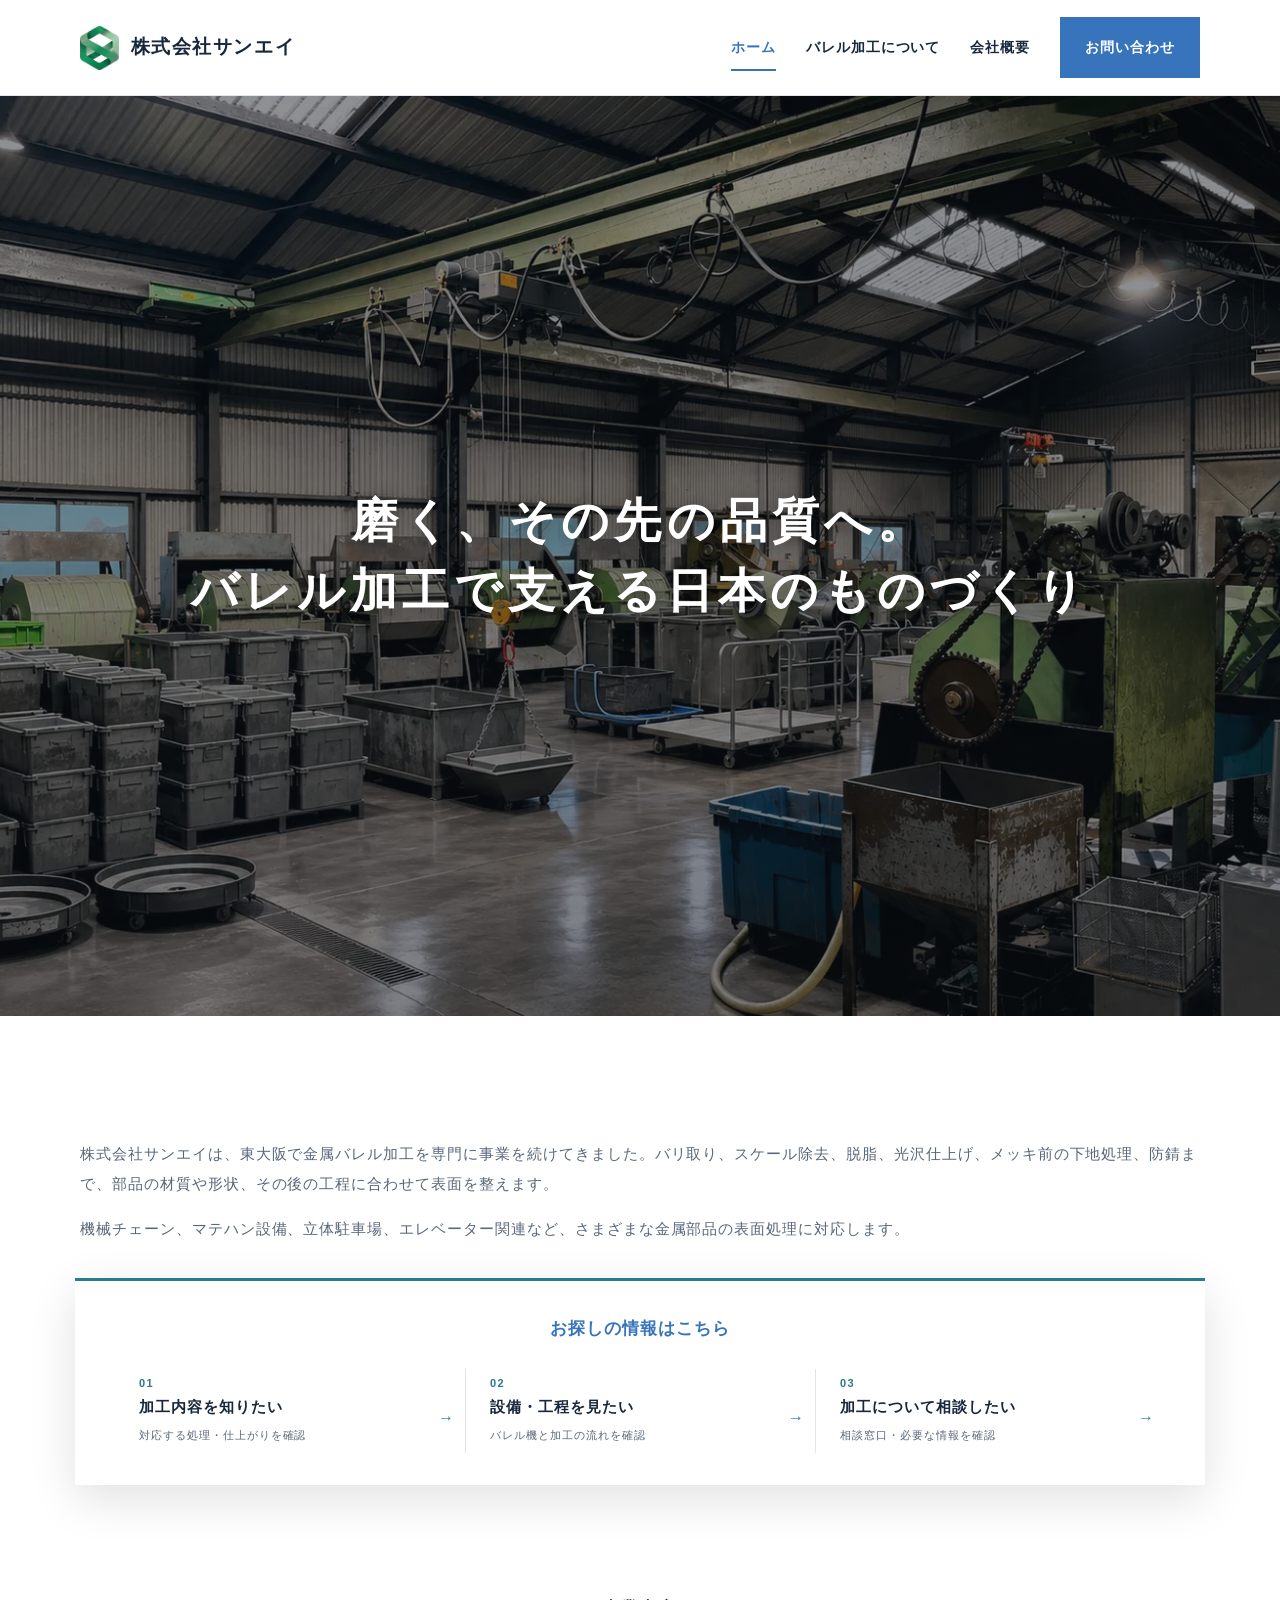
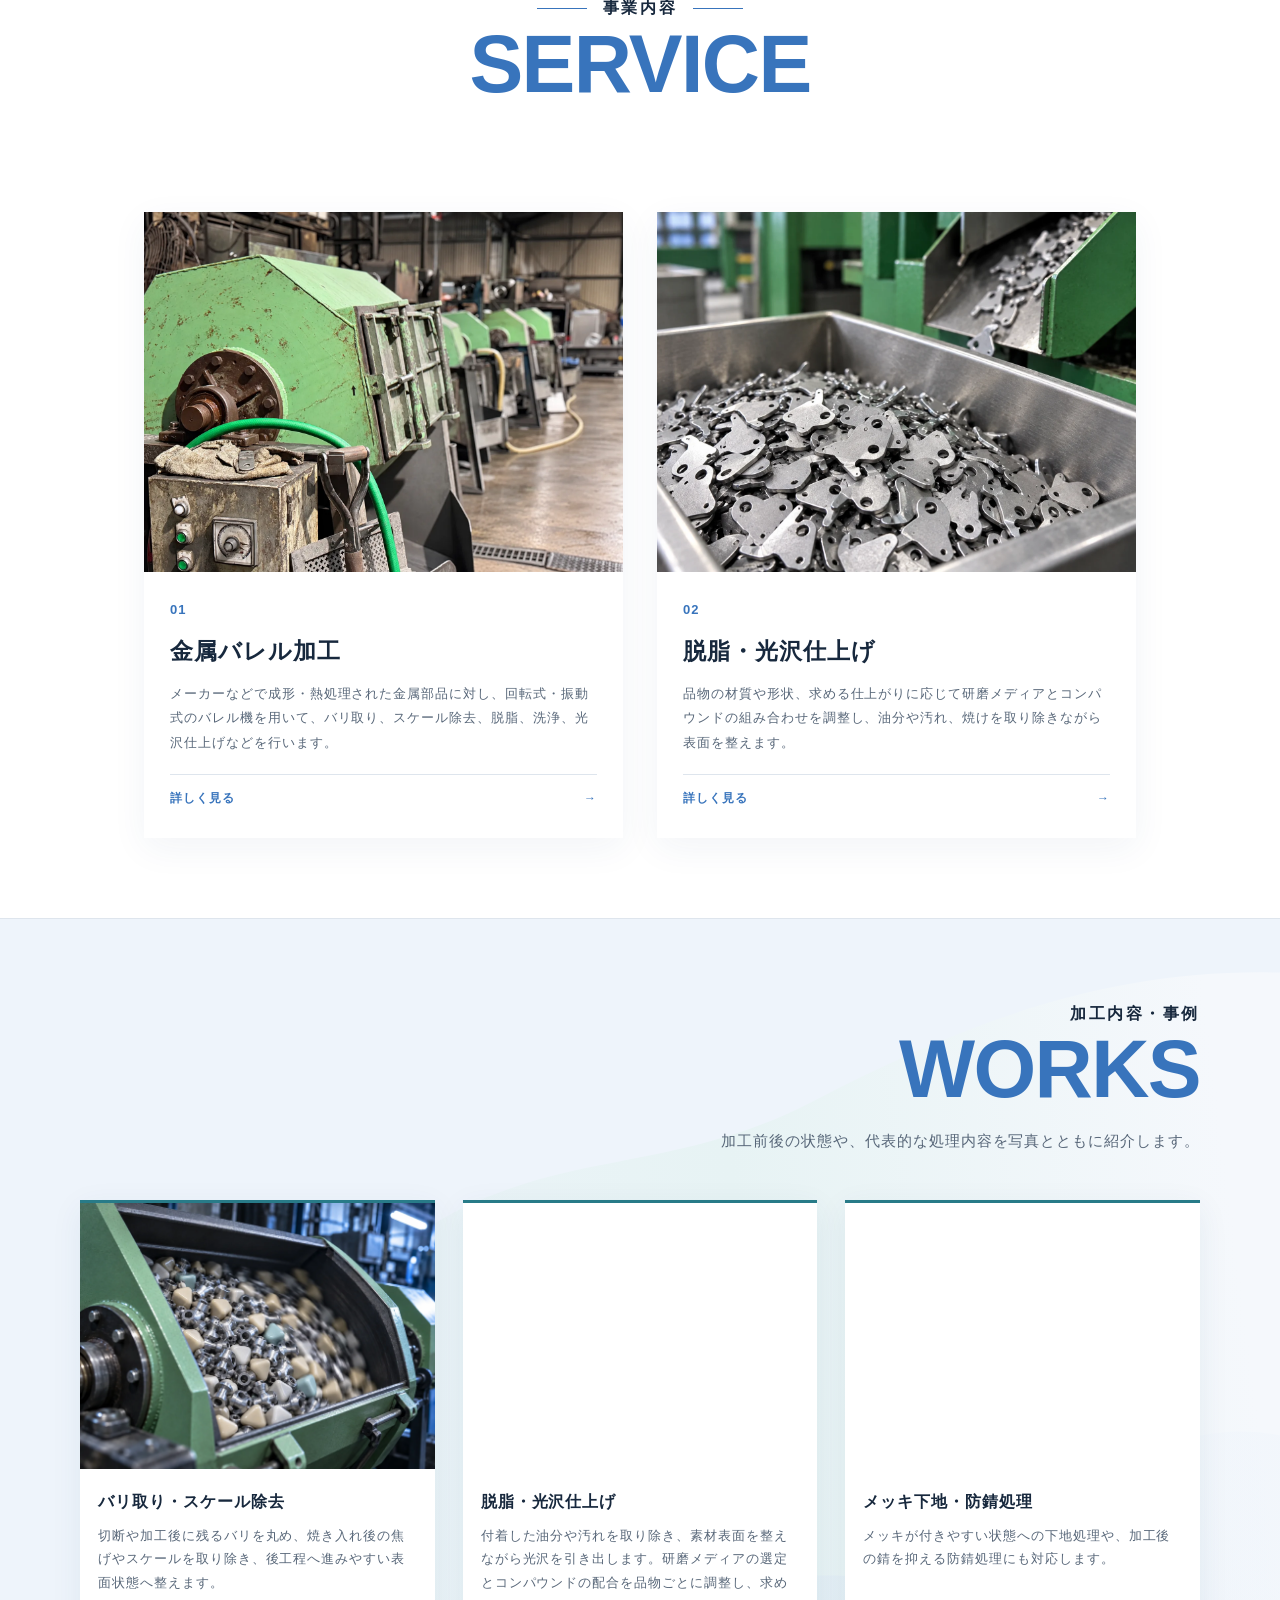
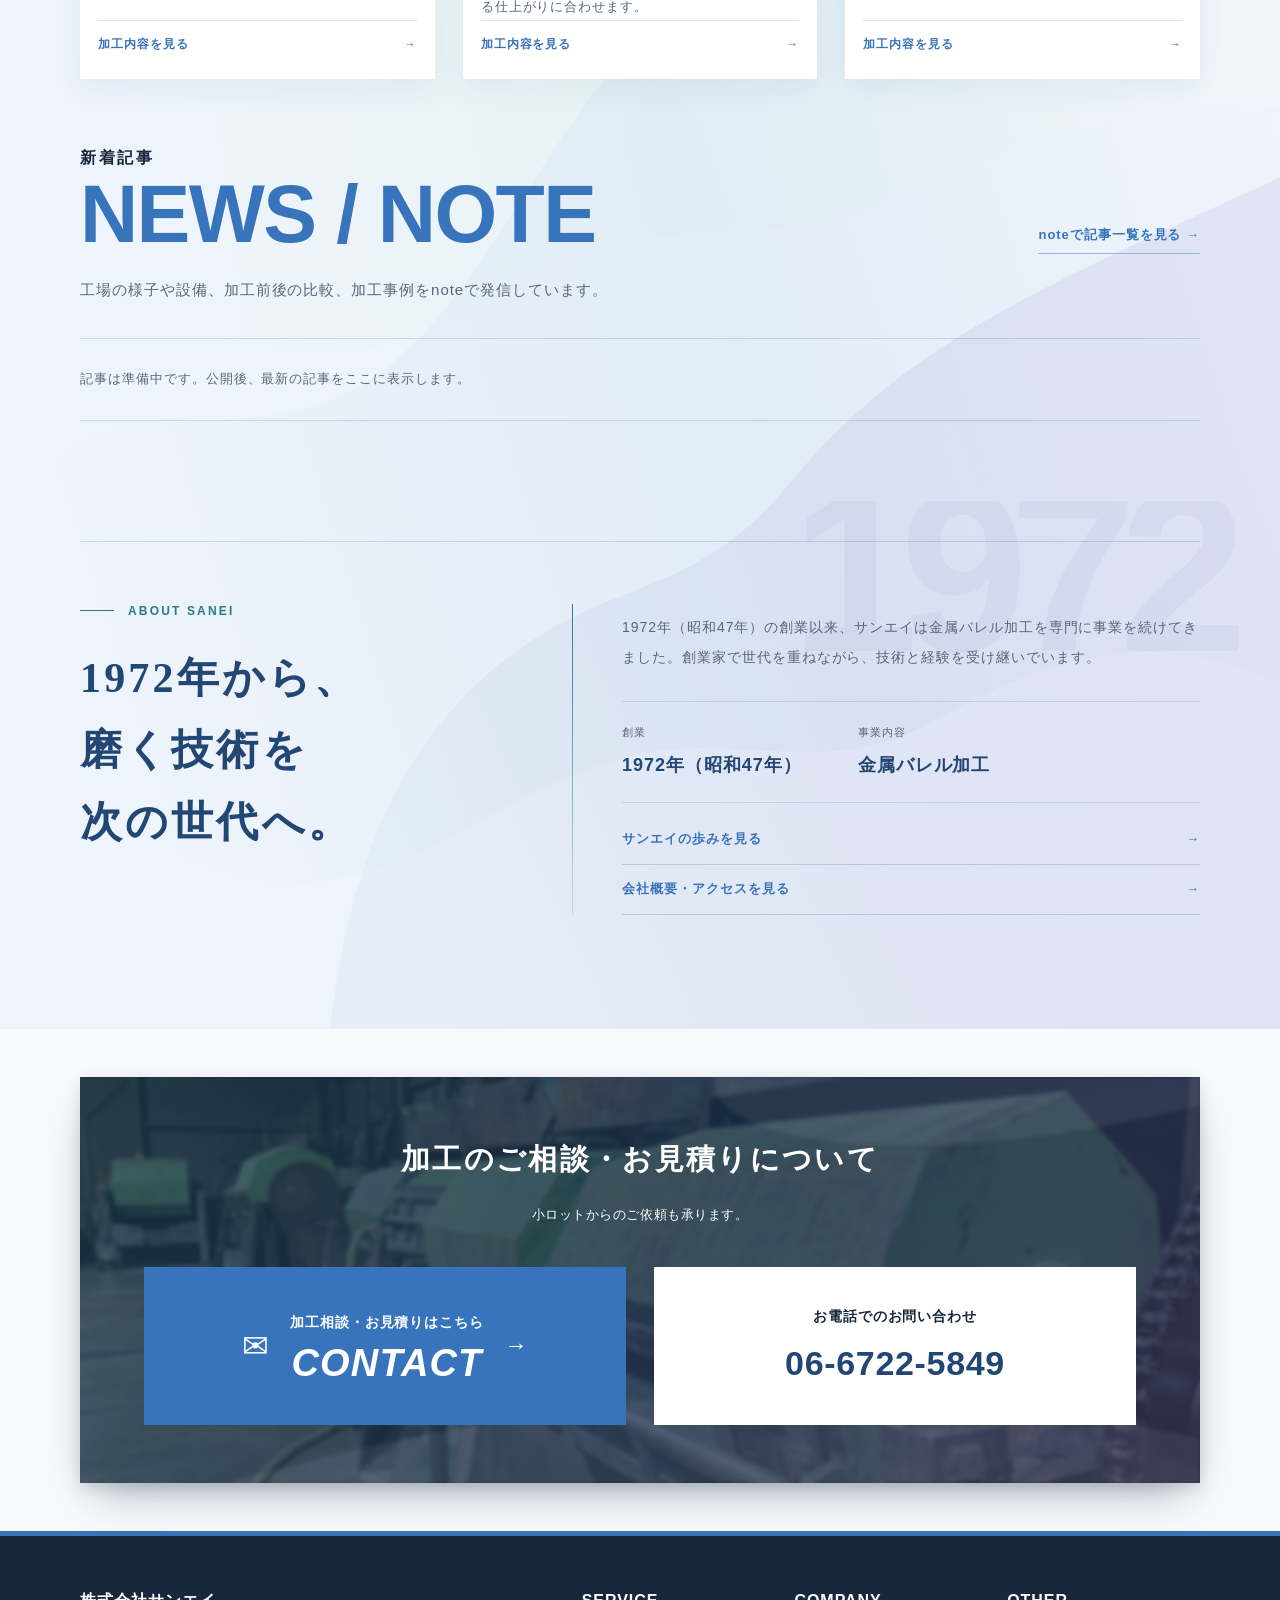
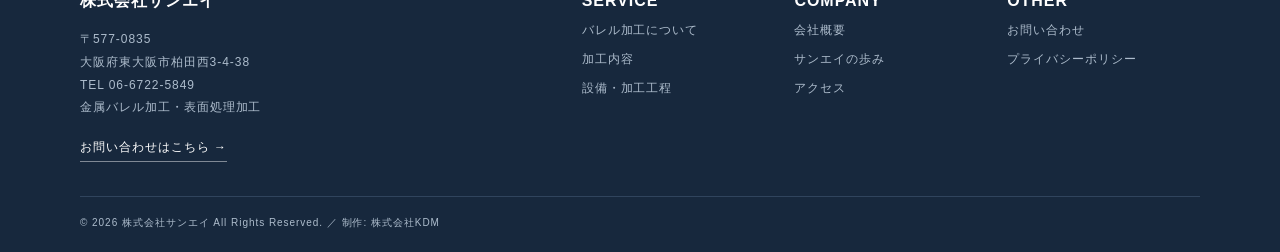
<file: index.html>
<!doctype html><html lang="ja"><head><meta charset="utf-8"><meta name="viewport" content="width=device-width,initial-scale=1"><title>金属バレル加工・表面処理加工｜株式会社サンエイ（東大阪市）</title><meta name="description" content="株式会社サンエイは大阪府東大阪市の金属バレル加工・表面処理加工の専門会社です。バリ取り、スケール除去、脱脂、光沢仕上げ、メッキ下地処理、防錆処理、小ロット加工に対応します。"><link rel="preload" as="image" href="assets/hero.webp" fetchpriority="high"><link rel="stylesheet" href="assets/style.css?v=analogous-2"><link rel="icon" type="image/png" sizes="32x32" href="assets/branding/favicon_32.png?v=20261014"><link rel="apple-touch-icon" href="assets/branding/apple-touch-icon.png?v=20261014"><link rel="canonical" href="https://sanei-barrel.jp/"><meta property="og:url" content="https://sanei-barrel.jp/"><meta property="og:type" content="website"><meta property="og:site_name" content="株式会社サンエイ"><meta property="og:title" content="金属バレル加工・表面処理加工｜株式会社サンエイ（東大阪市）"><meta property="og:description" content="株式会社サンエイは大阪府東大阪市の金属バレル加工・表面処理加工の専門会社です。バリ取り、スケール除去、脱脂、光沢仕上げ、メッキ下地処理、防錆処理、小ロット加工に対応します。"><meta property="og:image" content="https://sanei-barrel.jp/assets/branding/ogp_1200x630.jpg"><meta property="og:image:width" content="1200"><meta property="og:image:height" content="630"><meta property="og:image:alt" content="株式会社サンエイ 金属バレル加工・表面処理加工"><meta name="twitter:card" content="summary_large_image"><link rel="stylesheet" href="assets/site-photos.css"><link rel="stylesheet" href="assets/contact-banner.css?v=centered-2"><link rel="stylesheet" href="assets/section-flow.css?v=2"><link rel="stylesheet" href="assets/brand-refresh.css?v=3"><link rel="stylesheet" href="assets/detail-refinement.css?v=1"><link rel="stylesheet" href="assets/structure-refresh.css?v=4"><link rel="stylesheet" href="assets/page-links.css?v=1"><link rel="stylesheet" href="assets/history-minimal.css?v=1"><script type="application/ld+json">{"@context":"https://schema.org","@type":"LocalBusiness","name":"株式会社サンエイ","description":"金属バレル加工・表面処理加工","url":"https://sanei-barrel.jp/","telephone":"+81-6-6722-5849","address":{"@type":"PostalAddress","postalCode":"577-0835","addressRegion":"大阪府","addressLocality":"東大阪市","streetAddress":"柏田西3-4-38","addressCountry":"JP"}}</script><!-- Google tag (gtag.js) -->
<script async src="https://www.googletagmanager.com/gtag/js?id=G-ZFENM58V9M"></script>
<script>
  window.dataLayer = window.dataLayer || [];
  function gtag(){dataLayer.push(arguments);}
  gtag('js', new Date());
  gtag('config', 'G-ZFENM58V9M');
  /* kdm-seo-ops: contact events */
  document.addEventListener('click', function (e) {
    var a = e.target.closest && e.target.closest('a[href]');
    if (!a) return;
    var h = a.getAttribute('href') || '';
    if (h.indexOf('tel:') === 0) gtag('event', 'tel_click', { link_url: h });
    else if (h.indexOf('mailto:') === 0) gtag('event', 'mail_click', { link_url: h });
  });
</script>
<!-- Microsoft Clarity -->
<script type="text/javascript">(function(c,l,a,r,i,t,y){c[a]=c[a]||function(){(c[a].q=c[a].q||[]).push(arguments)};t=l.createElement(r);t.async=1;t.src="https://www.clarity.ms/tag/"+i;y=l.getElementsByTagName(r)[0];y.parentNode.insertBefore(t,y);})(window, document, "clarity", "script", "yz3lr91z5l");</script>
<meta name="google-site-verification" content="Rny-_pWPeeHc9Guai5tRI9XF5soAR_zS6R3fq7z-s_o" />
</head><body><header class="header"><div class="wrap"><a class="brand" href="index.html"><img src="assets/branding/sanei-mark.png?v=20261014" alt="" width="400" height="440"><span>株式会社サンエイ</span></a><nav class="nav"><a class="current" href="index.html">ホーム</a><a class="" href="barrel/">バレル加工について</a><a class="" href="company/">会社概要</a><a class="cta" href="contact/">お問い合わせ</a></nav><details class="mobile-menu"><summary aria-label="メニュー">☰</summary><nav><a href="index.html">ホーム</a><a href="barrel/">バレル加工について</a><a href="company/">会社概要</a><a href="contact/">お問い合わせ</a></nav></details></div></header>
<section class="hero" style="background-image:linear-gradient(rgba(12,18,24,.46),rgba(12,18,24,.52)),url('assets/hero.webp')"><div><h1><span class="heroLine">磨く、その先の品質へ。</span><span class="heroLine"><span class="heroPhrase">バレル加工で支える</span><span class="heroPhrase">日本のものづくり</span></span></h1></div></section>
<section class="section"><div class="wrap"><p class="bodyText">株式会社サンエイは、東大阪で金属バレル加工を専門に事業を続けてきました。バリ取り、スケール除去、脱脂、光沢仕上げ、メッキ前の下地処理、防錆まで、部品の材質や形状、その後の工程に合わせて表面を整えます。</p><p class="bodyText">機械チェーン、マテハン設備、立体駐車場、エレベーター関連など、さまざまな金属部品の表面処理に対応します。</p></div></section>
<section class="news purposeNav" aria-labelledby="purposeTitle"><h2 id="purposeTitle">お探しの情報はこちら</h2><div class="purposeLinks"><a href="barrel/#processing"><span class="purposeNum">01</span><strong>加工内容を知りたい</strong><span>対応する処理・仕上がりを確認</span><b aria-hidden="true">→</b></a><a href="barrel/#equipment"><span class="purposeNum">02</span><strong>設備・工程を見たい</strong><span>バレル機と加工の流れを確認</span><b aria-hidden="true">→</b></a><a href="contact/"><span class="purposeNum">03</span><strong>加工について相談したい</strong><span>相談窓口・必要な情報を確認</span><b aria-hidden="true">→</b></a></div></section>
<div class="flowSections"><picture class="flowSectionsBg" aria-hidden="true"><source media="(max-width:767px)" srcset="assets/sanei-flow-background-sp.svg?v=analogous-1"><img src="assets/sanei-flow-background-pc.svg?v=analogous-1" alt=""></picture><section class="section"><div class="wrap"><div class="heading center"><div class="ja">事業内容</div><div class="en">SERVICE</div></div><div class="serviceGrid"><article class="serviceCard"><img class="sitePhoto servicePhoto" src="assets/photos/01_service_barrel_factory.webp?v=20261015" width="1448" height="1086" loading="lazy" decoding="async" alt="回転式バレル加工設備"><div class="serviceBody"><span class="serviceNum">01</span><h3>金属バレル加工</h3><p>メーカーなどで成形・熱処理された金属部品に対し、回転式・振動式のバレル機を用いて、バリ取り、スケール除去、脱脂、洗浄、光沢仕上げなどを行います。</p><a class="cardDetail" href="barrel/">詳しく見る <span aria-hidden="true">→</span></a></div></article><article class="serviceCard"><img class="sitePhoto servicePhoto" src="assets/photos/05_process_parts_collection.webp" width="1448" height="1086" loading="lazy" decoding="async" alt="加工後の金属部品を回収する工程"><div class="serviceBody"><span class="serviceNum">02</span><h3>脱脂・光沢仕上げ</h3><p>品物の材質や形状、求める仕上がりに応じて研磨メディアとコンパウンドの組み合わせを調整し、油分や汚れ、焼けを取り除きながら表面を整えます。</p><a class="cardDetail" href="barrel/#processing">詳しく見る <span aria-hidden="true">→</span></a></div></article></div></div></section>
<div class="worksHistory"><section class="section off worksSection"><div class="wrap"><div class="heading right"><div class="ja">加工内容・事例</div><div class="en">WORKS</div><p class="lead" style="margin-left:auto">加工前後の状態や、代表的な処理内容を写真とともに紹介します。</p></div><div class="works"><article class="workCard"><img class="sitePhoto workPhoto" src="assets/photos/10_works_deburring.webp" width="1448" height="1086" loading="lazy" decoding="async" alt="回転式バレル機によるバリ取り・スケール除去工程"><div class="workBody"><h3>バリ取り・スケール除去</h3><p>切断や加工後に残るバリを丸め、焼き入れ後の焦げやスケールを取り除き、後工程へ進みやすい表面状態へ整えます。</p><a class="cardDetail" href="barrel/#processing">加工内容を見る <span aria-hidden="true">→</span></a></div></article><article class="workCard"><img class="sitePhoto workPhoto" src="assets/photos/11_works_polishing_inspection.webp?v=20260929" width="1448" height="1086" loading="lazy" decoding="async" alt="脱脂・光沢仕上げ後の金属部品を確認する様子"><div class="workBody"><h3>脱脂・光沢仕上げ</h3><p>付着した油分や汚れを取り除き、素材表面を整えながら光沢を引き出します。研磨メディアの選定とコンパウンドの配合を品物ごとに調整し、求める仕上がりに合わせます。</p><a class="cardDetail" href="barrel/#processing">加工内容を見る <span aria-hidden="true">→</span></a></div></article><article class="workCard"><img class="sitePhoto workPhoto" src="assets/photos/12_works_plating_rustproof.webp" width="1448" height="1086" loading="lazy" decoding="async" alt="メッキ下地・防錆処理後の金属部品"><div class="workBody"><h3>メッキ下地・防錆処理</h3><p>メッキが付きやすい状態への下地処理や、加工後の錆を抑える防錆処理にも対応します。</p><a class="cardDetail" href="barrel/#processing">加工内容を見る <span aria-hidden="true">→</span></a></div></article></div></div></section>
<section class="section instagramSection noteSection" aria-labelledby="noteTitle"><div class="wrap"><div class="noteHead"><div class="heading"><div class="ja">新着記事</div><div class="en" id="noteTitle">NEWS / NOTE</div></div><a class="noteMore" href="https://note.com/sanei_barrel" target="_blank" rel="noopener">noteで記事一覧を見る <span aria-hidden="true">→</span></a></div><p class="lead">工場の様子や設備、加工前後の比較、加工事例をnoteで発信しています。</p><ul class="noteList" data-note-feed="assets/note-feed.json" hidden></ul><p class="noteEmpty" data-note-empty hidden>記事は準備中です。公開後、最新の記事をここに表示します。</p></div></section>
<section class="historyBand historyEditorial historyMinimal" aria-labelledby="historyTitle"><div class="wrap historyLayout"><div class="historyIntro"><div class="historyEyebrow">ABOUT SANEI</div><h2 id="historyTitle">1972年から、<br>磨く技術を<br>次の世代へ。</h2></div><div class="historyStory"><p>1972年（昭和47年）の創業以来、サンエイは金属バレル加工を専門に事業を続けてきました。創業家で世代を重ねながら、技術と経験を受け継いでいます。</p><div class="historyFacts"><div><span>創業</span><strong>1972年（昭和47年）</strong></div><div><span>事業内容</span><strong>金属バレル加工</strong></div></div><a class="historyLink" href="company/#history">サンエイの歩みを見る <span aria-hidden="true">→</span></a><a class="historyLink companyOverviewLink" href="company/">会社概要・アクセスを見る <span aria-hidden="true">→</span></a></div></div></section></div></div>
<section class="contactBannerSection"><div class="wrap contactBanner contactFrame"><div class="bannerWaves" aria-hidden="true"><span class="bannerWave top"></span><span class="bannerWave back"></span><span class="bannerWave middle"></span></div><h2>加工のご相談・お見積りについて</h2><p class="bannerCopy">小ロットからのご依頼も承ります。</p><div class="contactFrameGrid"><a class="contactFrameMail" href="contact/"><span class="mailSymbol" aria-hidden="true">✉</span><span><small>加工相談・お見積りはこちら</small><strong>CONTACT</strong></span><span class="frameArrow" aria-hidden="true">→</span></a><a class="contactFramePhone" href="tel:0667225849" aria-label="電話で問い合わせる 06-6722-5849"><span>お電話でのお問い合わせ</span><strong>06-6722-5849</strong><small>タップして電話をかける</small></a></div></div></section>
<footer class="footer"><div class="wrap"><div class="footerTop"><div><strong>株式会社サンエイ</strong><p>〒577-0835<br>大阪府東大阪市柏田西3-4-38<br>TEL 06-6722-5849<br>金属バレル加工・表面処理加工</p><a class="footerContact" href="contact/">お問い合わせはこちら <span aria-hidden="true">→</span></a></div><nav class="footerNav"><div><strong>SERVICE</strong><a href="barrel/">バレル加工について</a><a href="barrel/#processing">加工内容</a><a href="barrel/#equipment">設備・加工工程</a></div><div><strong>COMPANY</strong><a href="company/">会社概要</a><a href="company/#history">サンエイの歩み</a><a href="company/#access">アクセス</a></div><div><strong>OTHER</strong><a href="contact/">お問い合わせ</a><a href="privacy/">プライバシーポリシー</a></div></nav></div><div class="copy">© 2026 株式会社サンエイ All Rights Reserved. ／ 制作: <a href="https://kdm-japan.com/" style="color:inherit">株式会社KDM</a></div></div></footer><script defer src="assets/note-feed.js?v=1"></script></body></html>
</file>
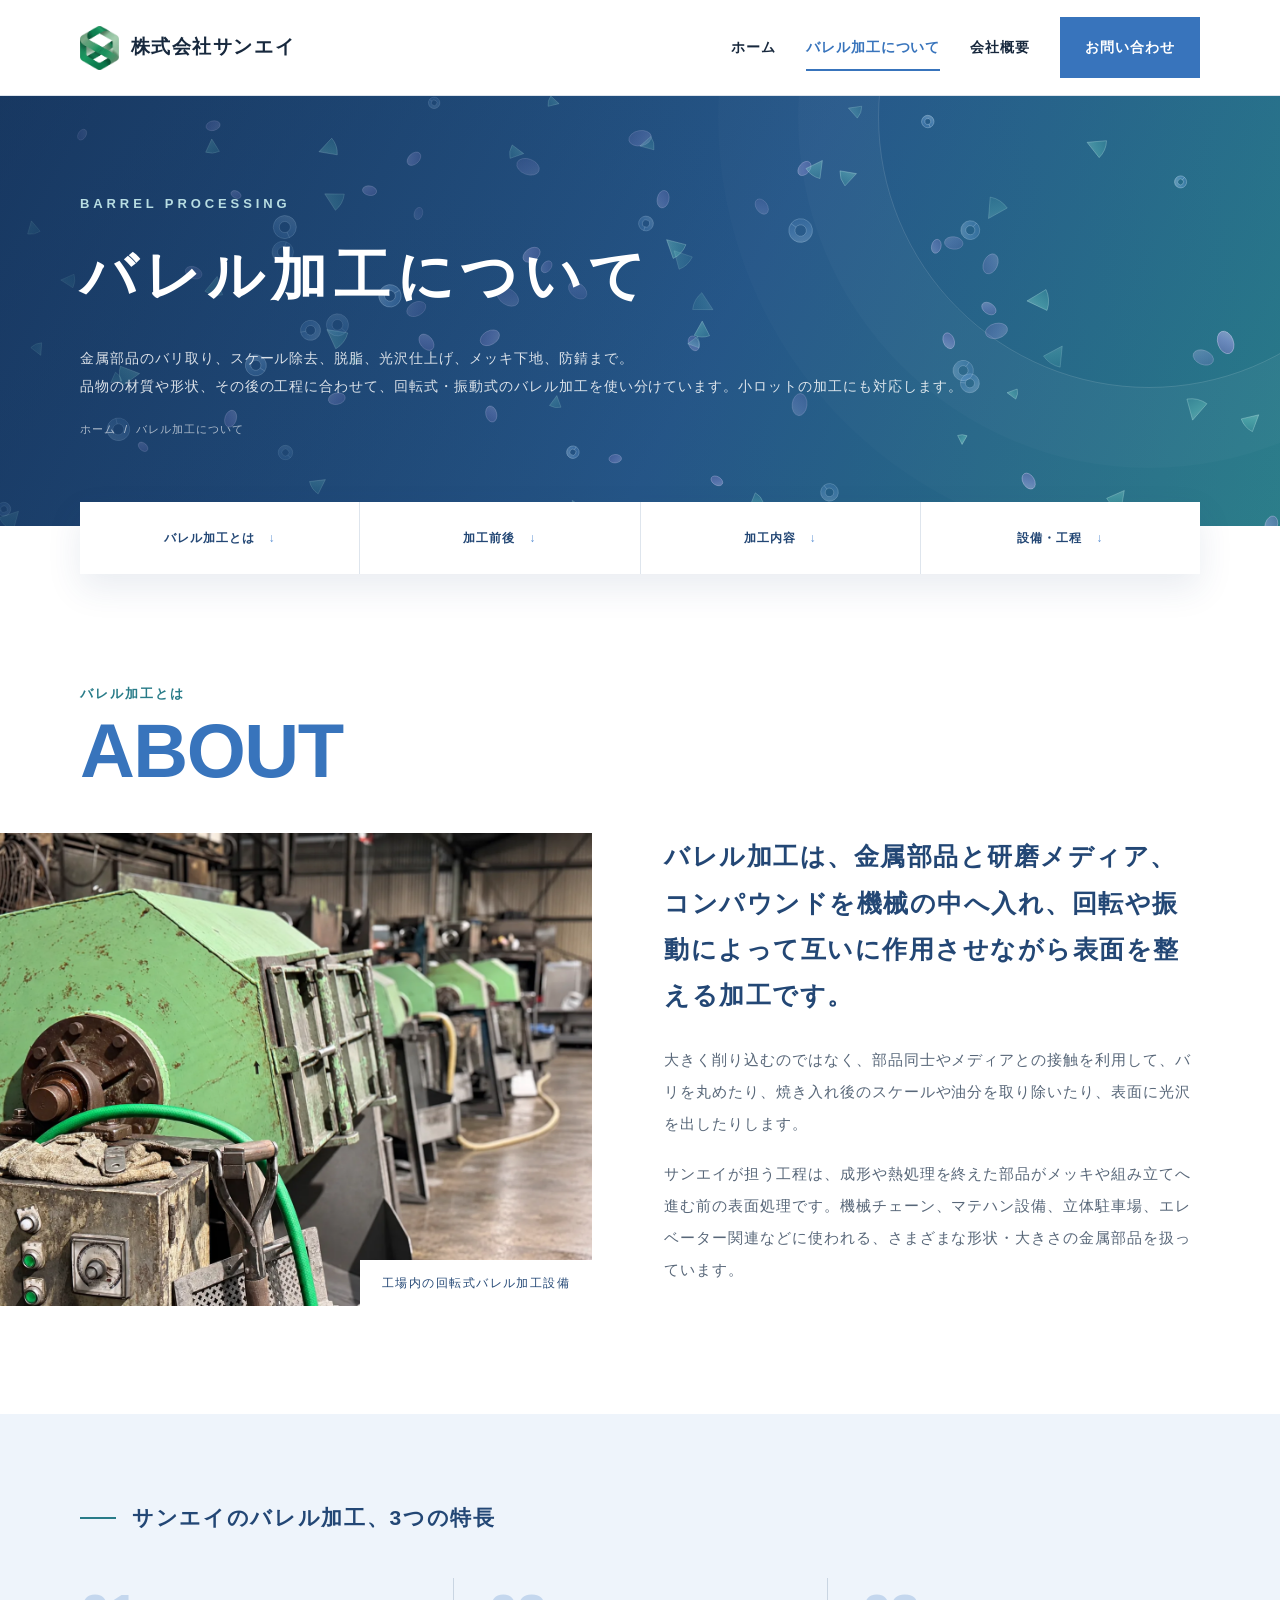
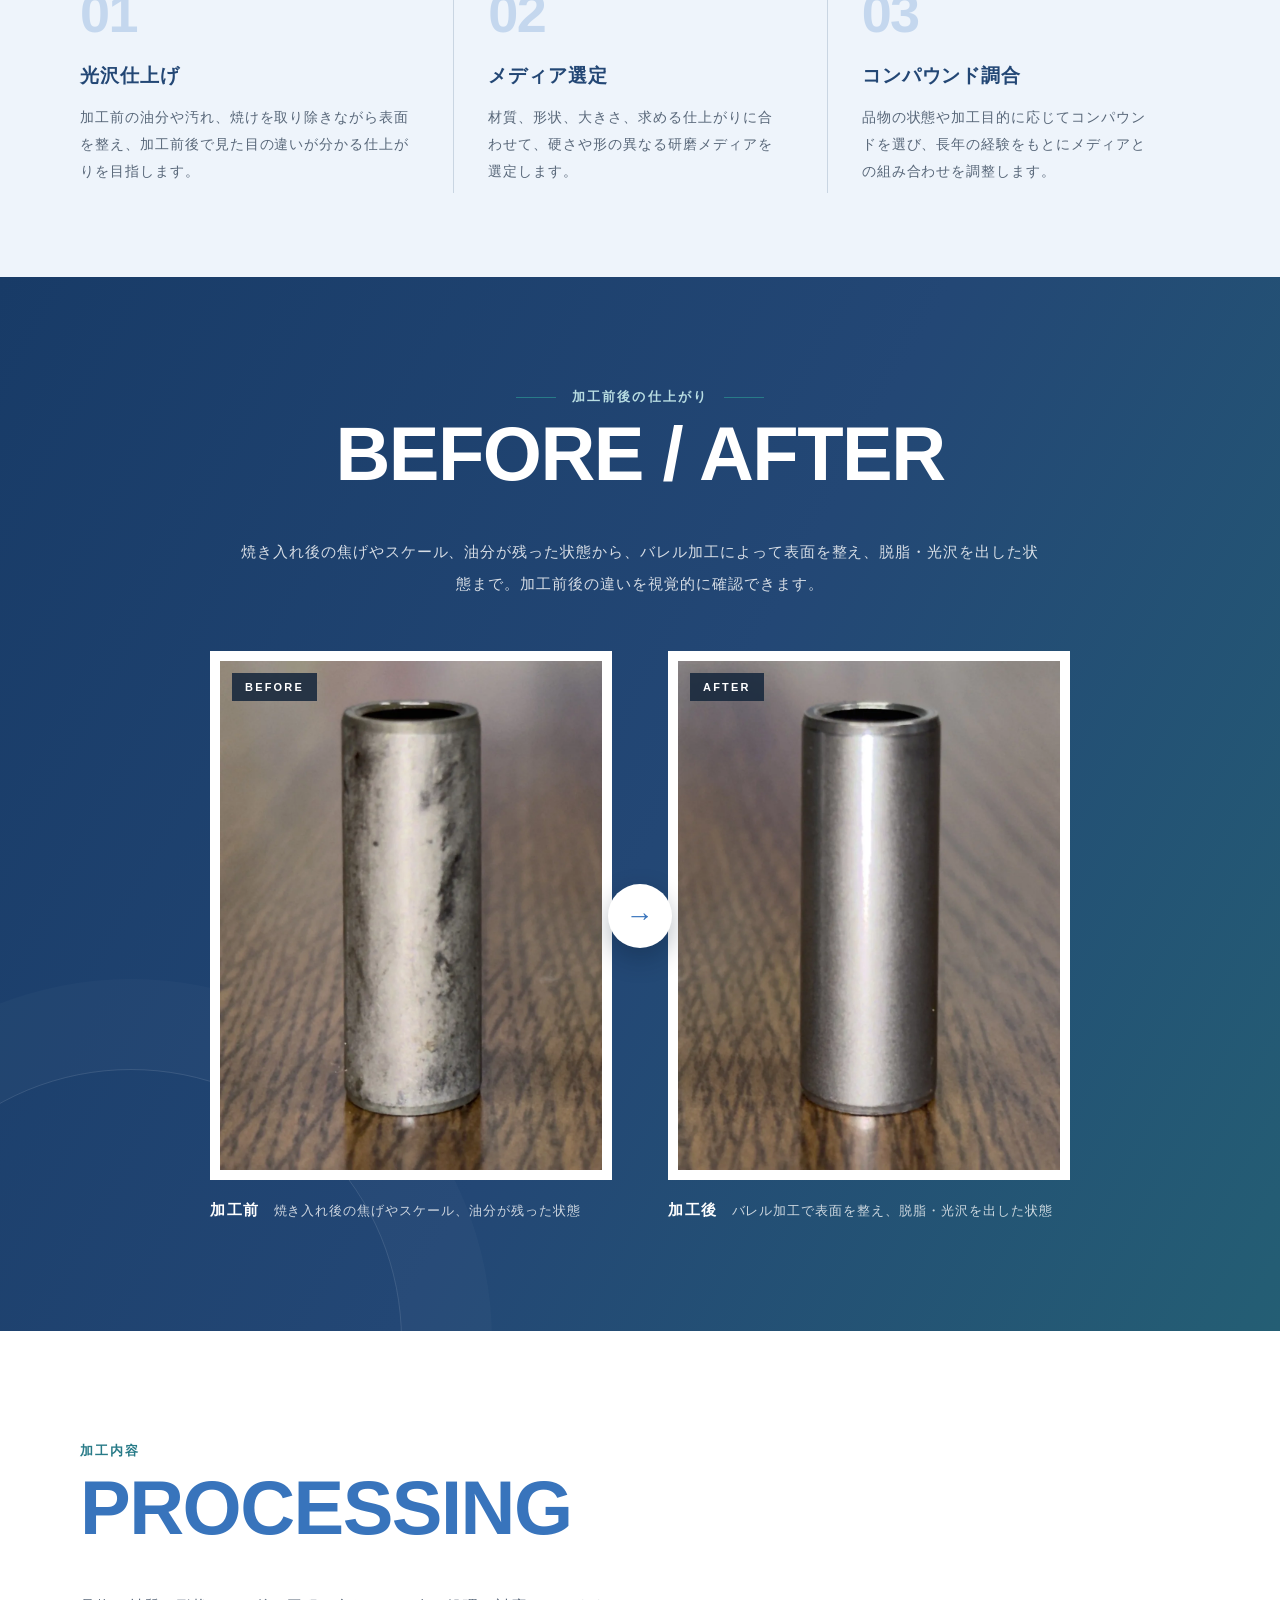
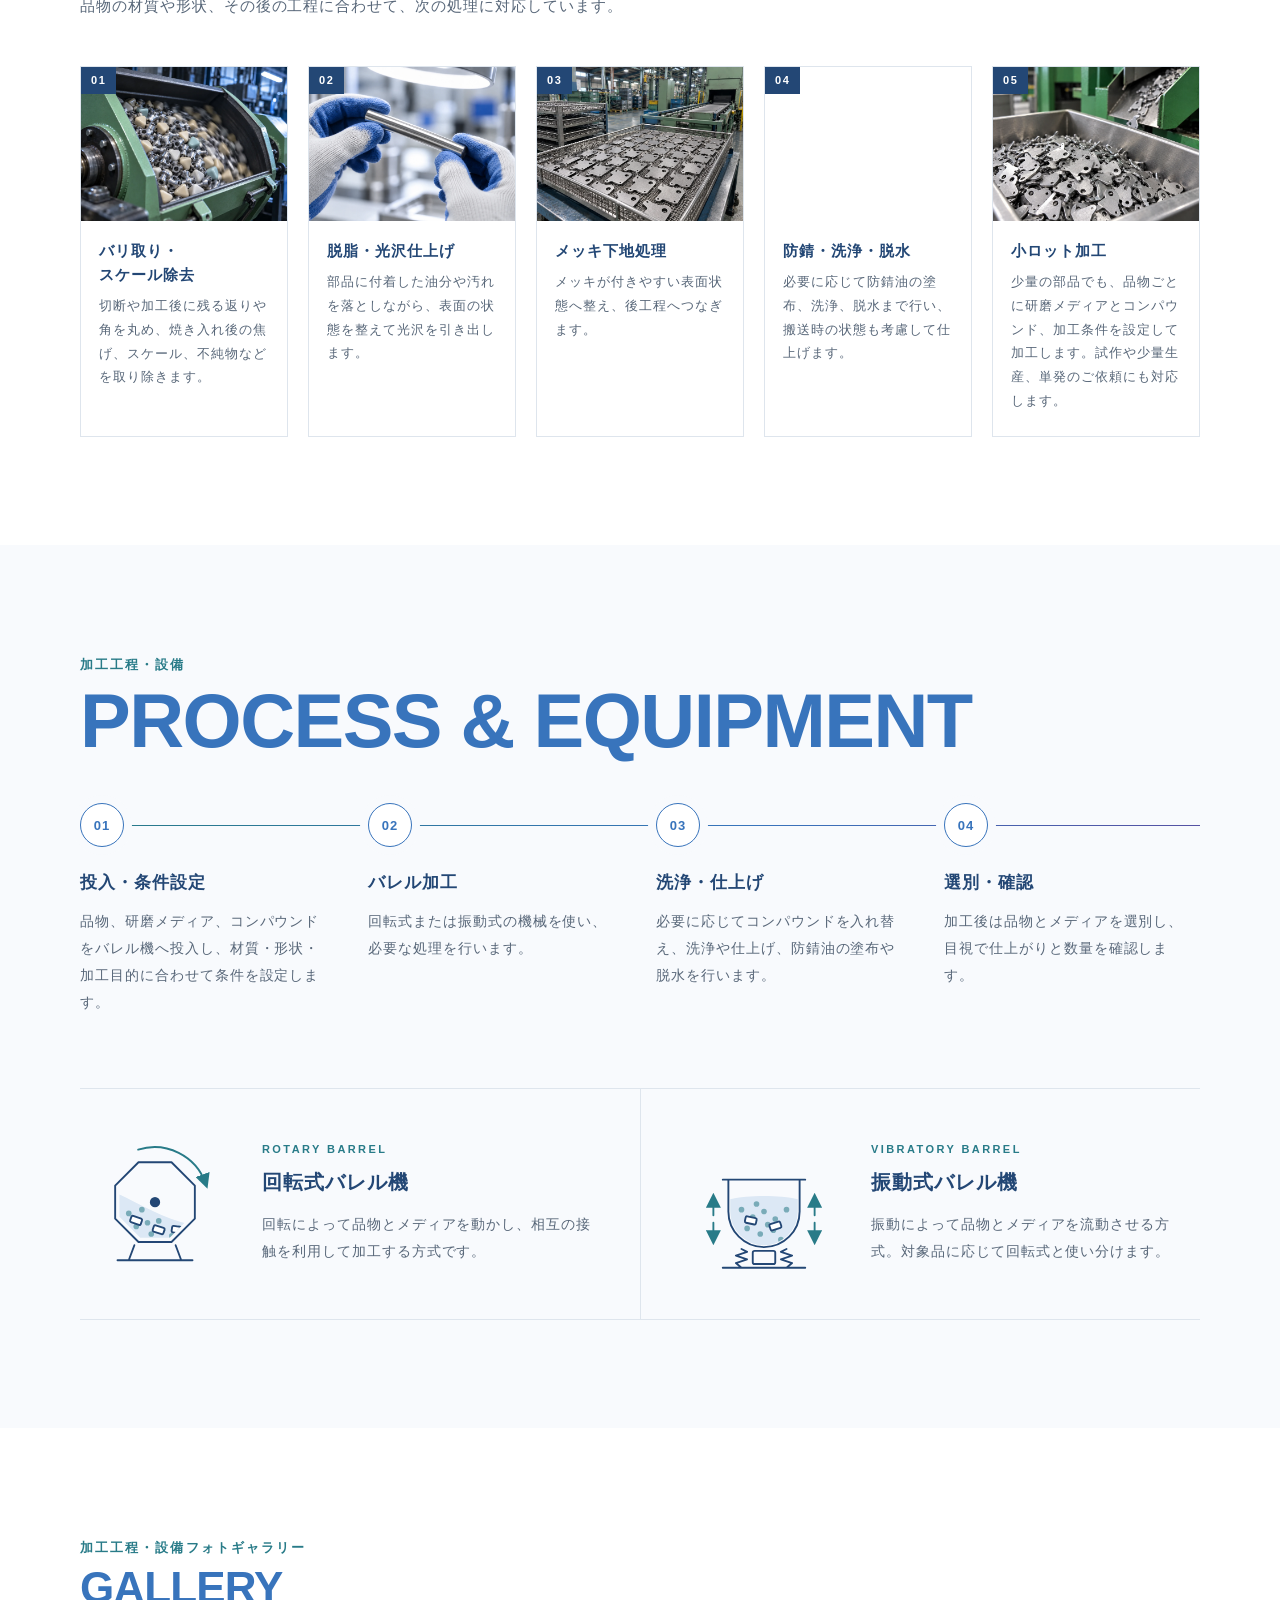
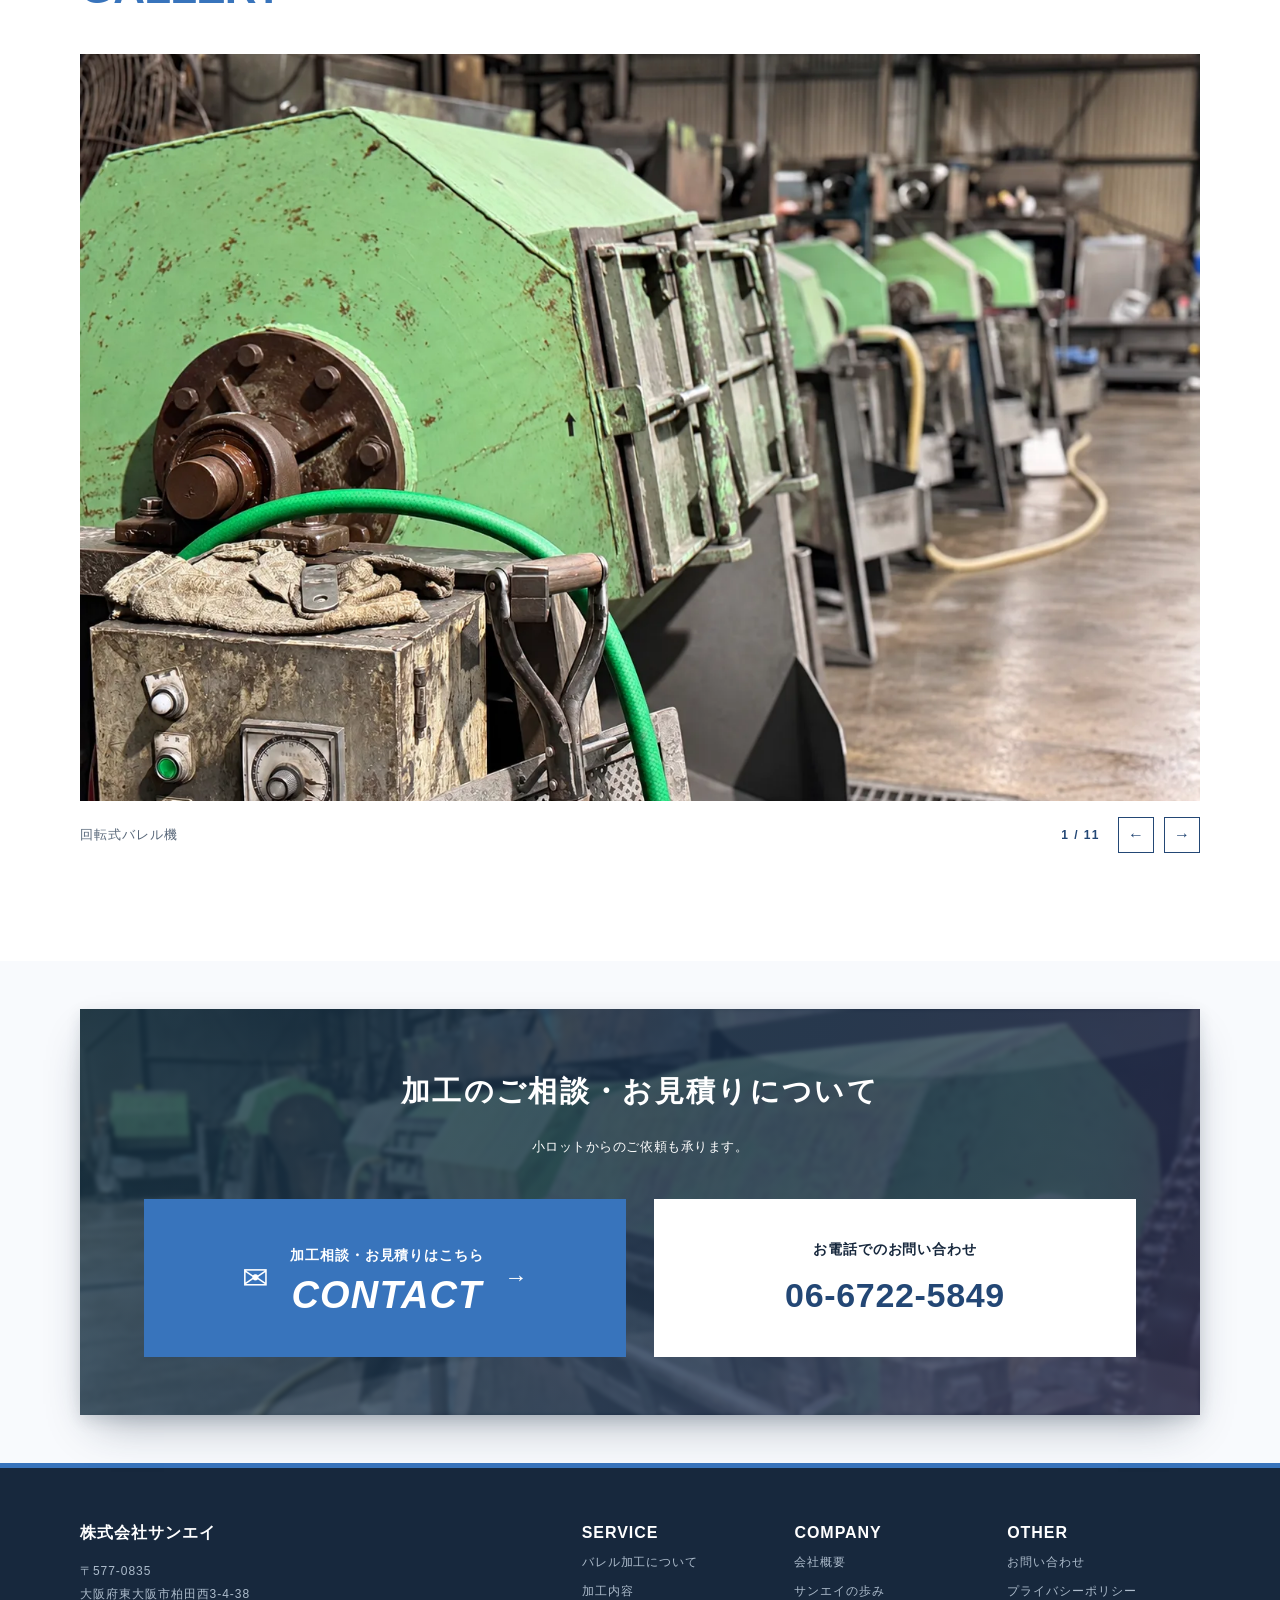
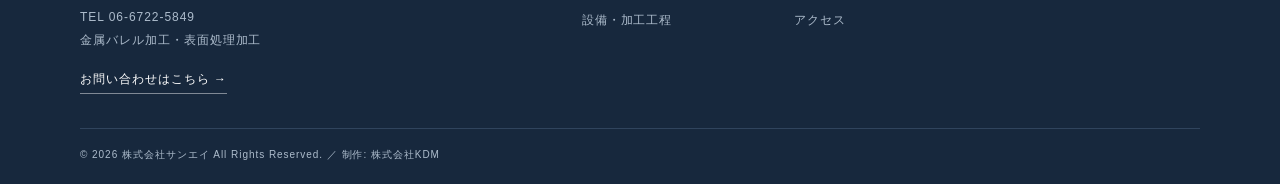
<file: barrel/index.html>
<!doctype html><html lang="ja"><head><meta charset="utf-8"><meta name="viewport" content="width=device-width,initial-scale=1"><title>バレル加工について｜バリ取り・脱脂・光沢仕上げ｜株式会社サンエイ</title><meta name="description" content="金属バレル加工の内容と工程をご紹介します。回転式・振動式バレル機によるバリ取り、スケール除去、脱脂、光沢仕上げ、メッキ下地処理、防錆処理、小ロット加工に対応。東大阪市の株式会社サンエイ。"><link rel="stylesheet" href="../assets/style.css?v=analogous-2"><link rel="stylesheet" href="../assets/barrel-motion.css"><script defer src="../assets/barrel-motion.js"></script><script defer src="../assets/gallery-slider.js?v=1"></script><link rel="icon" type="image/png" sizes="32x32" href="../assets/branding/favicon_32.png?v=20261014"><link rel="apple-touch-icon" href="../assets/branding/apple-touch-icon.png?v=20261014"><link rel="canonical" href="https://sanei-barrel.jp/barrel/"><meta property="og:url" content="https://sanei-barrel.jp/barrel/"><meta property="og:type" content="website"><meta property="og:site_name" content="株式会社サンエイ"><meta property="og:title" content="バレル加工について｜バリ取り・脱脂・光沢仕上げ｜株式会社サンエイ"><meta property="og:description" content="金属バレル加工の内容と工程をご紹介します。回転式・振動式バレル機によるバリ取り、スケール除去、脱脂、光沢仕上げ、メッキ下地処理、防錆処理、小ロット加工に対応。東大阪市の株式会社サンエイ。"><meta property="og:image" content="https://sanei-barrel.jp/assets/branding/ogp_1200x630.jpg"><meta property="og:image:width" content="1200"><meta property="og:image:height" content="630"><meta property="og:image:alt" content="株式会社サンエイ 金属バレル加工・表面処理加工"><meta name="twitter:card" content="summary_large_image"><link rel="stylesheet" href="../assets/site-photos.css"><link rel="stylesheet" href="../assets/contact-banner.css?v=centered-2"><link rel="stylesheet" href="../assets/section-flow.css?v=2"><link rel="stylesheet" href="../assets/brand-refresh.css?v=3"><link rel="stylesheet" href="../assets/detail-refinement.css?v=1"><link rel="stylesheet" href="../assets/structure-refresh.css?v=4"><link rel="stylesheet" href="../assets/page-links.css?v=1"><link rel="stylesheet" href="../assets/subpage-finish.css?v=1"><link rel="stylesheet" href="../assets/subpage-layout.css?v=5"><script type="application/ld+json">{"@context":"https://schema.org","@type":"BreadcrumbList","itemListElement":[{"@type":"ListItem","position":1,"name":"ホーム","item":"https://sanei-barrel.jp/"},{"@type":"ListItem","position":2,"name":"バレル加工について","item":"https://sanei-barrel.jp/barrel/"}]}</script><!-- Google tag (gtag.js) -->
<script async src="https://www.googletagmanager.com/gtag/js?id=G-ZFENM58V9M"></script>
<script>
  window.dataLayer = window.dataLayer || [];
  function gtag(){dataLayer.push(arguments);}
  gtag('js', new Date());
  gtag('config', 'G-ZFENM58V9M');
  /* kdm-seo-ops: contact events */
  document.addEventListener('click', function (e) {
    var a = e.target.closest && e.target.closest('a[href]');
    if (!a) return;
    var h = a.getAttribute('href') || '';
    if (h.indexOf('tel:') === 0) gtag('event', 'tel_click', { link_url: h });
    else if (h.indexOf('mailto:') === 0) gtag('event', 'mail_click', { link_url: h });
  });
</script>
<!-- Microsoft Clarity -->
<script type="text/javascript">(function(c,l,a,r,i,t,y){c[a]=c[a]||function(){(c[a].q=c[a].q||[]).push(arguments)};t=l.createElement(r);t.async=1;t.src="https://www.clarity.ms/tag/"+i;y=l.getElementsByTagName(r)[0];y.parentNode.insertBefore(t,y);})(window, document, "clarity", "script", "yz3lr91z5l");</script>
</head><body class="subpage barrelPage"><header class="header"><div class="wrap"><a class="brand" href="../index.html"><img src="../assets/branding/sanei-mark.png?v=20261014" alt="" width="400" height="440"><span>株式会社サンエイ</span></a><nav class="nav"><a class="" href="../index.html">ホーム</a><a class="current" href="../barrel/">バレル加工について</a><a class="" href="../company/">会社概要</a><a class="cta" href="../contact/">お問い合わせ</a></nav><details class="mobile-menu"><summary aria-label="メニュー">☰</summary><nav><a href="../index.html">ホーム</a><a href="../barrel/">バレル加工について</a><a href="../company/">会社概要</a><a href="../contact/">お問い合わせ</a></nav></details></div></header>
<section class="pageHero"><div class="wrap"><span class="en">BARREL PROCESSING</span><h1>バレル加工について</h1><p>金属部品のバリ取り、スケール除去、脱脂、光沢仕上げ、メッキ下地、防錆まで。<br class="pc">品物の材質や形状、その後の工程に合わせて、回転式・振動式のバレル加工を使い分けています。小ロットの加工にも対応します。</p><nav class="breadcrumb" aria-label="パンくずリスト"><a href="../index.html">ホーム</a> / <span>バレル加工について</span></nav></div></section><nav class="pageIndex wrap" aria-label="ページ内メニュー"><a href="#about">バレル加工とは</a><a href="#results">加工前後</a><a href="#processing">加工内容</a><a href="#equipment">設備・工程</a></nav>
<section id="about" class="section aboutEditorial">
<div class="wrap"><div class="heading"><div class="ja">バレル加工とは</div><div class="en">ABOUT</div></div></div>
<div class="aboutEditorialLayout">
<figure class="aboutEditorialPhoto"><img class="sitePhoto" src="../assets/photos/01_service_barrel_factory.webp?v=20261015" width="1448" height="1086" loading="lazy" decoding="async" alt="工場内の回転式バレル加工設備"><figcaption>工場内の回転式バレル加工設備</figcaption></figure>
<div class="aboutEditorialText">
<p class="leadText">バレル加工は、金属部品と研磨メディア、コンパウンドを機械の中へ入れ、回転や振動によって互いに作用させながら表面を整える加工です。</p>
<p class="bodyText">大きく削り込むのではなく、部品同士やメディアとの接触を利用して、バリを丸めたり、焼き入れ後のスケールや油分を取り除いたり、表面に光沢を出したりします。</p>
<p class="bodyText">サンエイが担う工程は、成形や熱処理を終えた部品がメッキや組み立てへ進む前の表面処理です。機械チェーン、マテハン設備、立体駐車場、エレベーター関連などに使われる、さまざまな形状・大きさの金属部品を扱っています。</p>
</div>
</div>
</section>
<section class="pointSection" aria-labelledby="pointTitle">
<div class="wrap">
<h2 id="pointTitle" class="bandTitle">サンエイのバレル加工、3つの特長</h2>
<div class="pointGrid">
<article class="point"><span class="num">01</span><h3>光沢仕上げ</h3><p>加工前の油分や汚れ、焼けを取り除きながら表面を整え、加工前後で見た目の違いが分かる仕上がりを目指します。</p></article>
<article class="point"><span class="num">02</span><h3>メディア選定</h3><p>材質、形状、大きさ、求める仕上がりに合わせて、硬さや形の異なる研磨メディアを選定します。</p></article>
<article class="point"><span class="num">03</span><h3>コンパウンド調合</h3><p>品物の状態や加工目的に応じてコンパウンドを選び、長年の経験をもとにメディアとの組み合わせを調整します。</p></article>
</div>
</div>
</section>
<section id="results" class="section resultDark">
<div class="wrap">
<div class="heading center"><div class="ja">加工前後の仕上がり</div><div class="en">BEFORE / AFTER</div></div>
<p class="lead center">焼き入れ後の焦げやスケール、油分が残った状態から、バレル加工によって表面を整え、脱脂・光沢を出した状態まで。加工前後の違いを視覚的に確認できます。</p>
</div>
<div class="wrapWide compare">
<figure class="compareItem"><div class="compareMedia" data-label="BEFORE"><img class="sitePhoto" src="../assets/photos/08_before.webp?v=20261014" width="1050" height="1400" loading="lazy" decoding="async" alt="バレル加工前の金属部品"></div><figcaption><strong>加工前</strong><span>焼き入れ後の焦げやスケール、油分が残った状態</span></figcaption></figure>
<figure class="compareItem"><div class="compareMedia" data-label="AFTER"><img class="sitePhoto" src="../assets/photos/09_after.webp?v=20261014" width="1050" height="1400" loading="lazy" decoding="async" alt="バレル加工後の金属部品"></div><figcaption><strong>加工後</strong><span>バレル加工で表面を整え、脱脂・光沢を出した状態</span></figcaption></figure>
</div>
</section>
<section id="processing" class="section processingSection">
<div class="wrap">
<div class="heading"><div class="ja">加工内容</div><div class="en">PROCESSING</div></div>
<p class="lead">品物の材質や形状、その後の工程に合わせて、次の処理に対応しています。</p>
<ol class="serviceRow">
<li class="serviceItem"><figure><img class="sitePhoto" src="../assets/photos/10_works_deburring.webp" width="1448" height="1086" loading="lazy" decoding="async" alt="回転式バレル機によるバリ取り・スケール除去工程"><span>01</span></figure><div class="serviceItemBody"><h3><span>バリ取り・</span><span>スケール除去</span></h3><p>切断や加工後に残る返りや角を丸め、焼き入れ後の焦げ、スケール、不純物などを取り除きます。</p></div></li>
<li class="serviceItem"><figure><img class="sitePhoto" src="../assets/photos/11_works_polishing_inspection.webp?v=20260929" width="1448" height="1086" loading="lazy" decoding="async" alt="脱脂・光沢仕上げ後の金属部品を確認する様子"><span>02</span></figure><div class="serviceItemBody"><h3><span>脱脂・</span><span>光沢仕上げ</span></h3><p>部品に付着した油分や汚れを落としながら、表面の状態を整えて光沢を引き出します。</p></div></li>
<li class="serviceItem"><figure><img class="sitePhoto" src="../assets/photos/12_works_plating_rustproof.webp" width="1448" height="1086" loading="lazy" decoding="async" alt="メッキ下地・防錆処理後の金属部品"><span>03</span></figure><div class="serviceItemBody"><h3>メッキ下地処理</h3><p>メッキが付きやすい表面状態へ整え、後工程へつなぎます。</p></div></li>
<li class="serviceItem"><figure><img class="sitePhoto" src="../assets/photos/13_parts_finished.webp" width="1448" height="1086" loading="lazy" decoding="async" alt="バレル加工後の金属部品"><span>04</span></figure><div class="serviceItemBody"><h3><span>防錆・</span><span>洗浄・</span><span>脱水</span></h3><p>必要に応じて防錆油の塗布、洗浄、脱水まで行い、搬送時の状態も考慮して仕上げます。</p></div></li>
<li class="serviceItem"><figure><img class="sitePhoto" src="../assets/photos/05_process_parts_collection.webp" width="1448" height="1086" loading="lazy" decoding="async" alt="加工された金属部品の回収工程"><span>05</span></figure><div class="serviceItemBody"><h3>小ロット加工</h3><p>少量の部品でも、品物ごとに研磨メディアとコンパウンド、加工条件を設定して加工します。試作や少量生産、単発のご依頼にも対応します。</p></div></li>
</ol>
</div>
</section>
<section id="equipment" class="section off processSection">
<div class="wrap">
<div class="heading"><div class="ja">加工工程・設備</div><div class="en">PROCESS &amp; EQUIPMENT</div></div>
<ol class="stepFlow">
<li><span class="stepNum">01</span><b>投入・条件設定</b><p>品物、研磨メディア、コンパウンドをバレル機へ投入し、材質・形状・加工目的に合わせて条件を設定します。</p></li>
<li><span class="stepNum">02</span><b>バレル加工</b><p>回転式または振動式の機械を使い、必要な処理を行います。</p></li>
<li><span class="stepNum">03</span><b>洗浄・仕上げ</b><p>必要に応じてコンパウンドを入れ替え、洗浄や仕上げ、防錆油の塗布や脱水を行います。</p></li>
<li><span class="stepNum">04</span><b>選別・確認</b><p>加工後は品物とメディアを選別し、目視で仕上がりと数量を確認します。</p></li>
</ol>
<div class="machineGrid">
<article class="machine"><div class="machineIcon"><svg viewBox="0 0 160 160" xmlns="http://www.w3.org/2000/svg" fill="none" stroke="currentColor" stroke-width="2" stroke-linecap="round" stroke-linejoin="round" aria-hidden="true"><defs><clipPath id="rotDrum"><path d="M117.9 93.7 95.7 115.9 64.3 115.9 42.1 93.7 42.1 62.3 64.3 40.1 95.7 40.1 117.9 62.3Z"/></clipPath><marker id="rotArrow" orient="auto" markerWidth="8" markerHeight="8" refX="5" refY="4"><path d="M0 0 8 4 0 8Z" fill="#287B88" stroke="none"/></marker></defs><path d="M58 124 52 140M102 124l6 16M40 140h80"/><g clip-path="url(#rotDrum)"><path d="M28 64C56 74 90 100 132 104v26H28Z" fill="#DCE8F5" stroke="none"/><g fill="#287B88" fill-opacity=".55" stroke="none"><circle cx="52" cy="90" r="3"/><circle cx="60" cy="104" r="3"/><circle cx="72" cy="100" r="3"/><circle cx="76" cy="112" r="3"/><circle cx="88" cy="108" r="3"/><circle cx="98" cy="114" r="3"/><circle cx="106" cy="106" r="3"/><circle cx="112" cy="114" r="3"/><circle cx="66" cy="86" r="3"/><circle cx="84" cy="98" r="3"/></g><g fill="#fff"><rect x="54" y="94" width="12" height="7" rx="1.5" transform="rotate(20 60 97)"/><rect x="78" y="104" width="12" height="7" rx="1.5" transform="rotate(18 84 107)"/><rect x="98" y="104" width="12" height="7" rx="1.5" transform="rotate(8 104 107)"/></g></g><path d="M122.5 95.6 97.6 120.5 62.4 120.5 37.5 95.6 37.5 60.4 62.4 35.5 97.6 35.5 122.5 60.4Z"/><circle cx="80" cy="78" r="4.5" fill="currentColor"/><path d="M62 22A58 58 0 0 1 134 58" stroke="#287B88" marker-end="url(#rotArrow)"/></svg></div><div class="machineText"><span class="machineEn">ROTARY BARREL</span><h3>回転式バレル機</h3><p>回転によって品物とメディアを動かし、相互の接触を利用して加工する方式です。</p></div></article>
<article class="machine"><div class="machineIcon"><svg viewBox="0 0 160 160" xmlns="http://www.w3.org/2000/svg" fill="none" stroke="currentColor" stroke-width="2" stroke-linecap="round" stroke-linejoin="round" aria-hidden="true"><defs><clipPath id="vibBowl"><path d="M44 58v30a36 36 0 0 0 72 0V58Z"/></clipPath><marker id="vibArrow" orient="auto" markerWidth="8" markerHeight="8" refX="5" refY="4"><path d="M0 0 8 4 0 8Z" fill="#287B88" stroke="none"/></marker></defs><g clip-path="url(#vibBowl)"><path d="M40 76c20-6 60-6 80 0v54H40Z" fill="#DCE8F5" stroke="none"/><g fill="#287B88" fill-opacity=".55" stroke="none"><circle cx="56" cy="86" r="3"/><circle cx="68" cy="94" r="3"/><circle cx="80" cy="88" r="3"/><circle cx="92" cy="96" r="3"/><circle cx="104" cy="86" r="3"/><circle cx="62" cy="106" r="3"/><circle cx="76" cy="112" r="3"/><circle cx="90" cy="108" r="3"/><circle cx="98" cy="118" r="3"/><circle cx="72" cy="80" r="3"/><circle cx="84" cy="102" r="3"/></g><g fill="#fff"><rect x="60" y="94" width="12" height="7" rx="1.5" transform="rotate(12 66 97)"/><rect x="86" y="100" width="12" height="7" rx="1.5" transform="rotate(-18 92 103)"/></g></g><path d="M42 54v34a38 38 0 0 0 76 0V54M36 54h88"/><rect x="68" y="130" width="24" height="14" rx="2"/><path d="M56 128l6 3-12 4 12 4-12 4 6 5M104 128l-6 3 12 4-12 4 12 4-6 5M36 148h88"/><g stroke="#287B88" marker-end="url(#vibArrow)"><path d="M26 92V74"/><path d="M26 100v18"/><path d="M134 92V74"/><path d="M134 100v18"/></g></svg></div><div class="machineText"><span class="machineEn">VIBRATORY BARREL</span><h3>振動式バレル機</h3><p>振動によって品物とメディアを流動させる方式。対象品に応じて回転式と使い分けます。</p></div></article>
</div>
</div>
</section>
<section class="section gallerySection">
<div class="wrap">
<div class="heading"><div class="ja">加工工程・設備フォトギャラリー</div><div class="en compact">GALLERY</div></div>
<div class="slider" data-slider>
<div class="sliderTrack" tabindex="0" aria-label="フォトギャラリー（左右キーで切り替え）">
<figure class="slide"><img class="sitePhoto" src="../assets/photos/01_service_barrel_factory.webp?v=20261015" width="1448" height="1086" loading="lazy" decoding="async" alt="回転式バレル機と操作盤"><figcaption>回転式バレル機</figcaption></figure>
<figure class="slide"><img class="sitePhoto" src="../assets/photos/06_factory_processing_line.webp?v=20261015" width="1448" height="1086" loading="lazy" decoding="async" alt="回転式バレル機が並ぶ工場内"><figcaption>工場内</figcaption></figure>
<figure class="slide"><img class="sitePhoto" src="../assets/photos/g02_barrel_machines.webp?v=20261015" width="1448" height="1086" loading="lazy" decoding="async" alt="バレル加工機"><figcaption>バレル加工機</figcaption></figure>
<figure class="slide"><img class="sitePhoto" src="../assets/photos/g01_barrel_opening.webp?v=20261015" width="1448" height="1086" loading="lazy" decoding="async" alt="回転式バレル機の投入口"><figcaption>投入口</figcaption></figure>
<figure class="slide"><img class="sitePhoto" src="../assets/photos/g05_hex_barrel.webp?v=20261015" width="1448" height="1086" loading="lazy" decoding="async" alt="六角形のバレル槽"><figcaption>バレル槽</figcaption></figure>
<figure class="slide"><img class="sitePhoto" src="../assets/photos/g03_vibratory_barrels.webp?v=20261015" width="1448" height="1086" loading="lazy" decoding="async" alt="振動式バレル機"><figcaption>振動式バレル機</figcaption></figure>
<figure class="slide"><img class="sitePhoto" src="../assets/photos/g04_vibratory_tub.webp?v=20261015" width="1448" height="1086" loading="lazy" decoding="async" alt="振動式バレル機の槽とメディア"><figcaption>振動式バレル機の槽</figcaption></figure>
<figure class="slide"><img class="sitePhoto" src="../assets/photos/02_service_polishing_media.webp?v=20261015" width="1448" height="1086" loading="lazy" decoding="async" alt="研磨メディア"><figcaption>研磨メディア</figcaption></figure>
<figure class="slide"><img class="sitePhoto" src="../assets/photos/03_company_exterior.webp?v=20261015" width="1448" height="1086" loading="lazy" decoding="async" alt="株式会社サンエイの工場外観"><figcaption>工場外観</figcaption></figure>
<figure class="slide"><img class="sitePhoto" src="../assets/photos/10_works_deburring.webp?v=20261015" width="1448" height="1086" loading="lazy" decoding="async" alt="回転式バレル機によるバリ取り・スケール除去工程"><figcaption>バリ取り・スケール除去</figcaption></figure>
<figure class="slide"><img class="sitePhoto" src="../assets/photos/11_works_polishing_inspection.webp?v=20261015" width="1448" height="1086" loading="lazy" decoding="async" alt="脱脂・光沢仕上げ後の金属部品を確認する様子"><figcaption>仕上がりの確認</figcaption></figure>
</div>
<div class="sliderBar"><span class="sliderCount"><span data-current>1</span> / 11</span><button type="button" class="sliderBtn" data-prev aria-label="前の写真">←</button><button type="button" class="sliderBtn" data-next aria-label="次の写真">→</button></div>
</div>
</div>
</section>
<section class="contactBannerSection"><div class="wrap contactBanner contactFrame"><div class="bannerWaves" aria-hidden="true"><span class="bannerWave top"></span><span class="bannerWave back"></span><span class="bannerWave middle"></span></div><h2>加工のご相談・お見積りについて</h2><p class="bannerCopy">小ロットからのご依頼も承ります。</p><div class="contactFrameGrid"><a class="contactFrameMail" href="../contact/"><span class="mailSymbol" aria-hidden="true">✉</span><span><small>加工相談・お見積りはこちら</small><strong>CONTACT</strong></span><span class="frameArrow" aria-hidden="true">→</span></a><a class="contactFramePhone" href="tel:0667225849" aria-label="電話で問い合わせる 06-6722-5849"><span>お電話でのお問い合わせ</span><strong>06-6722-5849</strong><small>タップして電話をかける</small></a></div></div></section>
<footer class="footer"><div class="wrap"><div class="footerTop"><div><strong>株式会社サンエイ</strong><p>〒577-0835<br>大阪府東大阪市柏田西3-4-38<br>TEL 06-6722-5849<br>金属バレル加工・表面処理加工</p><a class="footerContact" href="../contact/">お問い合わせはこちら <span aria-hidden="true">→</span></a></div><nav class="footerNav"><div><strong>SERVICE</strong><a href="../barrel/">バレル加工について</a><a href="../barrel/#processing">加工内容</a><a href="../barrel/#equipment">設備・加工工程</a></div><div><strong>COMPANY</strong><a href="../company/">会社概要</a><a href="../company/#history">サンエイの歩み</a><a href="../company/#access">アクセス</a></div><div><strong>OTHER</strong><a href="../contact/">お問い合わせ</a><a href="../privacy/">プライバシーポリシー</a></div></nav></div><div class="copy">© 2026 株式会社サンエイ All Rights Reserved. ／ 制作: <a href="https://kdm-japan.com/" style="color:inherit">株式会社KDM</a></div></div></footer></body></html>
</file>
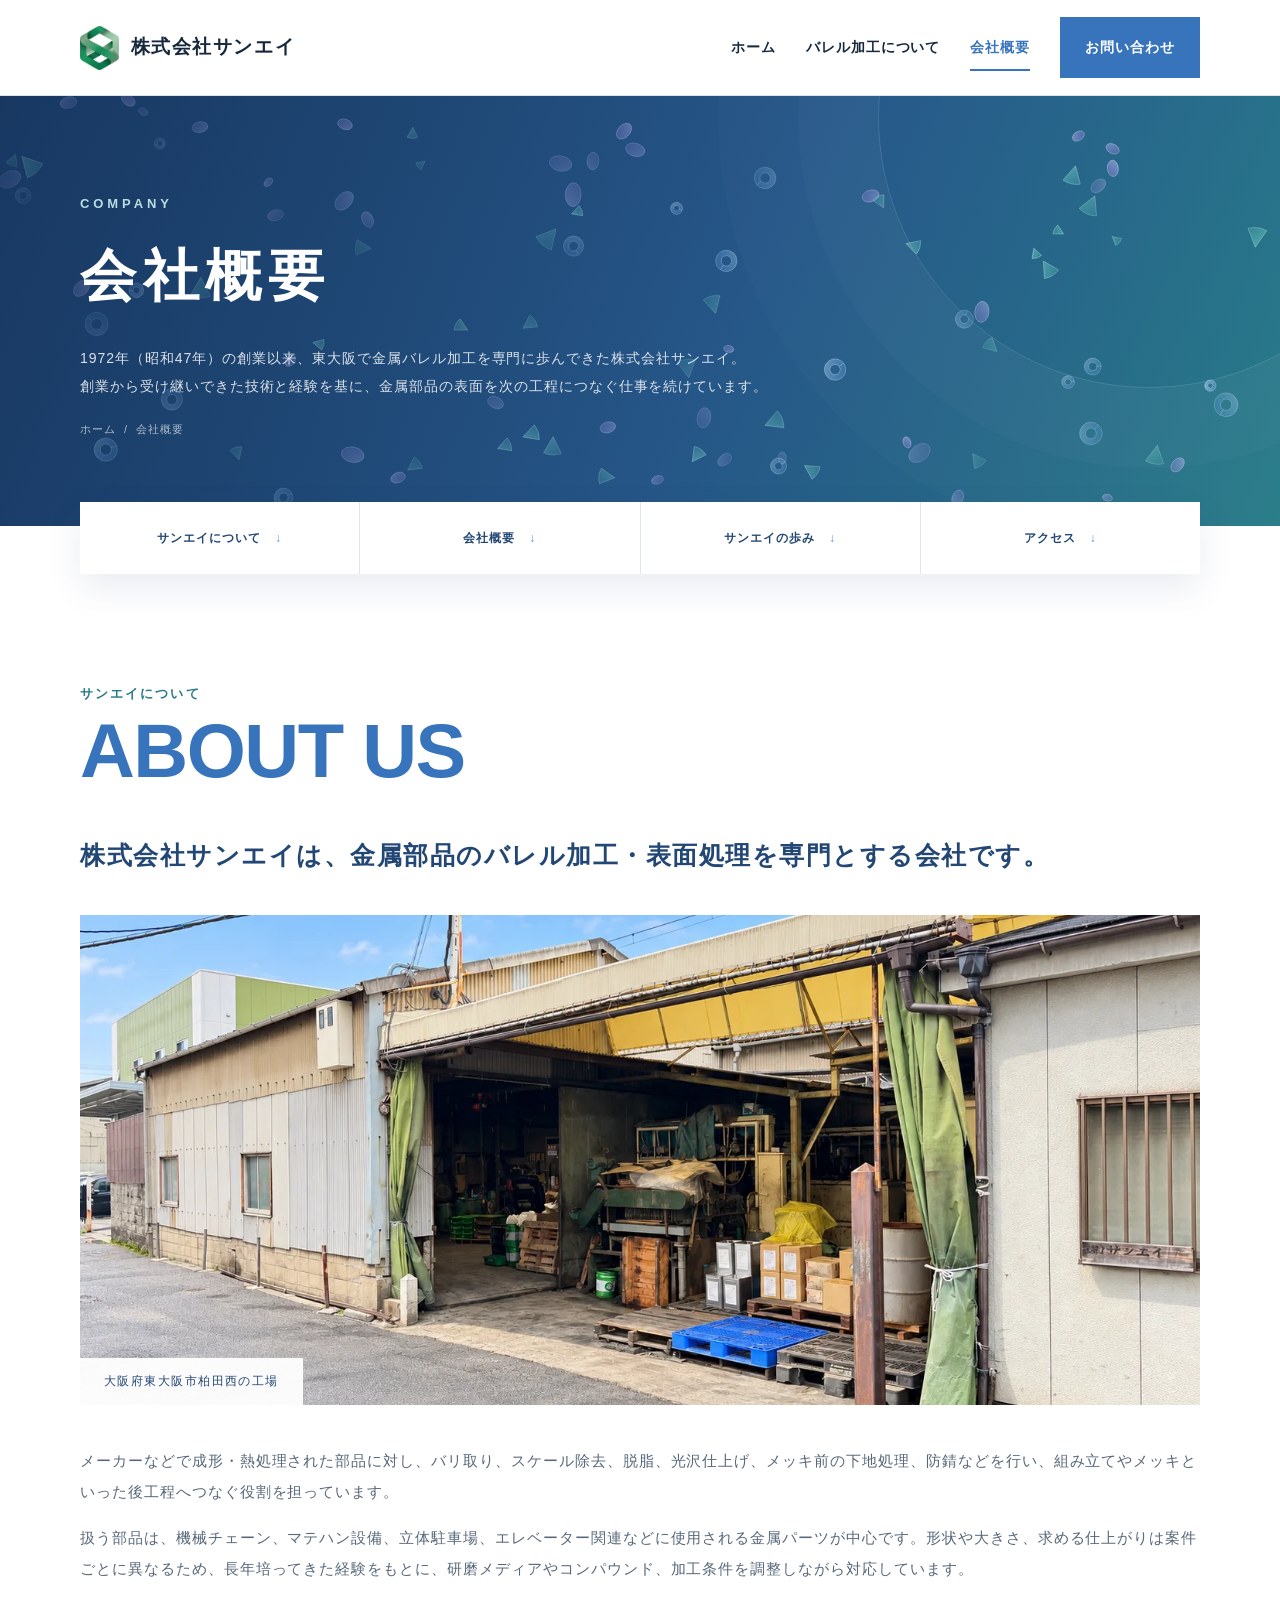
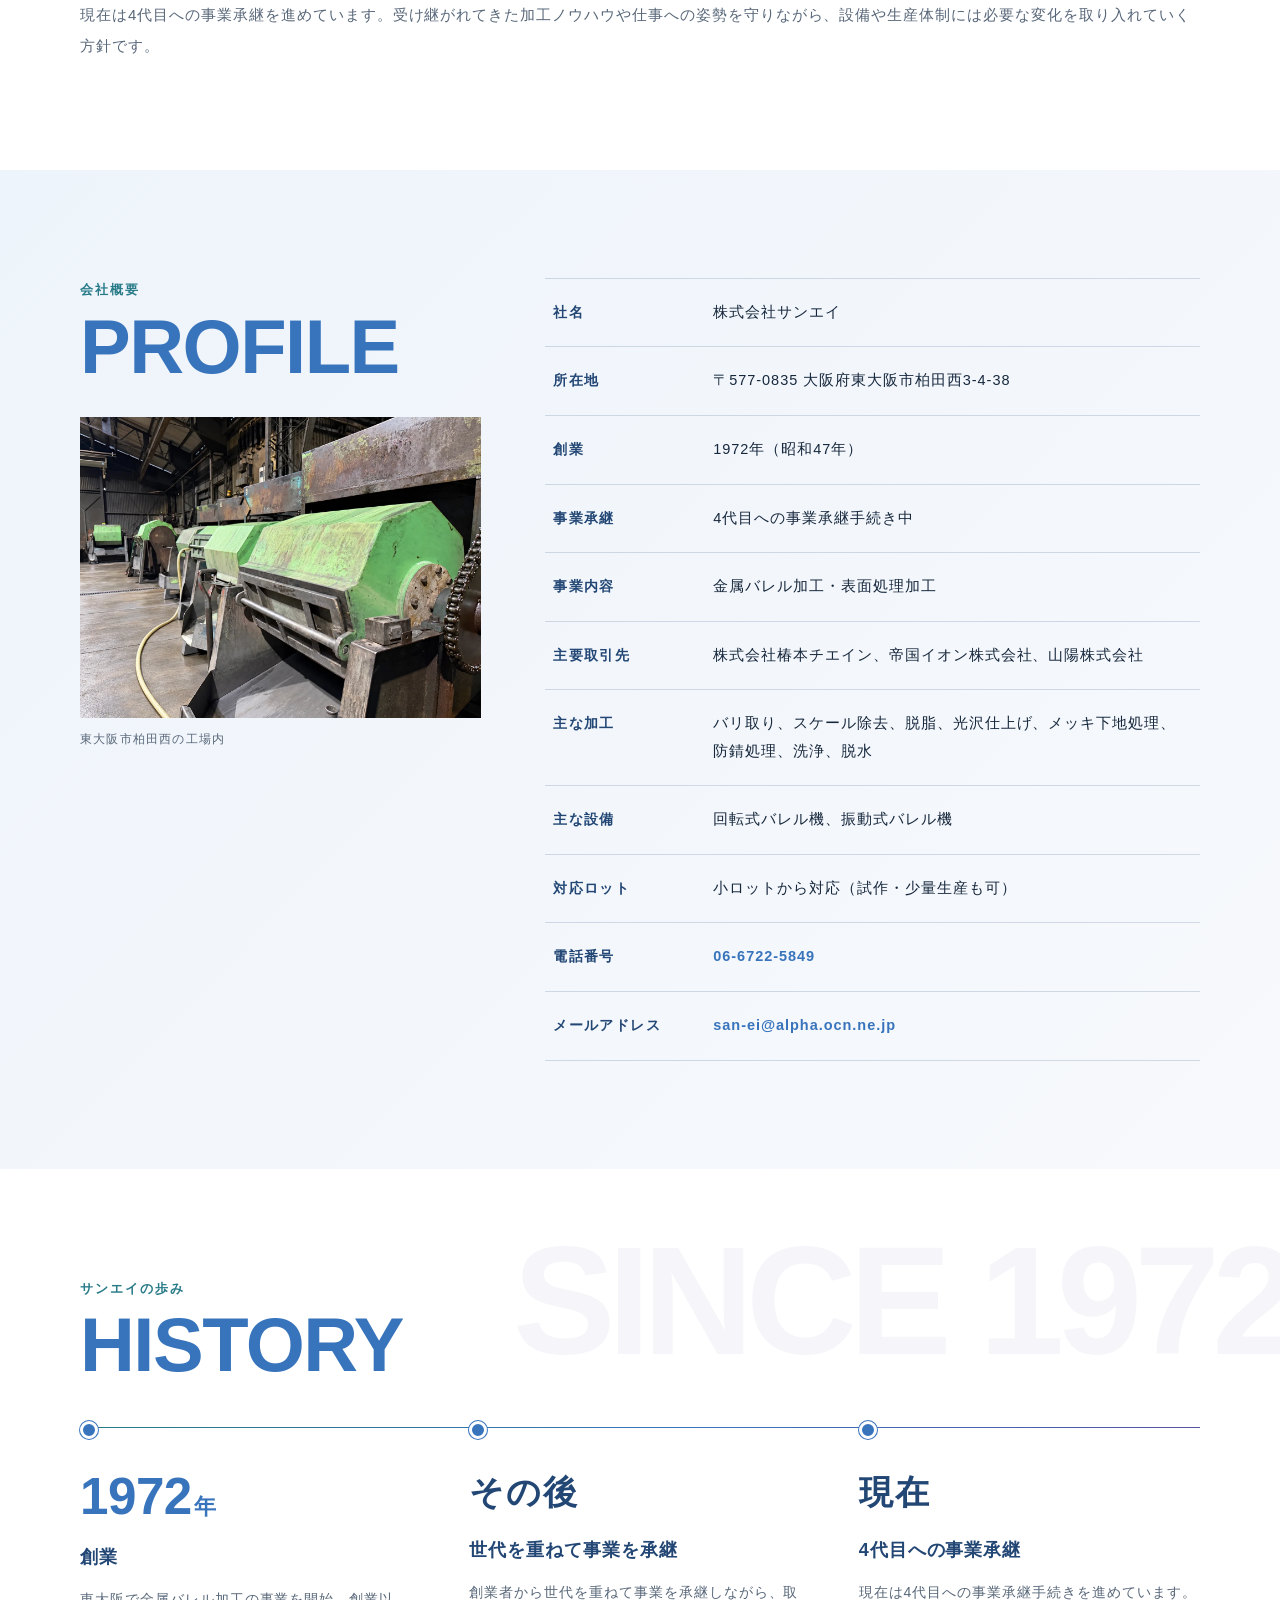
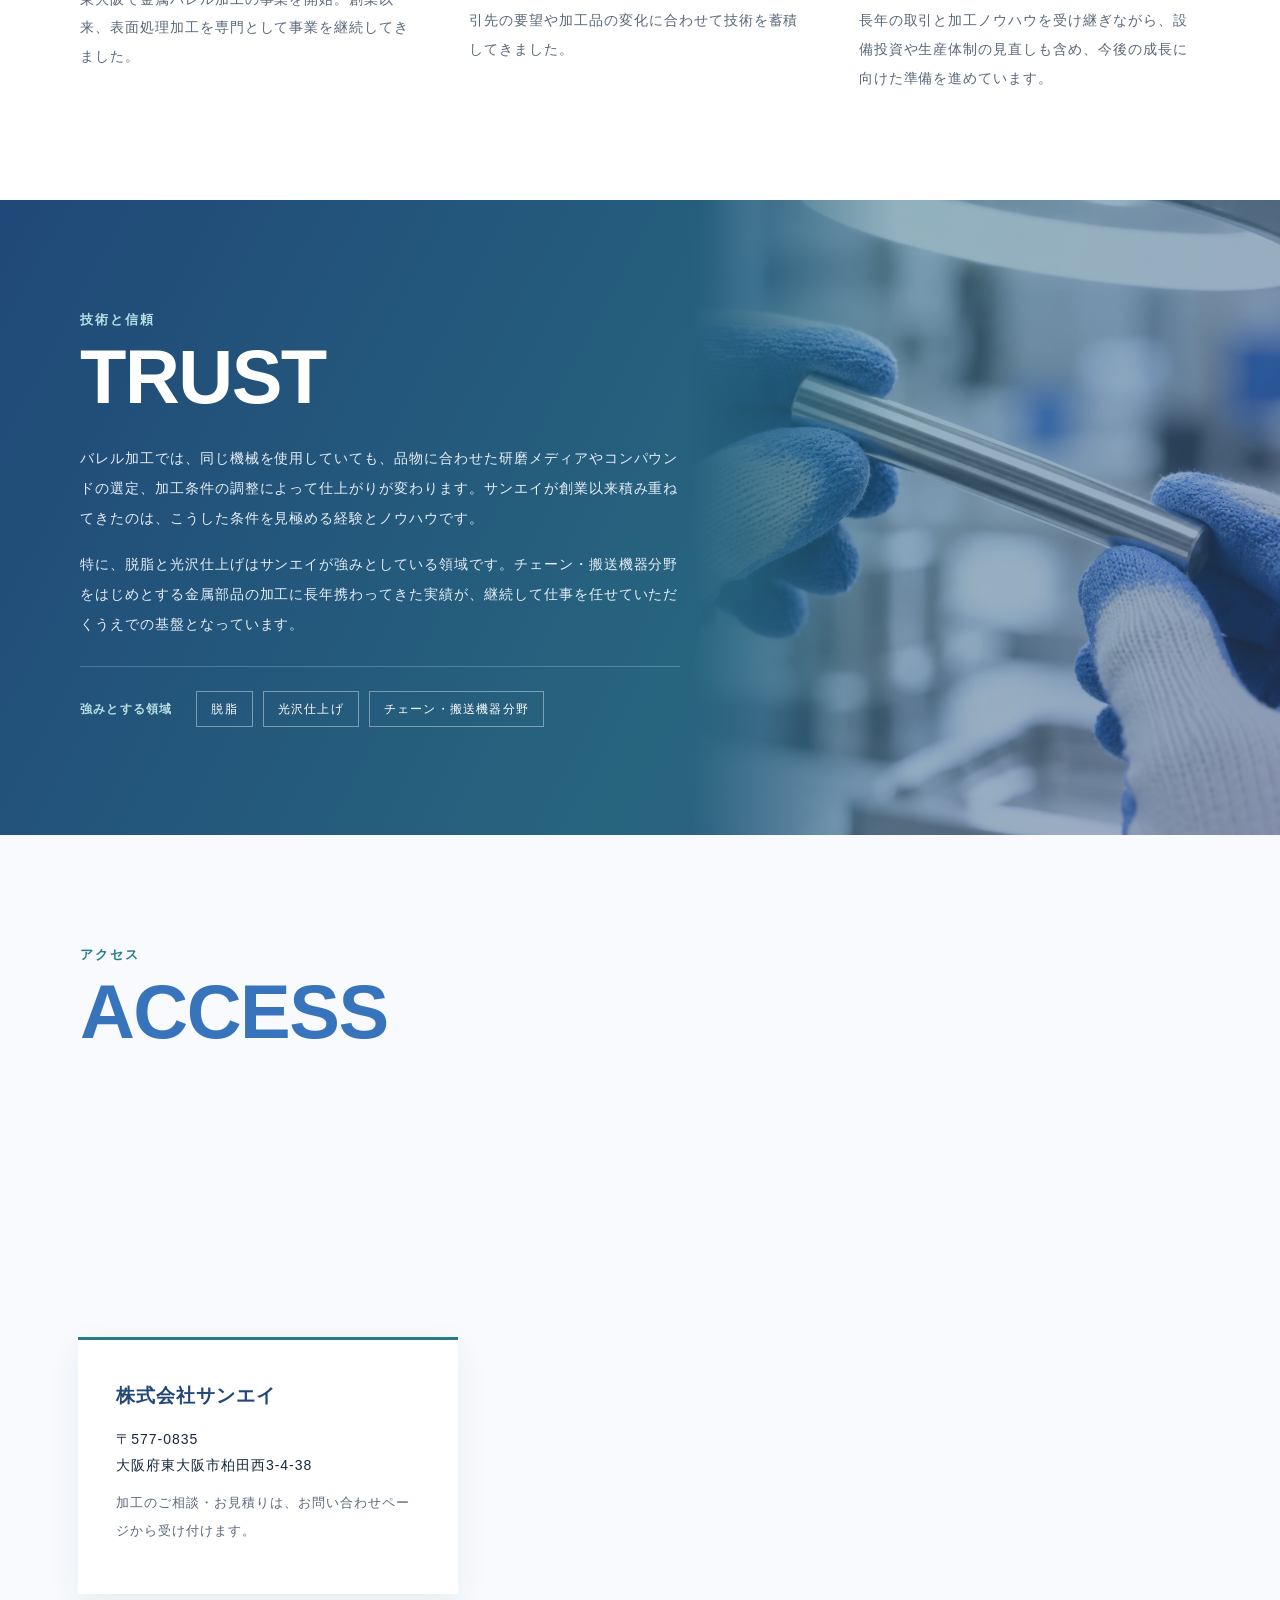
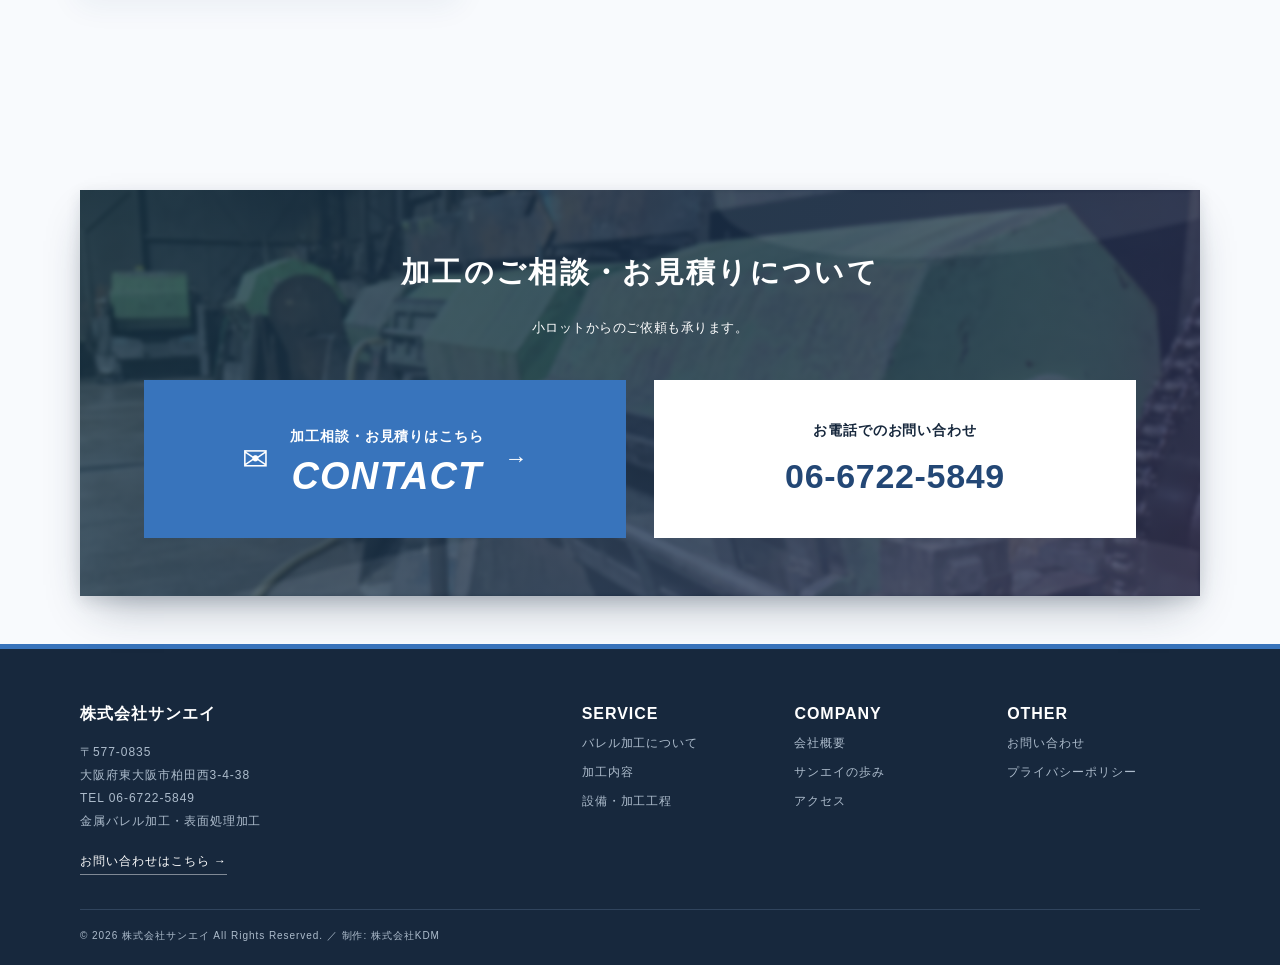
<file: company/index.html>
<!doctype html><html lang="ja"><head><meta charset="utf-8"><meta name="viewport" content="width=device-width,initial-scale=1"><title>会社概要｜金属バレル加工の株式会社サンエイ（東大阪市）</title><meta name="description" content="株式会社サンエイの会社概要。1972年（昭和47年）創業、大阪府東大阪市で金属バレル加工・表面処理加工を専門に手がけています。所在地・沿革・アクセスをご案内します。"><link rel="stylesheet" href="../assets/style.css?v=analogous-2"><link rel="stylesheet" href="../assets/barrel-motion.css"><script defer src="../assets/barrel-motion.js"></script><link rel="icon" type="image/png" sizes="32x32" href="../assets/branding/favicon_32.png?v=20261014"><link rel="apple-touch-icon" href="../assets/branding/apple-touch-icon.png?v=20261014"><link rel="canonical" href="https://sanei-barrel.jp/company/"><meta property="og:url" content="https://sanei-barrel.jp/company/"><meta property="og:type" content="website"><meta property="og:site_name" content="株式会社サンエイ"><meta property="og:title" content="会社概要｜金属バレル加工の株式会社サンエイ（東大阪市）"><meta property="og:description" content="株式会社サンエイの会社概要。1972年（昭和47年）創業、大阪府東大阪市で金属バレル加工・表面処理加工を専門に手がけています。所在地・沿革・アクセスをご案内します。"><meta property="og:image" content="https://sanei-barrel.jp/assets/branding/ogp_1200x630.jpg"><meta property="og:image:width" content="1200"><meta property="og:image:height" content="630"><meta property="og:image:alt" content="株式会社サンエイ 金属バレル加工・表面処理加工"><meta name="twitter:card" content="summary_large_image"><link rel="stylesheet" href="../assets/site-photos.css"><link rel="stylesheet" href="../assets/contact-banner.css?v=centered-2"><link rel="stylesheet" href="../assets/section-flow.css?v=2"><link rel="stylesheet" href="../assets/brand-refresh.css?v=3"><link rel="stylesheet" href="../assets/detail-refinement.css?v=1"><link rel="stylesheet" href="../assets/structure-refresh.css?v=4"><link rel="stylesheet" href="../assets/page-links.css?v=1"><link rel="stylesheet" href="../assets/subpage-finish.css?v=1"><link rel="stylesheet" href="../assets/subpage-layout.css?v=5"><script type="application/ld+json">{"@context":"https://schema.org","@type":"LocalBusiness","name":"株式会社サンエイ","description":"金属バレル加工・表面処理加工","url":"https://sanei-barrel.jp/","telephone":"+81-6-6722-5849","email":"san-ei@alpha.ocn.ne.jp","address":{"@type":"PostalAddress","postalCode":"577-0835","addressRegion":"大阪府","addressLocality":"東大阪市","streetAddress":"柏田西3-4-38","addressCountry":"JP"},"foundingDate":"1972"}</script><script type="application/ld+json">{"@context":"https://schema.org","@type":"BreadcrumbList","itemListElement":[{"@type":"ListItem","position":1,"name":"ホーム","item":"https://sanei-barrel.jp/"},{"@type":"ListItem","position":2,"name":"会社概要","item":"https://sanei-barrel.jp/company/"}]}</script><!-- Google tag (gtag.js) -->
<script async src="https://www.googletagmanager.com/gtag/js?id=G-ZFENM58V9M"></script>
<script>
  window.dataLayer = window.dataLayer || [];
  function gtag(){dataLayer.push(arguments);}
  gtag('js', new Date());
  gtag('config', 'G-ZFENM58V9M');
  /* kdm-seo-ops: contact events */
  document.addEventListener('click', function (e) {
    var a = e.target.closest && e.target.closest('a[href]');
    if (!a) return;
    var h = a.getAttribute('href') || '';
    if (h.indexOf('tel:') === 0) gtag('event', 'tel_click', { link_url: h });
    else if (h.indexOf('mailto:') === 0) gtag('event', 'mail_click', { link_url: h });
  });
</script>
<!-- Microsoft Clarity -->
<script type="text/javascript">(function(c,l,a,r,i,t,y){c[a]=c[a]||function(){(c[a].q=c[a].q||[]).push(arguments)};t=l.createElement(r);t.async=1;t.src="https://www.clarity.ms/tag/"+i;y=l.getElementsByTagName(r)[0];y.parentNode.insertBefore(t,y);})(window, document, "clarity", "script", "yz3lr91z5l");</script>
</head><body class="subpage companyPage"><header class="header"><div class="wrap"><a class="brand" href="../index.html"><img src="../assets/branding/sanei-mark.png?v=20261014" alt="" width="400" height="440"><span>株式会社サンエイ</span></a><nav class="nav"><a class="" href="../index.html">ホーム</a><a class="" href="../barrel/">バレル加工について</a><a class="current" href="../company/">会社概要</a><a class="cta" href="../contact/">お問い合わせ</a></nav><details class="mobile-menu"><summary aria-label="メニュー">☰</summary><nav><a href="../index.html">ホーム</a><a href="../barrel/">バレル加工について</a><a href="../company/">会社概要</a><a href="../contact/">お問い合わせ</a></nav></details></div></header>
<section class="pageHero"><div class="wrap"><span class="en">COMPANY</span><h1>会社概要</h1><p>1972年（昭和47年）の創業以来、東大阪で金属バレル加工を専門に歩んできた株式会社サンエイ。<br class="pc">創業から受け継いできた技術と経験を基に、金属部品の表面を次の工程につなぐ仕事を続けています。</p><nav class="breadcrumb" aria-label="パンくずリスト"><a href="../index.html">ホーム</a> / <span>会社概要</span></nav></div></section><nav class="pageIndex wrap" aria-label="ページ内メニュー"><a href="#about">サンエイについて</a><a href="#profile">会社概要</a><a href="#history">サンエイの歩み</a><a href="#access">アクセス</a></nav>
<section id="about" class="section companyIntro">
<div class="wrap">
<div class="heading"><div class="ja">サンエイについて</div><div class="en">ABOUT US</div></div>
<p class="leadText">株式会社サンエイは、金属部品のバレル加工・表面処理を専門とする会社です。</p>
<figure class="companyIntroPhoto"><img class="sitePhoto" src="../assets/photos/03_company_exterior.webp?v=20261015" width="1448" height="1086" loading="lazy" decoding="async" alt="株式会社サンエイの工場外観"><figcaption>大阪府東大阪市柏田西の工場</figcaption></figure>
<div class="companyIntroBody">
<p class="bodyText">メーカーなどで成形・熱処理された部品に対し、バリ取り、スケール除去、脱脂、光沢仕上げ、メッキ前の下地処理、防錆などを行い、組み立てやメッキといった後工程へつなぐ役割を担っています。</p>
<p class="bodyText">扱う部品は、機械チェーン、マテハン設備、立体駐車場、エレベーター関連などに使用される金属パーツが中心です。形状や大きさ、求める仕上がりは案件ごとに異なるため、長年培ってきた経験をもとに、研磨メディアやコンパウンド、加工条件を調整しながら対応しています。</p>
<p class="bodyText">現在は4代目への事業承継を進めています。受け継がれてきた加工ノウハウや仕事への姿勢を守りながら、設備や生産体制には必要な変化を取り入れていく方針です。</p>
</div>
</div>
</section>
<section id="profile" class="section ice profileSection">
<div class="wrap profileLayout">
<div class="profileSide">
<div class="heading"><div class="ja">会社概要</div><div class="en">PROFILE</div></div>
<figure class="profilePhoto"><img class="sitePhoto" src="../assets/photos/07_factory_interior_gallery.webp?v=20261015" width="1448" height="1086" loading="lazy" decoding="async" alt="工場内の様子"><figcaption>東大阪市柏田西の工場内</figcaption></figure>
</div>
<table class="profile profileTable">
<tr><th>社名</th><td>株式会社サンエイ</td></tr>
<tr><th>所在地</th><td>〒577-0835 大阪府東大阪市柏田西3-4-38</td></tr>
<tr><th>創業</th><td>1972年（昭和47年）</td></tr>
<!-- TODO: 確認中 -->
<!-- <tr><th>代表者</th><td>確認中</td></tr> -->
<!-- TODO: 確認中 -->
<!-- <tr><th>資本金</th><td>確認中</td></tr> -->
<!-- TODO: 確認中 -->
<!-- <tr><th>従業員数</th><td>確認中</td></tr> -->
<tr><th>事業承継</th><td>4代目への事業承継手続き中</td></tr>
<tr><th>事業内容</th><td>金属バレル加工・表面処理加工</td></tr>
<tr><th>主要取引先</th><td>株式会社椿本チエイン、帝国イオン株式会社、山陽株式会社</td></tr>
<tr><th>主な加工</th><td>バリ取り、スケール除去、脱脂、光沢仕上げ、メッキ下地処理、防錆処理、洗浄、脱水</td></tr>
<tr><th>主な設備</th><td>回転式バレル機、振動式バレル機</td></tr>
<tr><th>対応ロット</th><td>小ロットから対応（試作・少量生産も可）</td></tr>
<tr><th>電話番号</th><td><a href="tel:0667225849">06-6722-5849</a></td></tr>
<tr><th>メールアドレス</th><td><a href="mailto:san-ei@alpha.ocn.ne.jp">san-ei@alpha.ocn.ne.jp</a></td></tr>
</table>
</div>
</section>
<section id="history" class="section historySection">
<div class="wrap">
<div class="heading"><div class="ja">サンエイの歩み</div><div class="en">HISTORY</div></div>
<ol class="historyFlow">
<li><span class="year">1972<small>年</small></span><strong>創業</strong><p>東大阪で金属バレル加工の事業を開始。創業以来、表面処理加工を専門として事業を継続してきました。</p></li>
<li><span class="year jp">その後</span><strong>世代を重ねて事業を承継</strong><p>創業者から世代を重ねて事業を承継しながら、取引先の要望や加工品の変化に合わせて技術を蓄積してきました。</p></li>
<li><span class="year jp">現在</span><strong>4代目への事業承継</strong><p>現在は4代目への事業承継手続きを進めています。長年の取引と加工ノウハウを受け継ぎながら、設備投資や生産体制の見直しも含め、今後の成長に向けた準備を進めています。</p></li>
</ol>
</div>
</section>
<section class="section trust trustRefined trustSplit">
<img class="trustPhoto" src="../assets/photos/11_works_polishing_inspection.webp?v=20260929" width="1448" height="1086" loading="lazy" decoding="async" alt="">
<div class="wrap">
<div class="trustLayout">
<div class="heading"><div class="ja">技術と信頼</div><div class="en">TRUST</div></div>
<p>バレル加工では、同じ機械を使用していても、品物に合わせた研磨メディアやコンパウンドの選定、加工条件の調整によって仕上がりが変わります。サンエイが創業以来積み重ねてきたのは、こうした条件を見極める経験とノウハウです。</p>
<p>特に、脱脂と光沢仕上げはサンエイが強みとしている領域です。チェーン・搬送機器分野をはじめとする金属部品の加工に長年携わってきた実績が、継続して仕事を任せていただくうえでの基盤となっています。</p>
<ul class="trustTags"><li>強みとする領域</li><li>脱脂</li><li>光沢仕上げ</li><li>チェーン・搬送機器分野</li></ul>
</div>
</div>
</section>
<section id="access" class="section off accessSection">
<div class="wrap"><div class="heading"><div class="ja">アクセス</div><div class="en">ACCESS</div></div></div>
<div class="wrapWide accessMap">
<iframe class="mapFrame" title="株式会社サンエイ Googleマップ" loading="lazy" src="https://www.google.com/maps?q=%E3%80%92577-0835%20%E5%A4%A7%E9%98%AA%E5%BA%9C%E6%9D%B1%E5%A4%A7%E9%98%AA%E5%B8%82%E6%9F%8F%E7%94%B0%E8%A5%BF3-4-38&output=embed"></iframe>
<div class="accessCard">
<h3>株式会社サンエイ</h3>
<p>〒577-0835<br>大阪府東大阪市柏田西3-4-38</p>
<p class="bodyText">加工のご相談・お見積りは、お問い合わせページから受け付けます。</p>
</div>
</div>
</section>
<section class="contactBannerSection"><div class="wrap contactBanner contactFrame"><div class="bannerWaves" aria-hidden="true"><span class="bannerWave top"></span><span class="bannerWave back"></span><span class="bannerWave middle"></span></div><h2>加工のご相談・お見積りについて</h2><p class="bannerCopy">小ロットからのご依頼も承ります。</p><div class="contactFrameGrid"><a class="contactFrameMail" href="../contact/"><span class="mailSymbol" aria-hidden="true">✉</span><span><small>加工相談・お見積りはこちら</small><strong>CONTACT</strong></span><span class="frameArrow" aria-hidden="true">→</span></a><a class="contactFramePhone" href="tel:0667225849" aria-label="電話で問い合わせる 06-6722-5849"><span>お電話でのお問い合わせ</span><strong>06-6722-5849</strong><small>タップして電話をかける</small></a></div></div></section>
<footer class="footer"><div class="wrap"><div class="footerTop"><div><strong>株式会社サンエイ</strong><p>〒577-0835<br>大阪府東大阪市柏田西3-4-38<br>TEL 06-6722-5849<br>金属バレル加工・表面処理加工</p><a class="footerContact" href="../contact/">お問い合わせはこちら <span aria-hidden="true">→</span></a></div><nav class="footerNav"><div><strong>SERVICE</strong><a href="../barrel/">バレル加工について</a><a href="../barrel/#processing">加工内容</a><a href="../barrel/#equipment">設備・加工工程</a></div><div><strong>COMPANY</strong><a href="../company/">会社概要</a><a href="../company/#history">サンエイの歩み</a><a href="../company/#access">アクセス</a></div><div><strong>OTHER</strong><a href="../contact/">お問い合わせ</a><a href="../privacy/">プライバシーポリシー</a></div></nav></div><div class="copy">© 2026 株式会社サンエイ All Rights Reserved. ／ 制作: <a href="https://kdm-japan.com/" style="color:inherit">株式会社KDM</a></div></div></footer></body></html>
</file>
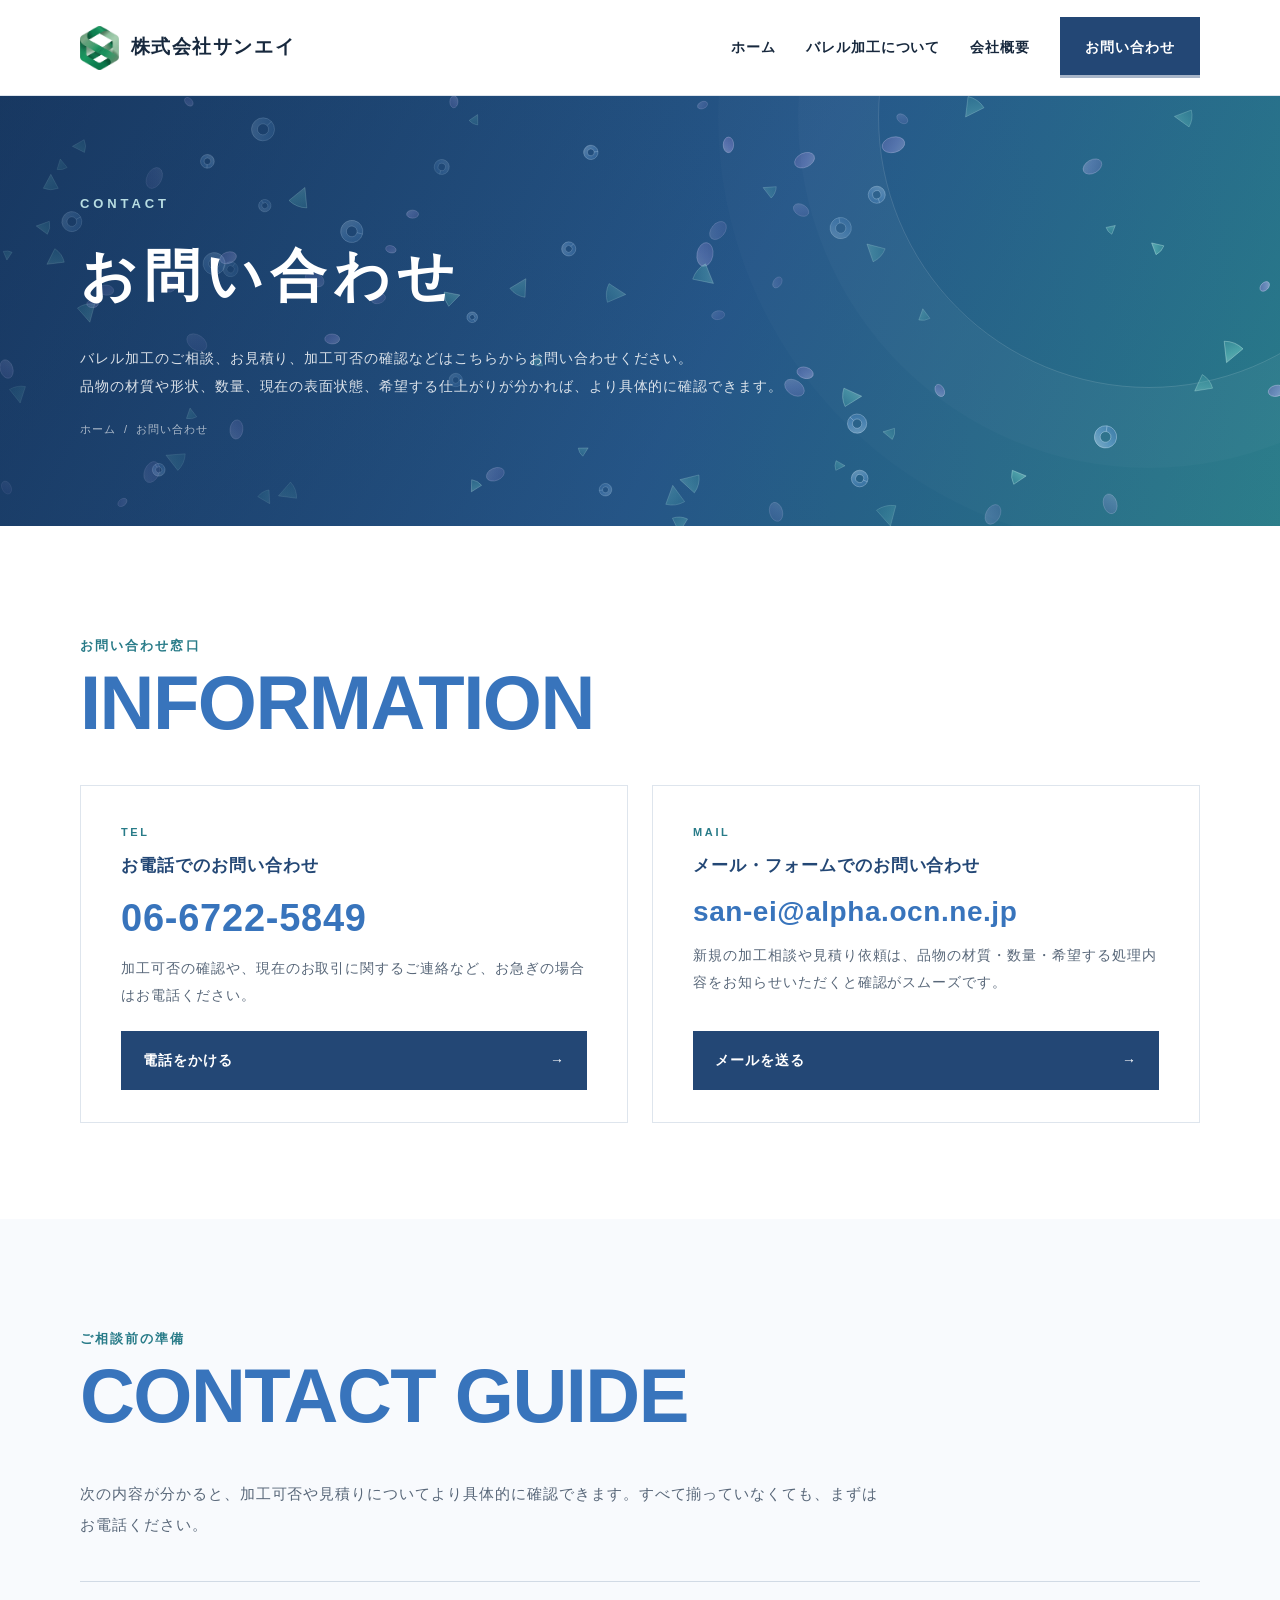
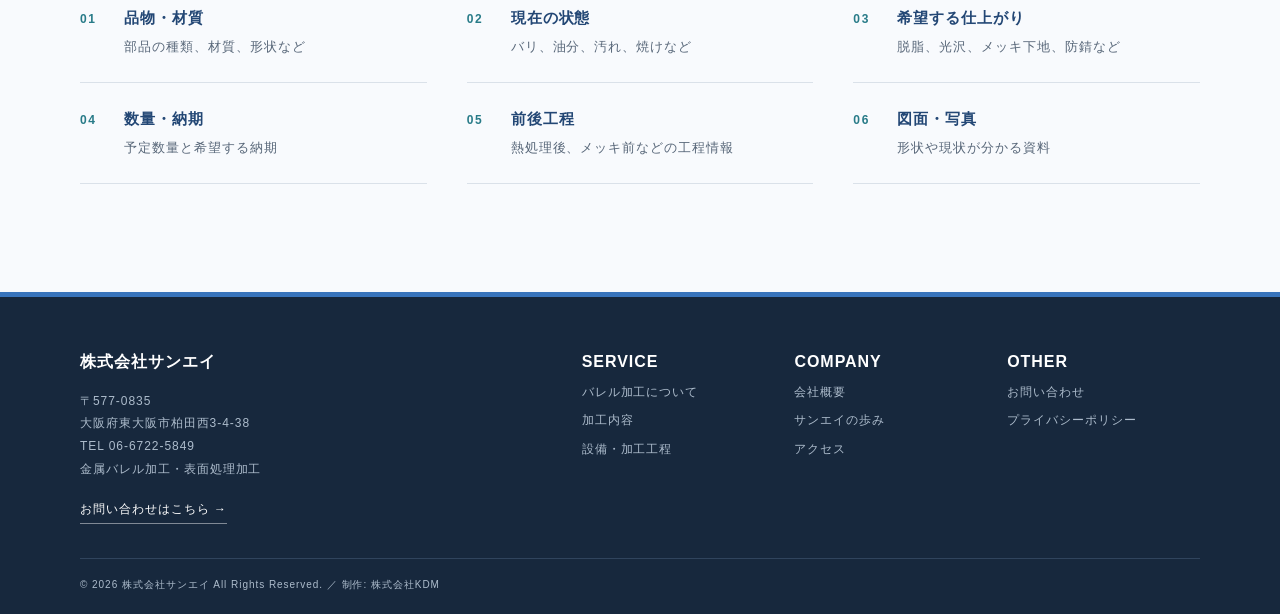
<file: contact/index.html>
<!doctype html><html lang="ja"><head><meta charset="utf-8"><meta name="viewport" content="width=device-width,initial-scale=1"><title>お問い合わせ｜金属バレル加工の株式会社サンエイ</title><meta name="description" content="金属バレル加工のご相談・お見積りのお問い合わせ窓口。TEL 06-6722-5849／E-mail san-ei@alpha.ocn.ne.jp。東大阪市の株式会社サンエイ。"><link rel="stylesheet" href="../assets/style.css?v=analogous-2"><link rel="stylesheet" href="../assets/barrel-motion.css"><script defer src="../assets/barrel-motion.js"></script><link rel="icon" type="image/png" sizes="32x32" href="../assets/branding/favicon_32.png?v=20261014"><link rel="apple-touch-icon" href="../assets/branding/apple-touch-icon.png?v=20261014"><link rel="canonical" href="https://sanei-barrel.jp/contact/"><meta property="og:url" content="https://sanei-barrel.jp/contact/"><meta property="og:type" content="website"><meta property="og:site_name" content="株式会社サンエイ"><meta property="og:title" content="お問い合わせ｜金属バレル加工の株式会社サンエイ"><meta property="og:description" content="金属バレル加工のご相談・お見積りのお問い合わせ窓口。TEL 06-6722-5849／E-mail san-ei@alpha.ocn.ne.jp。東大阪市の株式会社サンエイ。"><meta property="og:image" content="https://sanei-barrel.jp/assets/branding/ogp_1200x630.jpg"><meta property="og:image:width" content="1200"><meta property="og:image:height" content="630"><meta property="og:image:alt" content="株式会社サンエイ 金属バレル加工・表面処理加工"><meta name="twitter:card" content="summary_large_image"><link rel="stylesheet" href="../assets/site-photos.css"><link rel="stylesheet" href="../assets/section-flow.css?v=2"><link rel="stylesheet" href="../assets/brand-refresh.css?v=3"><link rel="stylesheet" href="../assets/detail-refinement.css?v=1"><link rel="stylesheet" href="../assets/page-links.css?v=1"><link rel="stylesheet" href="../assets/subpage-finish.css?v=1"><link rel="stylesheet" href="../assets/subpage-layout.css?v=5"><script type="application/ld+json">{"@context":"https://schema.org","@type":"BreadcrumbList","itemListElement":[{"@type":"ListItem","position":1,"name":"ホーム","item":"https://sanei-barrel.jp/"},{"@type":"ListItem","position":2,"name":"お問い合わせ","item":"https://sanei-barrel.jp/contact/"}]}</script><!-- Google tag (gtag.js) -->
<script async src="https://www.googletagmanager.com/gtag/js?id=G-ZFENM58V9M"></script>
<script>
  window.dataLayer = window.dataLayer || [];
  function gtag(){dataLayer.push(arguments);}
  gtag('js', new Date());
  gtag('config', 'G-ZFENM58V9M');
  /* kdm-seo-ops: contact events */
  document.addEventListener('click', function (e) {
    var a = e.target.closest && e.target.closest('a[href]');
    if (!a) return;
    var h = a.getAttribute('href') || '';
    if (h.indexOf('tel:') === 0) gtag('event', 'tel_click', { link_url: h });
    else if (h.indexOf('mailto:') === 0) gtag('event', 'mail_click', { link_url: h });
  });
</script>
<!-- Microsoft Clarity -->
<script type="text/javascript">(function(c,l,a,r,i,t,y){c[a]=c[a]||function(){(c[a].q=c[a].q||[]).push(arguments)};t=l.createElement(r);t.async=1;t.src="https://www.clarity.ms/tag/"+i;y=l.getElementsByTagName(r)[0];y.parentNode.insertBefore(t,y);})(window, document, "clarity", "script", "yz3lr91z5l");</script>
</head><body class="subpage contactPage"><header class="header"><div class="wrap"><a class="brand" href="../index.html"><img src="../assets/branding/sanei-mark.png?v=20261014" alt="" width="400" height="440"><span>株式会社サンエイ</span></a><nav class="nav"><a class="" href="../index.html">ホーム</a><a class="" href="../barrel/">バレル加工について</a><a class="" href="../company/">会社概要</a><a class="cta current" href="../contact/" aria-current="page">お問い合わせ</a></nav><details class="mobile-menu"><summary aria-label="メニュー">☰</summary><nav><a href="../index.html">ホーム</a><a href="../barrel/">バレル加工について</a><a href="../company/">会社概要</a><a href="../contact/">お問い合わせ</a></nav></details></div></header>
<section class="pageHero"><div class="wrap"><span class="en">CONTACT</span><h1>お問い合わせ</h1><p>バレル加工のご相談、お見積り、加工可否の確認などはこちらからお問い合わせください。<br class="pc">品物の材質や形状、数量、現在の表面状態、希望する仕上がりが分かれば、より具体的に確認できます。</p><nav class="breadcrumb" aria-label="パンくずリスト"><a href="../index.html">ホーム</a> / <span>お問い合わせ</span></nav></div></section>
<section id="contact-method" class="section contactMethods">
<div class="wrap">
<div class="heading"><div class="ja">お問い合わせ窓口</div><div class="en">INFORMATION</div></div>
<div class="channelCards">
<article class="channelCard">
<span class="channelTag">TEL</span>
<h3>お電話でのお問い合わせ</h3>
<a class="channelValue" href="tel:0667225849">06-6722-5849</a>
<p>加工可否の確認や、現在のお取引に関するご連絡など、お急ぎの場合はお電話ください。</p>
<a class="channelAction" href="tel:0667225849">電話をかける <span aria-hidden="true">→</span></a>
</article>
<article class="channelCard">
<span class="channelTag">MAIL</span>
<h3>メール・フォームでのお問い合わせ</h3>
<a class="channelValue" href="mailto:san-ei@alpha.ocn.ne.jp">san-ei@alpha.ocn.ne.jp</a>
<p>新規の加工相談や見積り依頼は、品物の材質・数量・希望する処理内容をお知らせいただくと確認がスムーズです。</p>
<a class="channelAction" href="mailto:san-ei@alpha.ocn.ne.jp">メールを送る <span aria-hidden="true">→</span></a>
</article>
</div>
</div>
</section>
<section id="contact-guide" class="section contactGuide">
<div class="wrap">
<div class="heading"><div class="ja">ご相談前の準備</div><div class="en">CONTACT GUIDE</div></div>
<p class="lead">次の内容が分かると、加工可否や見積りについてより具体的に確認できます。すべて揃っていなくても、まずはお電話ください。</p>
<ol class="guideList">
<li><span>01</span><h3>品物・材質</h3><p>部品の種類、材質、形状など</p></li>
<li><span>02</span><h3>現在の状態</h3><p>バリ、油分、汚れ、焼けなど</p></li>
<li><span>03</span><h3>希望する仕上がり</h3><p>脱脂、光沢、メッキ下地、防錆など</p></li>
<li><span>04</span><h3>数量・納期</h3><p>予定数量と希望する納期</p></li>
<li><span>05</span><h3>前後工程</h3><p>熱処理後、メッキ前などの工程情報</p></li>
<li><span>06</span><h3>図面・写真</h3><p>形状や現状が分かる資料</p></li>
</ol>
</div>
</section>
<footer class="footer"><div class="wrap"><div class="footerTop"><div><strong>株式会社サンエイ</strong><p>〒577-0835<br>大阪府東大阪市柏田西3-4-38<br>TEL 06-6722-5849<br>金属バレル加工・表面処理加工</p><a class="footerContact" href="../contact/">お問い合わせはこちら <span aria-hidden="true">→</span></a></div><nav class="footerNav"><div><strong>SERVICE</strong><a href="../barrel/">バレル加工について</a><a href="../barrel/#processing">加工内容</a><a href="../barrel/#equipment">設備・加工工程</a></div><div><strong>COMPANY</strong><a href="../company/">会社概要</a><a href="../company/#history">サンエイの歩み</a><a href="../company/#access">アクセス</a></div><div><strong>OTHER</strong><a href="../contact/">お問い合わせ</a><a href="../privacy/">プライバシーポリシー</a></div></nav></div><div class="copy">© 2026 株式会社サンエイ All Rights Reserved. ／ 制作: <a href="https://kdm-japan.com/" style="color:inherit">株式会社KDM</a></div></div></footer></body></html>
</file>
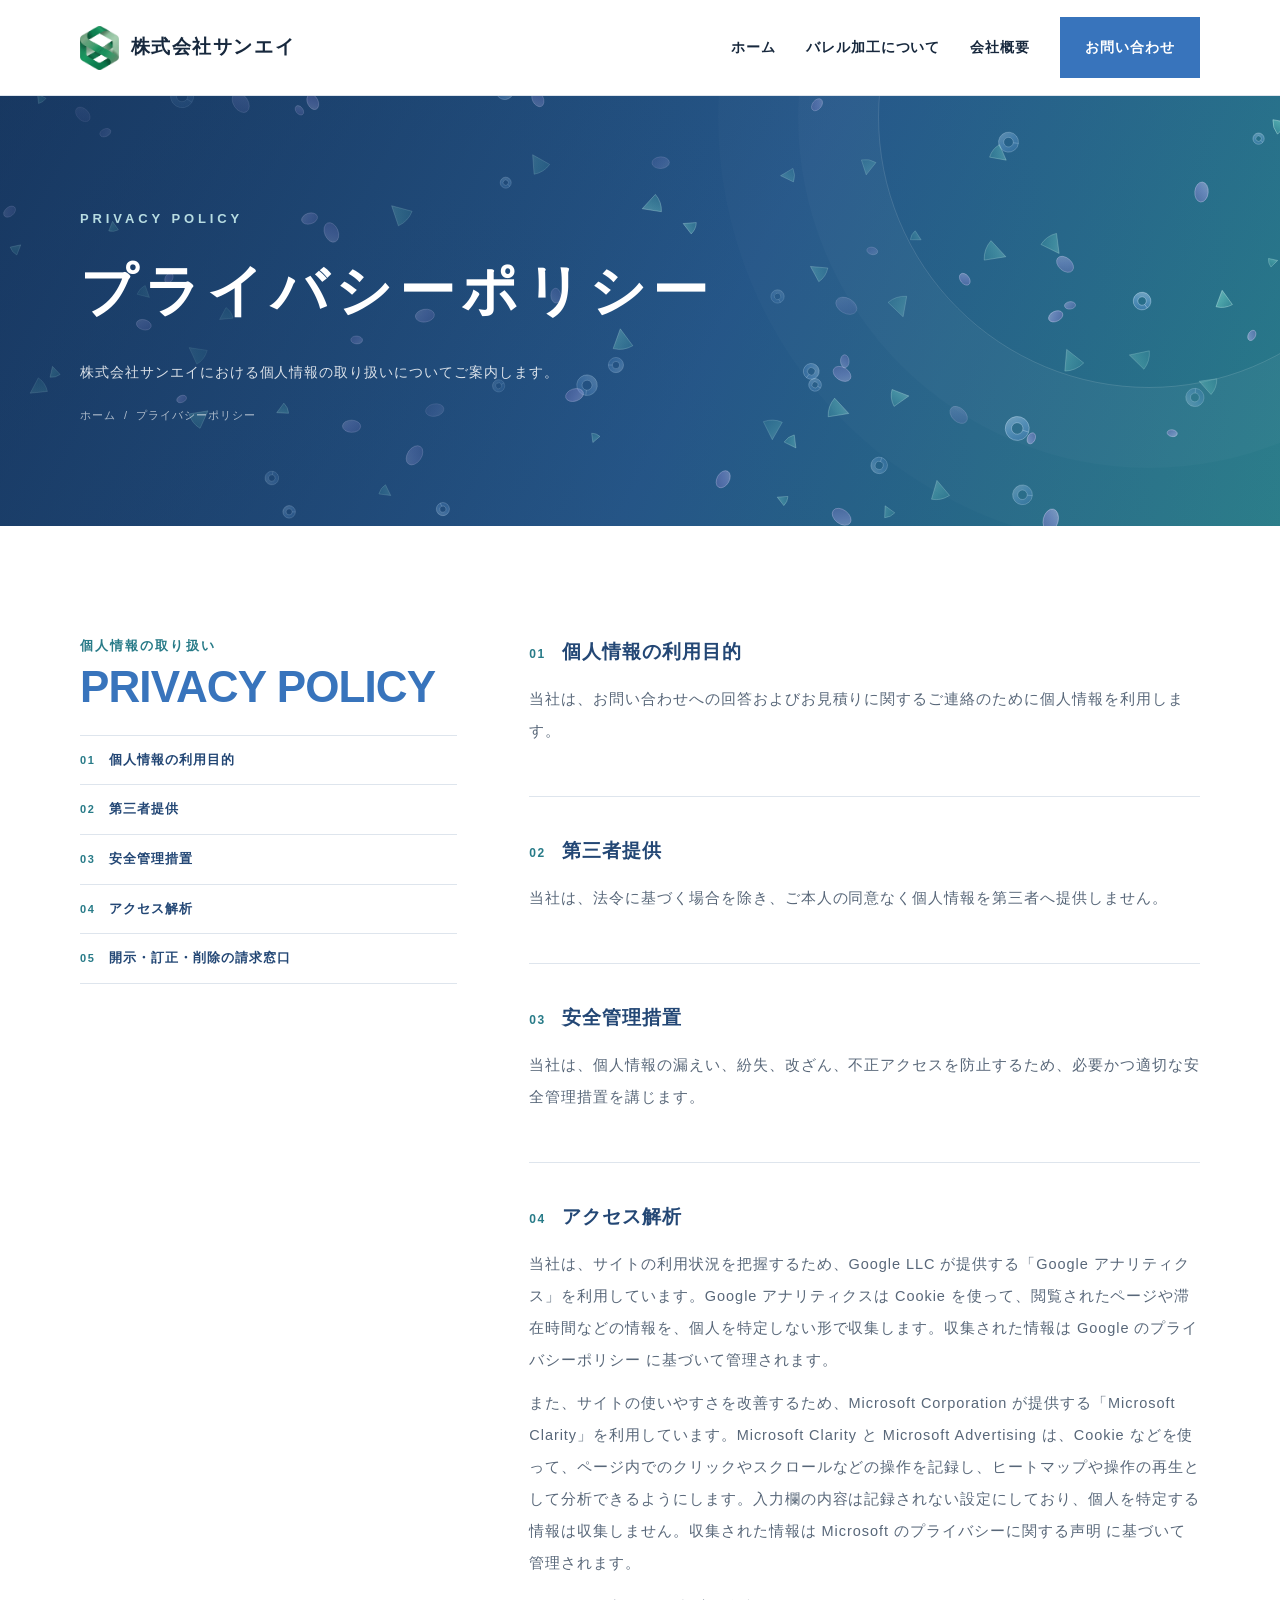
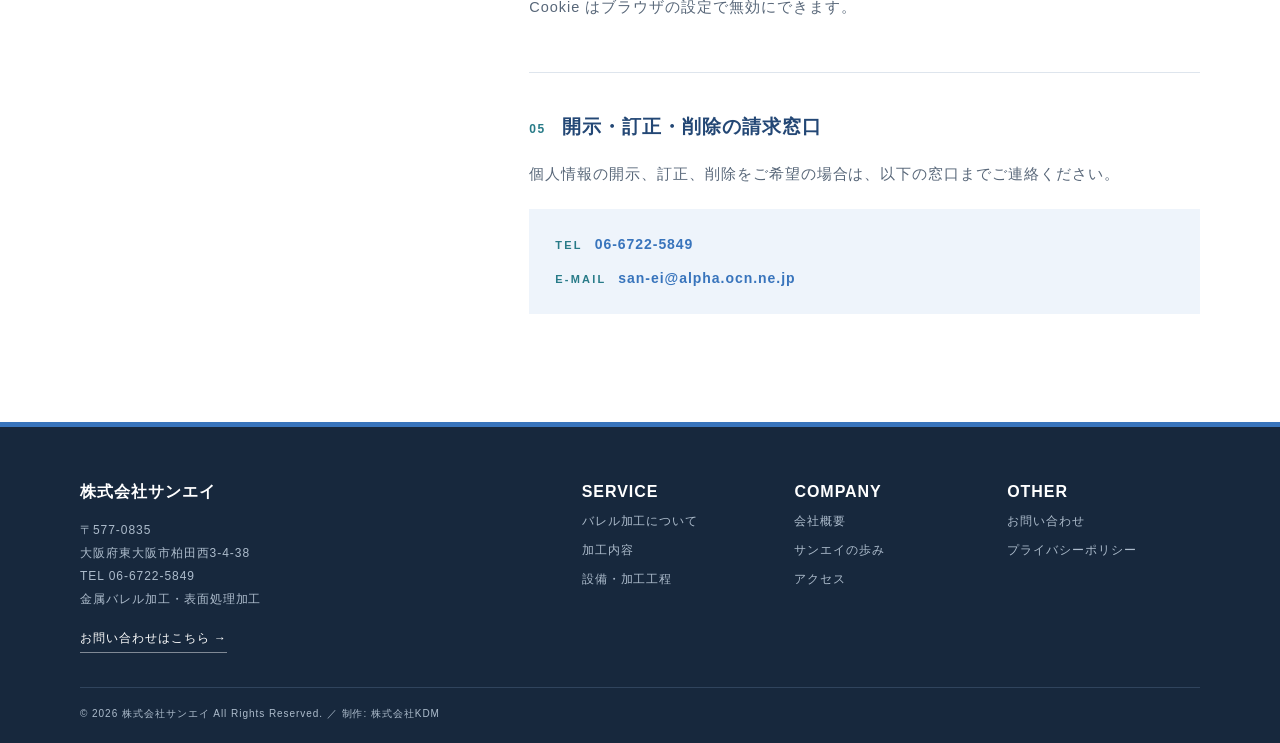
<file: privacy/index.html>
<!doctype html><html lang="ja"><head><meta charset="utf-8"><meta name="viewport" content="width=device-width,initial-scale=1"><meta name="robots" content="noindex"><title>プライバシーポリシー｜株式会社サンエイ</title><meta name="description" content="株式会社サンエイのプライバシーポリシー。個人情報の利用目的、安全管理、開示・訂正・削除の請求窓口についてご案内します。"><link rel="stylesheet" href="../assets/style.css?v=analogous-2"><link rel="stylesheet" href="../assets/barrel-motion.css"><script defer src="../assets/barrel-motion.js"></script><link rel="icon" type="image/png" sizes="32x32" href="../assets/branding/favicon_32.png?v=20261014"><link rel="apple-touch-icon" href="../assets/branding/apple-touch-icon.png?v=20261014"><link rel="canonical" href="https://sanei-barrel.jp/privacy/"><meta property="og:url" content="https://sanei-barrel.jp/privacy/"><meta property="og:type" content="website"><meta property="og:site_name" content="株式会社サンエイ"><meta property="og:title" content="プライバシーポリシー｜株式会社サンエイ"><meta property="og:image" content="https://sanei-barrel.jp/assets/branding/ogp_1200x630.jpg"><meta property="og:image:width" content="1200"><meta property="og:image:height" content="630"><meta property="og:image:alt" content="株式会社サンエイ 金属バレル加工・表面処理加工"><meta name="twitter:card" content="summary_large_image"><link rel="stylesheet" href="../assets/site-photos.css"><link rel="stylesheet" href="../assets/contact-banner.css?v=centered-2"><link rel="stylesheet" href="../assets/section-flow.css?v=2"><link rel="stylesheet" href="../assets/brand-refresh.css?v=3"><link rel="stylesheet" href="../assets/detail-refinement.css?v=1"><link rel="stylesheet" href="../assets/structure-refresh.css?v=4"><link rel="stylesheet" href="../assets/page-links.css?v=1"><link rel="stylesheet" href="../assets/subpage-finish.css?v=1"><link rel="stylesheet" href="../assets/subpage-layout.css?v=5"><!-- Google tag (gtag.js) -->
<script async src="https://www.googletagmanager.com/gtag/js?id=G-ZFENM58V9M"></script>
<script>
  window.dataLayer = window.dataLayer || [];
  function gtag(){dataLayer.push(arguments);}
  gtag('js', new Date());
  gtag('config', 'G-ZFENM58V9M');
  /* kdm-seo-ops: contact events */
  document.addEventListener('click', function (e) {
    var a = e.target.closest && e.target.closest('a[href]');
    if (!a) return;
    var h = a.getAttribute('href') || '';
    if (h.indexOf('tel:') === 0) gtag('event', 'tel_click', { link_url: h });
    else if (h.indexOf('mailto:') === 0) gtag('event', 'mail_click', { link_url: h });
  });
</script>
<!-- Microsoft Clarity -->
<script type="text/javascript">(function(c,l,a,r,i,t,y){c[a]=c[a]||function(){(c[a].q=c[a].q||[]).push(arguments)};t=l.createElement(r);t.async=1;t.src="https://www.clarity.ms/tag/"+i;y=l.getElementsByTagName(r)[0];y.parentNode.insertBefore(t,y);})(window, document, "clarity", "script", "yz3lr91z5l");</script>
</head><body class="subpage privacyPage"><header class="header"><div class="wrap"><a class="brand" href="../index.html"><img src="../assets/branding/sanei-mark.png?v=20261014" alt="" width="400" height="440"><span>株式会社サンエイ</span></a><nav class="nav"><a href="../index.html">ホーム</a><a href="../barrel/">バレル加工について</a><a href="../company/">会社概要</a><a class="cta" href="../contact/">お問い合わせ</a></nav><details class="mobile-menu"><summary aria-label="メニュー">☰</summary><nav><a href="../index.html">ホーム</a><a href="../barrel/">バレル加工について</a><a href="../company/">会社概要</a><a href="../contact/">お問い合わせ</a></nav></details></div></header>
<section class="pageHero"><div class="wrap"><span class="en">PRIVACY POLICY</span><h1>プライバシーポリシー</h1><p>株式会社サンエイにおける個人情報の取り扱いについてご案内します。</p><nav class="breadcrumb" aria-label="パンくずリスト"><a href="../index.html">ホーム</a> / <span>プライバシーポリシー</span></nav></div></section>
<section class="section privacySection">
<div class="wrap privacyLayout">
<aside class="privacyNav">
<div class="heading"><div class="ja">個人情報の取り扱い</div><div class="en compact">PRIVACY POLICY</div></div>
<nav aria-label="項目一覧">
<a href="#purpose"><span>01</span>個人情報の利用目的</a>
<a href="#third-party"><span>02</span>第三者提供</a>
<a href="#security"><span>03</span>安全管理措置</a>
<a href="#analytics"><span>04</span>アクセス解析</a>
<a href="#request"><span>05</span>開示・訂正・削除の請求窓口</a>
</nav>
</aside>
<div class="privacyBody">
<article id="purpose"><h2><span>01</span>個人情報の利用目的</h2><p class="bodyText">当社は、お問い合わせへの回答およびお見積りに関するご連絡のために個人情報を利用します。</p></article>
<article id="third-party"><h2><span>02</span>第三者提供</h2><p class="bodyText">当社は、法令に基づく場合を除き、ご本人の同意なく個人情報を第三者へ提供しません。</p></article>
<article id="security"><h2><span>03</span>安全管理措置</h2><p class="bodyText">当社は、個人情報の漏えい、紛失、改ざん、不正アクセスを防止するため、必要かつ適切な安全管理措置を講じます。</p></article>
<article id="analytics"><h2><span>04</span>アクセス解析</h2><p class="bodyText">当社は、サイトの利用状況を把握するため、Google LLC が提供する「Google アナリティクス」を利用しています。Google アナリティクスは Cookie を使って、閲覧されたページや滞在時間などの情報を、個人を特定しない形で収集します。収集された情報は <a href="https://policies.google.com/privacy?hl=ja" target="_blank" rel="noopener">Google のプライバシーポリシー</a> に基づいて管理されます。</p><p class="bodyText">また、サイトの使いやすさを改善するため、Microsoft Corporation が提供する「Microsoft Clarity」を利用しています。Microsoft Clarity と Microsoft Advertising は、Cookie などを使って、ページ内でのクリックやスクロールなどの操作を記録し、ヒートマップや操作の再生として分析できるようにします。入力欄の内容は記録されない設定にしており、個人を特定する情報は収集しません。収集された情報は <a href="https://privacy.microsoft.com/ja-jp/privacystatement" target="_blank" rel="noopener">Microsoft のプライバシーに関する声明</a> に基づいて管理されます。</p><p class="bodyText">Cookie はブラウザの設定で無効にできます。</p></article>
<article id="request"><h2><span>05</span>開示・訂正・削除の請求窓口</h2><p class="bodyText">個人情報の開示、訂正、削除をご希望の場合は、以下の窓口までご連絡ください。</p>
<div class="privacyContact"><div><span>TEL</span><a href="tel:0667225849">06-6722-5849</a></div><div><span>E-MAIL</span><a href="mailto:san-ei@alpha.ocn.ne.jp">san-ei@alpha.ocn.ne.jp</a></div></div>
</article>
<!-- TODO: 制定日を確認 -->
<!-- <article id="date"><h2><span>05</span>制定日</h2><p class="bodyText">確認中</p></article> -->
</div>
</div>
</section>
<footer class="footer"><div class="wrap"><div class="footerTop"><div><strong>株式会社サンエイ</strong><p>〒577-0835<br>大阪府東大阪市柏田西3-4-38<br>TEL 06-6722-5849<br>金属バレル加工・表面処理加工</p><a class="footerContact" href="../contact/">お問い合わせはこちら <span aria-hidden="true">→</span></a></div><nav class="footerNav"><div><strong>SERVICE</strong><a href="../barrel/">バレル加工について</a><a href="../barrel/#processing">加工内容</a><a href="../barrel/#equipment">設備・加工工程</a></div><div><strong>COMPANY</strong><a href="../company/">会社概要</a><a href="../company/#history">サンエイの歩み</a><a href="../company/#access">アクセス</a></div><div><strong>OTHER</strong><a href="../contact/">お問い合わせ</a><a href="../privacy/">プライバシーポリシー</a></div></nav></div><div class="copy">© 2026 株式会社サンエイ All Rights Reserved. ／ 制作: <a href="https://kdm-japan.com/" style="color:inherit">株式会社KDM</a></div></div></footer></body></html>
</file>
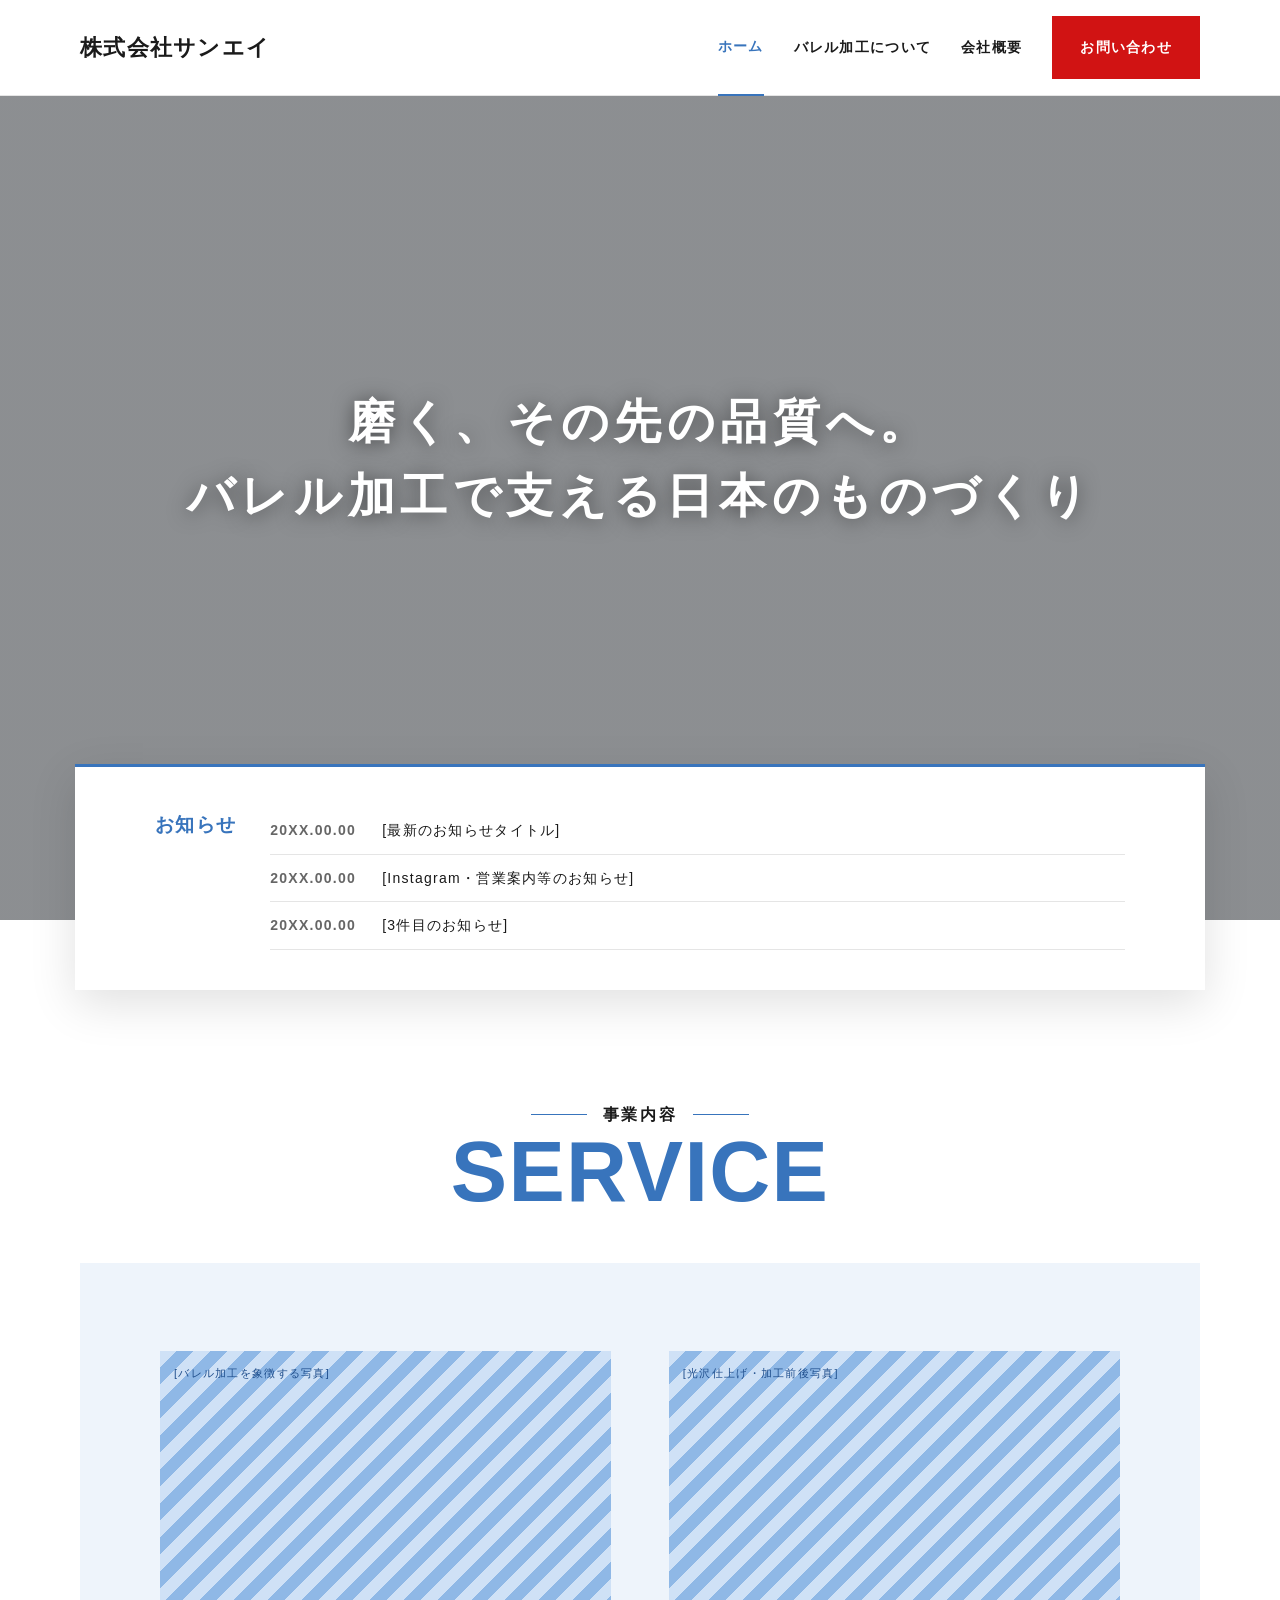
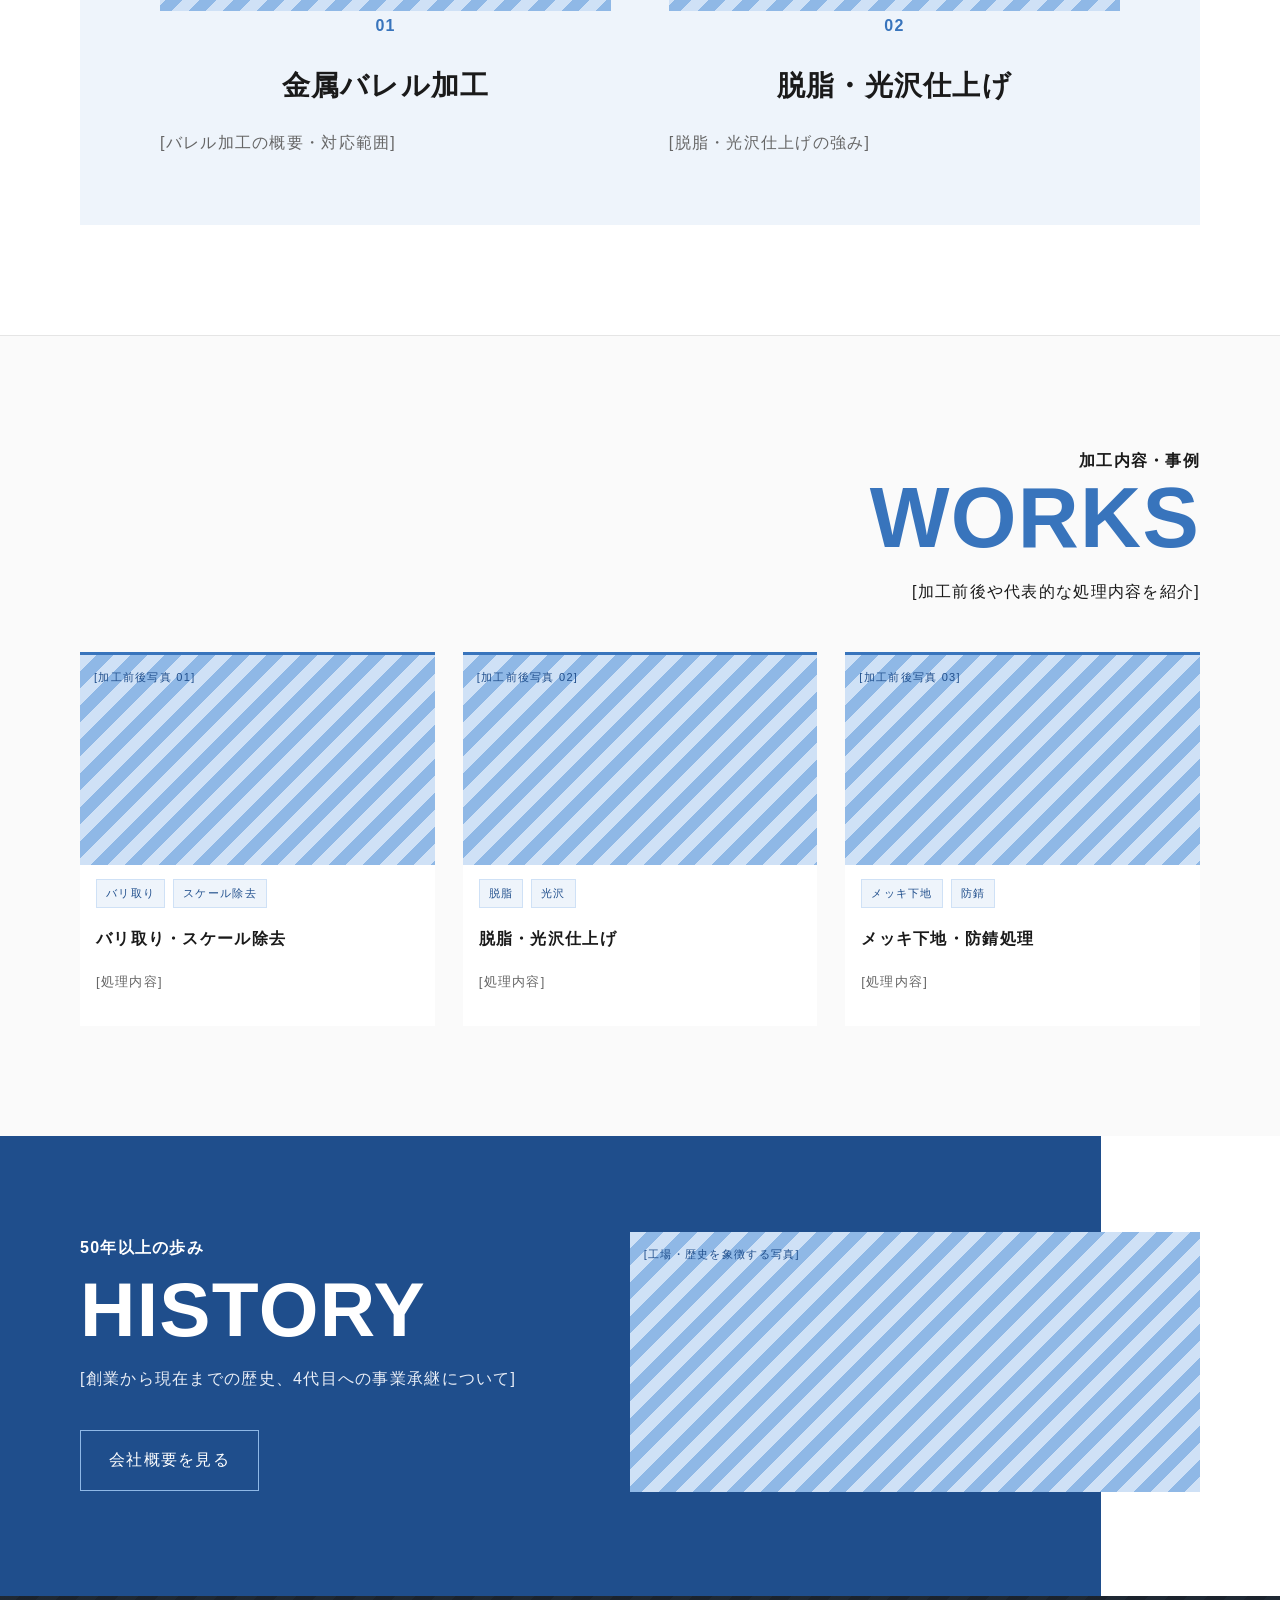
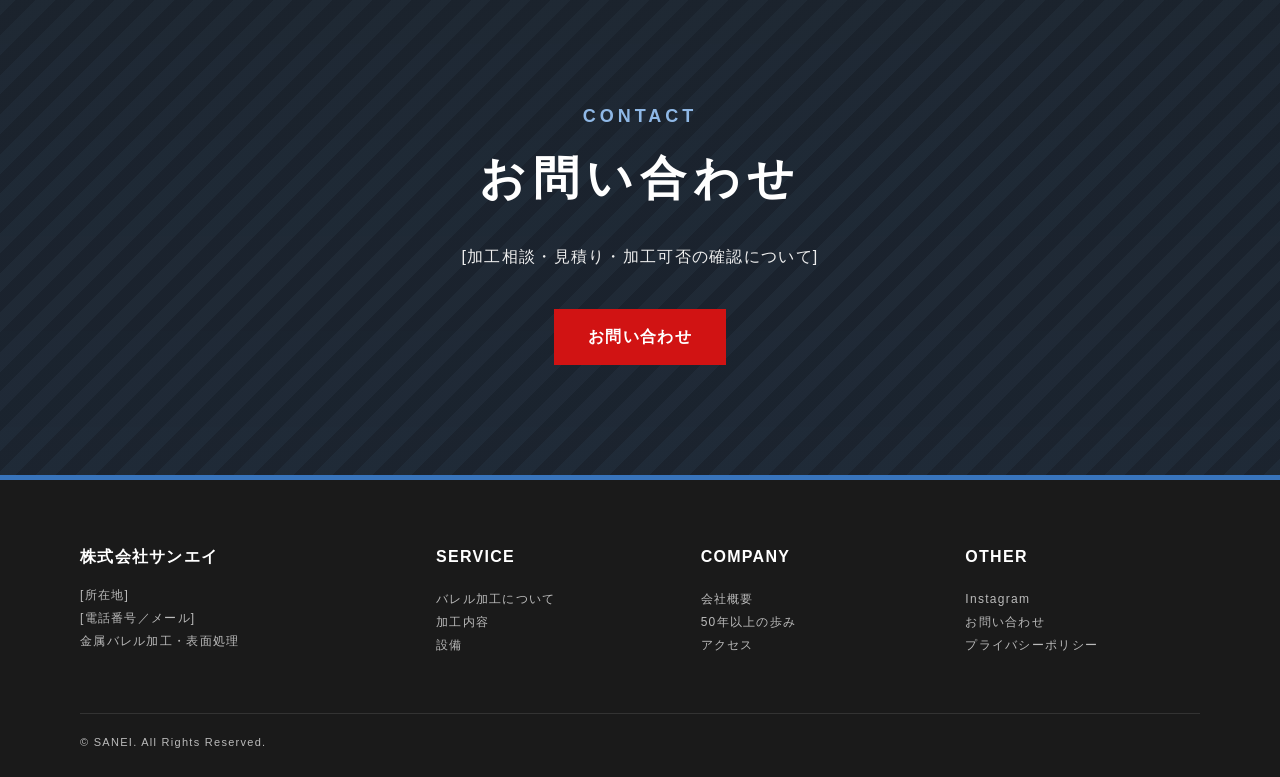
<file: preview/sanei-top-hero-final.html>
<!DOCTYPE html>
<html lang="ja"><head><meta charset="utf-8"/><meta content="width=device-width,initial-scale=1" name="viewport"/><title>TOP｜株式会社サンエイ</title><style>:root{--b:#3874BC;--bd:#1F4E8C;--bm:#5E92D4;--bl:#8FB8E6;--bp:#CFE1F6;--bi:#EEF4FB;--r:#D11313;--rd:#A80F0F;--d:#1A1A1A;--g:#666;--l:#E5E5E5;--o:#FAFAFA;--w:1120px}*{box-sizing:border-box}body{margin:0;font-family:"Noto Sans JP","Hiragino Kaku Gothic ProN",Meiryo,sans-serif;color:var(--d);line-height:1.9;letter-spacing:.08em}a{text-decoration:none;color:inherit}.wrap{width:90%;max-width:var(--w);margin:auto}.hdr{position:fixed;z-index:20;top:0;left:0;right:0;height:96px;background:#fff;border-bottom:1px solid var(--l)}.hdr .in{height:100%;display:flex;align-items:center;justify-content:space-between;padding:0 80px}.logo{font-weight:800;font-size:22px}.nav{display:flex;align-items:center;gap:30px;font-size:14px;font-weight:700}.nav .on{color:var(--b);height:96px;display:flex;align-items:center;border-bottom:2px solid var(--b)}.nav .cta{background:var(--r);color:#fff;padding:18px 28px}.hero{height:920px;position:relative;display:grid;place-items:center;text-align:center;color:#fff;background-image:linear-gradient(rgba(15,20,26,.48),rgba(15,20,26,.48)),url("https://raw.githubusercontent.com/kdm-company/sanei-site/design-preview/assets/sanei-hero-hq.webp");background-size:cover;background-position:center;background-repeat:no-repeat}.hero h1{font-family:"Noto Serif JP","Yu Mincho",serif;font-size:clamp(34px,3.65vw,56px);line-height:1.45;letter-spacing:.12em;text-shadow:0 2px 20px rgba(0,0,0,.52);max-width:94vw;margin:0 auto}.heroLine{display:block;white-space:nowrap}.heroLine2{margin-top:.12em}.heroPhrase{display:inline;white-space:nowrap}.news{position:relative;z-index:4;width:90%;max-width:1130px;margin:-156px auto 0;background:#fff;border-top:3px solid var(--b);box-shadow:0 14px 44px rgba(0,0,0,.12);padding:40px 80px;display:flex;gap:34px;align-items:flex-start}.news h2{margin:0;color:var(--b);font-size:19px}.rows{flex:1}.row{display:flex;gap:22px;padding:10px 0;border-bottom:1px solid var(--l);font-size:14px}.date{width:90px;color:var(--g);font-weight:700}.sec{padding:110px 0}.hd{text-align:center;margin-bottom:48px}.hd .ja{font-weight:700;letter-spacing:.16em;display:flex;align-items:center;justify-content:center;gap:16px}.hd .ja:before,.hd .ja:after{content:"";width:56px;height:1px;background:var(--b)}.hd .en{font:700 clamp(50px,6.6vw,88px)/1 Arial;color:var(--b)}.svcbox{background:var(--bi);padding:88px 80px 50px;display:grid;grid-template-columns:1fr 1fr;gap:6%}.svc .ph,.work .ph,.rec .ph{background:repeating-linear-gradient(135deg,var(--bp) 0 12px,var(--bl) 12px 24px);min-height:260px;position:relative}.svc .ph:after,.work .ph:after,.rec .ph:after{content:attr(data-l);position:absolute;top:12px;left:14px;font-size:11px;color:var(--bd)}.svc h3{text-align:center;font-size:28px;margin:18px 0 8px}.svc .num{text-align:center;color:var(--b);font-weight:800}.svc p{color:var(--g)}.worksHd{text-align:right;margin-bottom:45px}.worksHd .en{font:700 clamp(50px,6.6vw,88px)/1 Arial;color:var(--b)}.worksHd .ja{font-weight:700}.works{display:grid;grid-template-columns:repeat(3,1fr);gap:28px}.work .ph{min-height:210px}.tags{display:flex;gap:8px;margin:14px 0}.tag{font-size:11px;color:var(--bd);background:var(--bi);border:1px solid var(--bp);padding:3px 9px}.work h3{font-size:16px}.work p{font-size:13px;color:var(--g)}.rec{position:relative;padding:96px 0 104px;color:#fff}.rec:before{content:"";position:absolute;inset:0 14% 0 0;background:var(--bd)}.rec .grid{position:relative;display:grid;grid-template-columns:.92fr 1.08fr;gap:64px;align-items:center}.rec h2{font:700 clamp(50px,6vw,78px)/1 Arial;margin:0}.rec .ja{font-weight:700;margin-bottom:8px}.rec p{color:#e9eef7}.rec .btn{display:inline-block;border:1px solid var(--bl);padding:14px 28px;margin-top:20px}.contact{position:relative;padding:110px 0;text-align:center;color:#fff;background:linear-gradient(180deg,rgba(26,26,26,.84),rgba(26,26,26,.82)),repeating-linear-gradient(135deg,var(--b) 0 14px,var(--bd) 14px 28px)}.contact .en{font:700 18px Arial;letter-spacing:.22em;color:var(--bl)}.contact h2{font-family:"Noto Serif JP","Yu Mincho",serif;font-size:46px;letter-spacing:.15em;margin:8px 0 20px}.contact p{color:#eee}.contact .btn{display:inline-block;background:var(--r);padding:13px 34px;font-weight:700;margin-top:20px}.ftr{background:var(--d);color:#bbb;border-top:5px solid var(--b);padding:62px 0 24px}.fgrid{display:grid;grid-template-columns:300px 1fr;gap:56px}.fnav{display:grid;grid-template-columns:repeat(3,1fr);gap:30px}.ftr b{color:#fff}.ftr p,.ftr li{font-size:12px}.ftr ul{list-style:none;padding:0}.copy{margin-top:40px;border-top:1px solid #333;padding-top:18px;font-size:11px}@media(max-width:767px){.hdr{height:64px}.hdr .in{padding:0 16px}.nav{display:none}.hero{height:90vh;background-position:center center}.hero h1{font-size:clamp(18px,5.15vw,24px);line-height:1.55;letter-spacing:.055em;max-width:96vw}.heroLine{white-space:nowrap}.heroLine2{margin-top:.22em}.heroPhrase{display:block;white-space:nowrap}.news{margin-top:-5em;padding:20px 24px;display:block}.news h2{text-align:center;margin-bottom:10px}.row{flex-wrap:wrap}.sec{padding:64px 0}.svcbox,.works,.rec .grid,.fgrid{grid-template-columns:1fr}.svcbox{padding:24px}.rec:before{right:0}.fnav{grid-template-columns:1fr 1fr}}</style><style>
.worksSec{background:var(--o);border-top:1px solid var(--l)}
.worksSec .work{background:#fff;border-top:3px solid var(--b);padding-bottom:18px}
.worksSec .work h3,.worksSec .work p,.worksSec .tags{margin-left:16px;margin-right:16px}
.fmob{display:none}
@media(max-width:767px){
  .svcbox{grid-template-columns:repeat(2,minmax(0,1fr));gap:10px;padding:0;background:transparent}
  .svc{position:relative;min-height:190px;overflow:hidden;background:var(--bd)}
  .svc .ph{position:absolute;inset:0;min-height:100%;height:100%;opacity:.92}
  .svc .ph:before{content:"";position:absolute;inset:0;background:linear-gradient(180deg,rgba(31,78,140,.12),rgba(26,26,26,.76));z-index:1}
  .svc .ph:after{display:none}
  .svc .num,.svc h3{position:relative;z-index:2;color:#fff;text-shadow:0 1px 8px rgba(0,0,0,.45)}
  .svc .num{padding-top:116px;font-size:12px}
  .svc h3{font-size:15px;line-height:1.45;margin:4px 8px 12px}
  .svc p{display:none}
  .worksHd{text-align:left;margin-bottom:28px}
  .works{display:flex;overflow-x:auto;gap:16px;scroll-snap-type:x mandatory;padding:0 5vw 12px;margin-left:-5vw;margin-right:-5vw;-webkit-overflow-scrolling:touch;scrollbar-width:none}
  .works::-webkit-scrollbar{display:none}
  .worksSec .work{flex:0 0 82vw;scroll-snap-align:start;border-top:0;padding-bottom:16px;box-shadow:0 8px 24px rgba(31,78,140,.08)}
  .work .ph{min-height:54vw;max-height:280px}
  .ftr{padding:38px 0 20px}
  .fgrid{display:block}
  .fnav{display:none}
  .ftr .fgrid>div:first-child p{margin:8px 0 20px}
  .fmob{display:grid;grid-template-columns:1fr 1fr;gap:0;border-top:1px solid #333;border-bottom:1px solid #333;margin-top:22px}
  .fmob a{font-size:12px;padding:12px 6px;border-bottom:1px solid #2b2b2b}
  .fmob a:nth-child(odd){border-right:1px solid #2b2b2b}
  .copy{margin-top:18px;border-top:0;padding-top:0}
}
</style></head><body><header class="hdr"><div class="in"><div class="logo">株式会社サンエイ</div><nav class="nav"><a class="on">ホーム</a><a>バレル加工について</a><a>会社概要</a><a class="cta">お問い合わせ</a></nav></div></header><section class="hero"><h1><span class="heroLine">磨く、その先の品質へ。</span><span class="heroLine heroLine2"><span class="heroPhrase">バレル加工で支える</span><span class="heroPhrase">日本のものづくり</span></span></h1></section><section class="news"><h2>お知らせ</h2><div class="rows"><div class="row"><span class="date">20XX.00.00</span><span>[最新のお知らせタイトル]</span></div><div class="row"><span class="date">20XX.00.00</span><span>[Instagram・営業案内等のお知らせ]</span></div><div class="row"><span class="date">20XX.00.00</span><span>[3件目のお知らせ]</span></div></div></section><section class="sec"><div class="wrap"><div class="hd"><div class="ja">事業内容</div><div class="en">SERVICE</div></div><div class="svcbox"><article class="svc"><div class="ph" data-l="[バレル加工を象徴する写真]"></div><div class="num">01</div><h3>金属バレル加工</h3><p>[バレル加工の概要・対応範囲]</p></article><article class="svc"><div class="ph" data-l="[光沢仕上げ・加工前後写真]"></div><div class="num">02</div><h3>脱脂・光沢仕上げ</h3><p>[脱脂・光沢仕上げの強み]</p></article></div></div></section><section class="sec worksSec"><div class="wrap"><div class="worksHd"><div class="ja">加工内容・事例</div><div class="en">WORKS</div><p>[加工前後や代表的な処理内容を紹介]</p></div><div class="works"><article class="work"><div class="ph" data-l="[加工前後写真 01]"></div><div class="tags"><span class="tag">バリ取り</span><span class="tag">スケール除去</span></div><h3>バリ取り・スケール除去</h3><p>[処理内容]</p></article><article class="work"><div class="ph" data-l="[加工前後写真 02]"></div><div class="tags"><span class="tag">脱脂</span><span class="tag">光沢</span></div><h3>脱脂・光沢仕上げ</h3><p>[処理内容]</p></article><article class="work"><div class="ph" data-l="[加工前後写真 03]"></div><div class="tags"><span class="tag">メッキ下地</span><span class="tag">防錆</span></div><h3>メッキ下地・防錆処理</h3><p>[処理内容]</p></article></div></div></section><section class="rec"><div class="wrap grid"><div><div class="ja">50年以上の歩み</div><h2>HISTORY</h2><p>[創業から現在までの歴史、4代目への事業承継について]</p><a class="btn">会社概要を見る</a></div><div class="ph" data-l="[工場・歴史を象徴する写真]"></div></div></section><section class="contact"><div class="wrap"><div class="en">CONTACT</div><h2>お問い合わせ</h2><p>[加工相談・見積り・加工可否の確認について]</p><a class="btn">お問い合わせ</a></div></section><footer class="ftr"><div class="wrap"><div class="fgrid"><div><b>株式会社サンエイ</b><p>[所在地]<br/>[電話番号／メール]<br/>金属バレル加工・表面処理</p></div><div class="fnav"><div><b>SERVICE</b><ul><li>バレル加工について</li><li>加工内容</li><li>設備</li></ul></div><div><b>COMPANY</b><ul><li>会社概要</li><li>50年以上の歩み</li><li>アクセス</li></ul></div><div><b>OTHER</b><ul><li>Instagram</li><li>お問い合わせ</li><li>プライバシーポリシー</li></ul></div></div></div><nav aria-label="フッターナビゲーション" class="fmob"><a href="#">ホーム</a><a href="#">バレル加工について</a><a href="#">会社概要</a><a href="#">お問い合わせ</a></nav><div class="copy">© SANEI. All Rights Reserved.</div></div></footer></body></html>
</file>
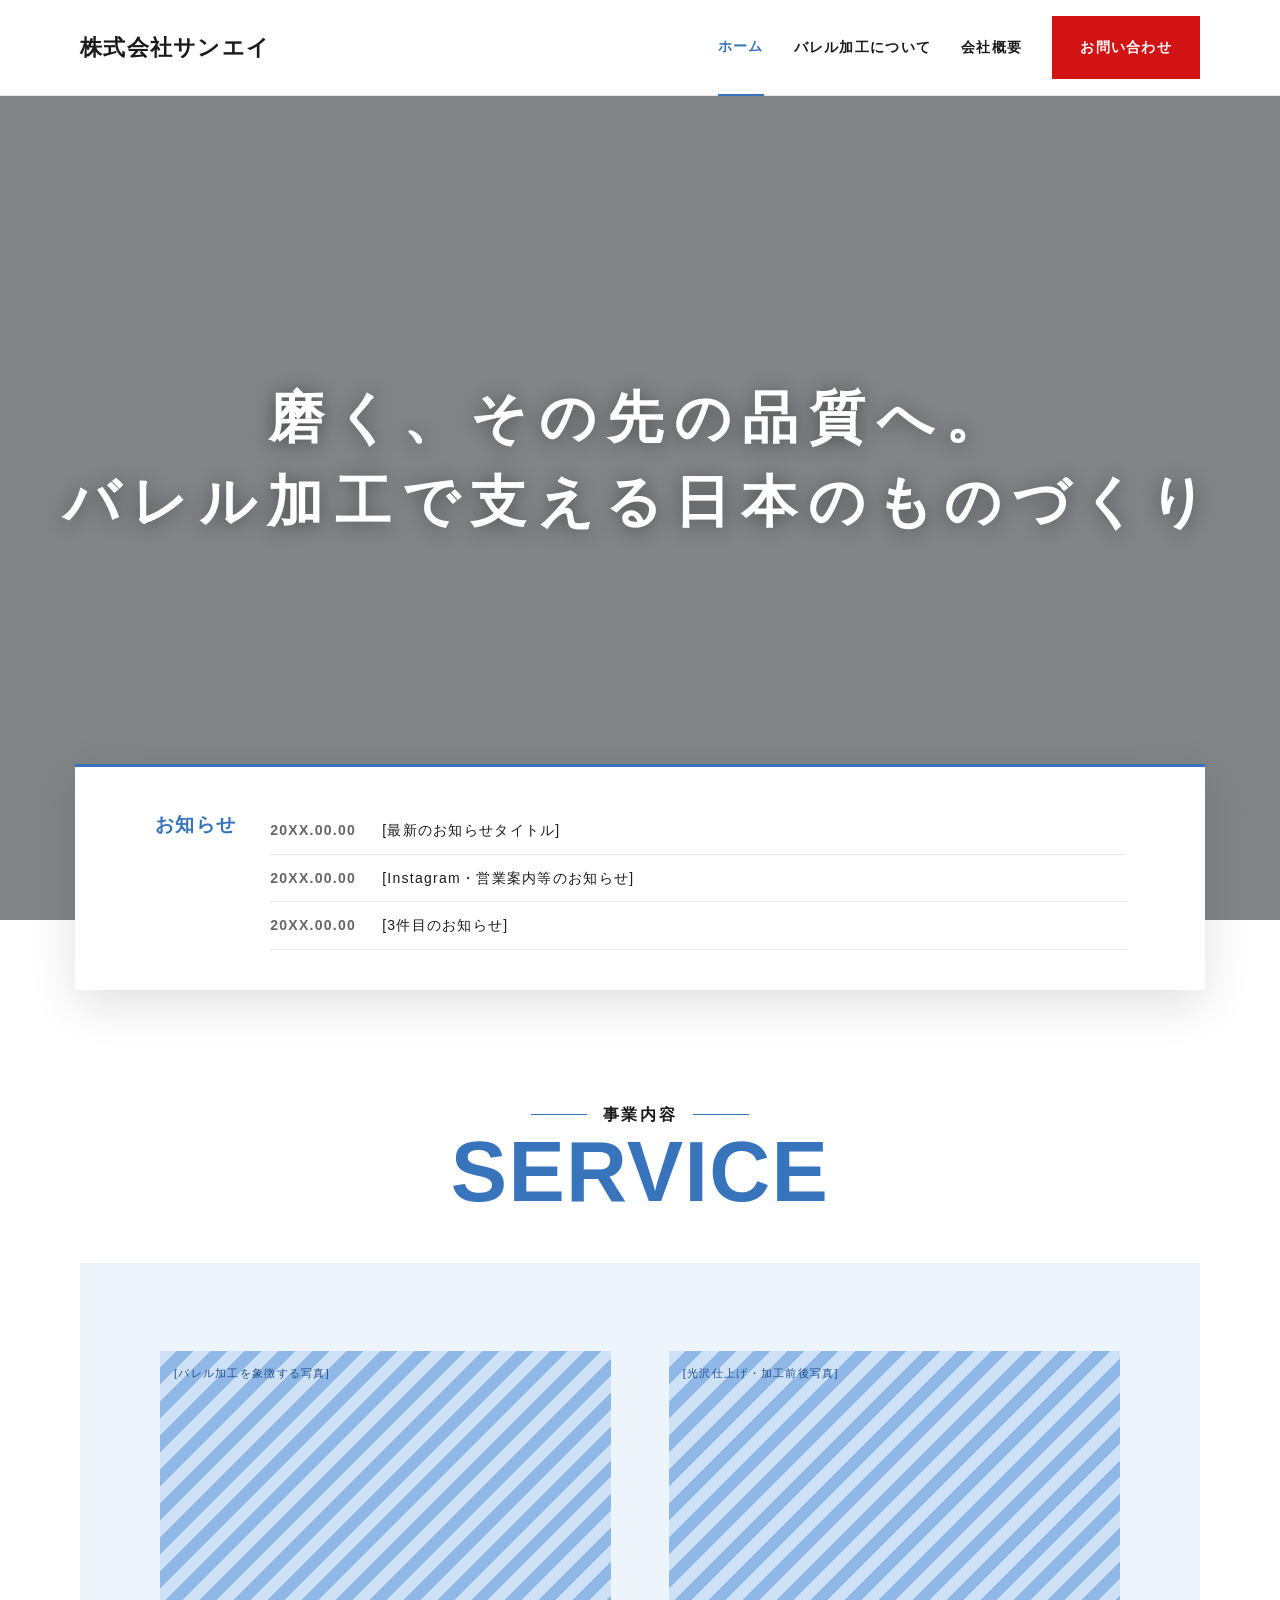
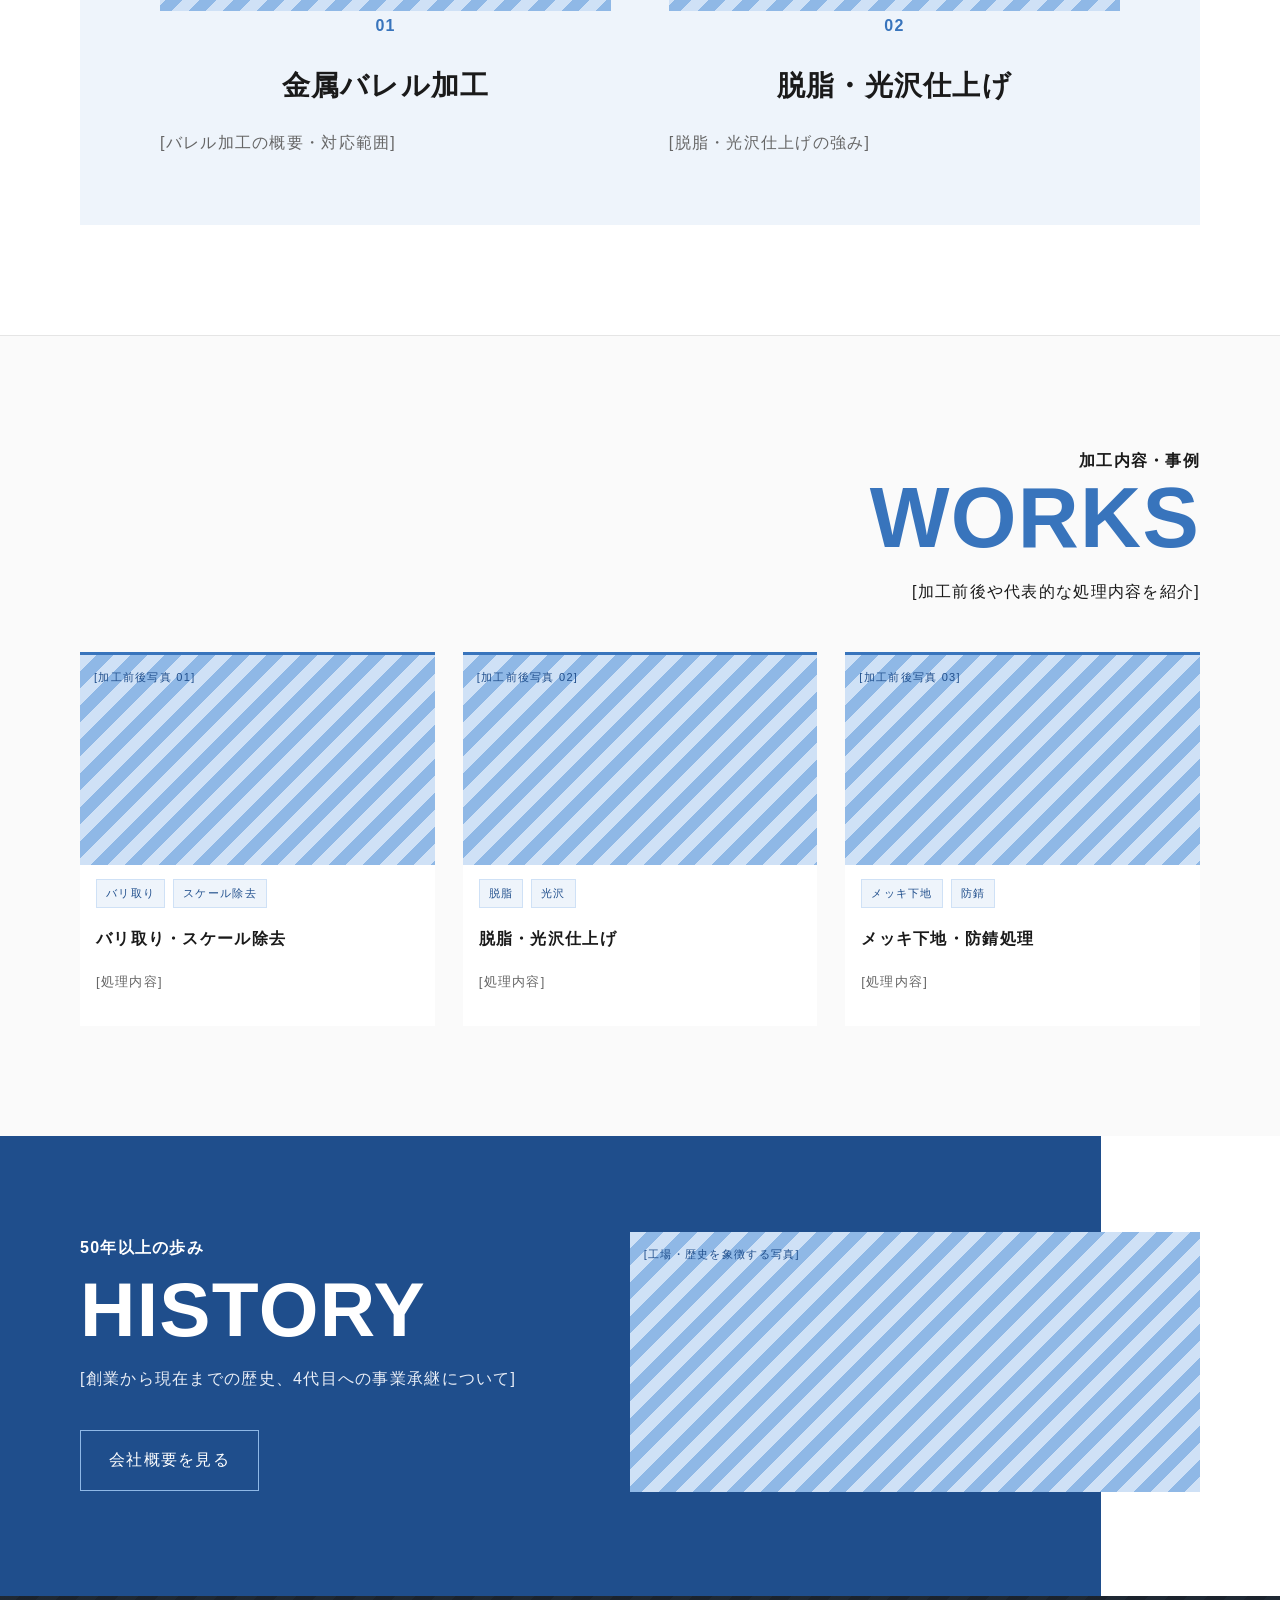
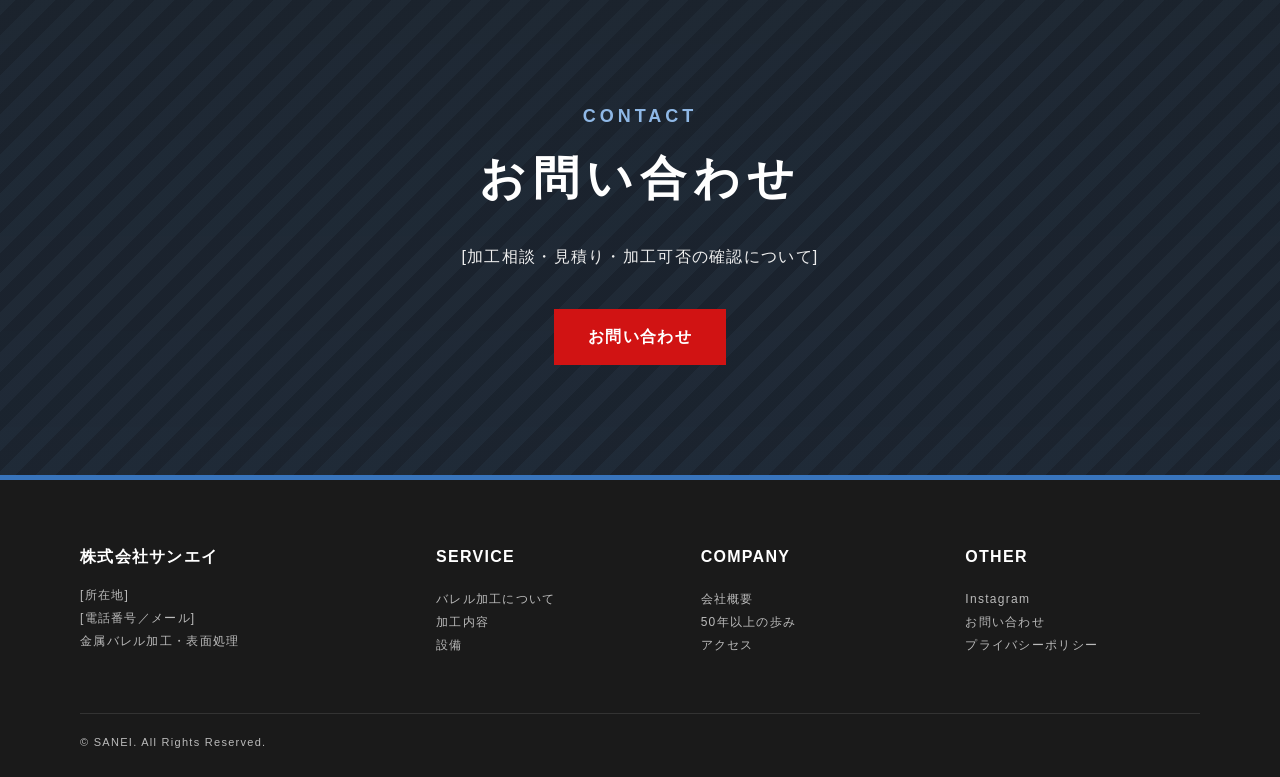
<file: preview/top.html>
<!DOCTYPE html>
<html lang="ja"><head><meta charset="utf-8"/><meta content="width=device-width,initial-scale=1" name="viewport"/><title>TOP｜株式会社サンエイ</title><style>:root{--b:#3874BC;--bd:#1F4E8C;--bm:#5E92D4;--bl:#8FB8E6;--bp:#CFE1F6;--bi:#EEF4FB;--r:#D11313;--rd:#A80F0F;--d:#1A1A1A;--g:#666;--l:#E5E5E5;--o:#FAFAFA;--w:1120px}*{box-sizing:border-box}body{margin:0;font-family:"Noto Sans JP","Hiragino Kaku Gothic ProN",Meiryo,sans-serif;color:var(--d);line-height:1.9;letter-spacing:.08em}a{text-decoration:none;color:inherit}.wrap{width:90%;max-width:var(--w);margin:auto}.hdr{position:fixed;z-index:20;top:0;left:0;right:0;height:96px;background:#fff;border-bottom:1px solid var(--l)}.hdr .in{height:100%;display:flex;align-items:center;justify-content:space-between;padding:0 80px}.logo{font-weight:800;font-size:22px}.nav{display:flex;align-items:center;gap:30px;font-size:14px;font-weight:700}.nav .on{color:var(--b);height:96px;display:flex;align-items:center;border-bottom:2px solid var(--b)}.nav .cta{background:var(--r);color:#fff;padding:18px 28px}.hero{height:920px;position:relative;display:grid;place-items:center;text-align:center;color:#fff;background-image:linear-gradient(rgba(15,20,26,.52),rgba(15,20,26,.52)),url("https://raw.githubusercontent.com/kdm-company/sanei-site/design-preview/assets/sanei-hero.webp");background-size:cover;background-position:center;background-repeat:no-repeat}.hero h1{font-family:"Noto Serif JP","Yu Mincho",serif;font-size:56px;line-height:1.5;letter-spacing:.2em;text-shadow:0 2px 20px rgba(0,0,0,.45)}.news{position:relative;z-index:4;width:90%;max-width:1130px;margin:-156px auto 0;background:#fff;border-top:3px solid var(--b);box-shadow:0 14px 44px rgba(0,0,0,.12);padding:40px 80px;display:flex;gap:34px;align-items:flex-start}.news h2{margin:0;color:var(--b);font-size:19px}.rows{flex:1}.row{display:flex;gap:22px;padding:10px 0;border-bottom:1px solid var(--l);font-size:14px}.date{width:90px;color:var(--g);font-weight:700}.sec{padding:110px 0}.hd{text-align:center;margin-bottom:48px}.hd .ja{font-weight:700;letter-spacing:.16em;display:flex;align-items:center;justify-content:center;gap:16px}.hd .ja:before,.hd .ja:after{content:"";width:56px;height:1px;background:var(--b)}.hd .en{font:700 clamp(50px,6.6vw,88px)/1 Arial;color:var(--b)}.svcbox{background:var(--bi);padding:88px 80px 50px;display:grid;grid-template-columns:1fr 1fr;gap:6%}.svc .ph,.work .ph,.rec .ph{background:repeating-linear-gradient(135deg,var(--bp) 0 12px,var(--bl) 12px 24px);min-height:260px;position:relative}.svc .ph:after,.work .ph:after,.rec .ph:after{content:attr(data-l);position:absolute;top:12px;left:14px;font-size:11px;color:var(--bd)}.svc h3{text-align:center;font-size:28px;margin:18px 0 8px}.svc .num{text-align:center;color:var(--b);font-weight:800}.svc p{color:var(--g)}.worksHd{text-align:right;margin-bottom:45px}.worksHd .en{font:700 clamp(50px,6.6vw,88px)/1 Arial;color:var(--b)}.worksHd .ja{font-weight:700}.works{display:grid;grid-template-columns:repeat(3,1fr);gap:28px}.work .ph{min-height:210px}.tags{display:flex;gap:8px;margin:14px 0}.tag{font-size:11px;color:var(--bd);background:var(--bi);border:1px solid var(--bp);padding:3px 9px}.work h3{font-size:16px}.work p{font-size:13px;color:var(--g)}.rec{position:relative;padding:96px 0 104px;color:#fff}.rec:before{content:"";position:absolute;inset:0 14% 0 0;background:var(--bd)}.rec .grid{position:relative;display:grid;grid-template-columns:.92fr 1.08fr;gap:64px;align-items:center}.rec h2{font:700 clamp(50px,6vw,78px)/1 Arial;margin:0}.rec .ja{font-weight:700;margin-bottom:8px}.rec p{color:#e9eef7}.rec .btn{display:inline-block;border:1px solid var(--bl);padding:14px 28px;margin-top:20px}.contact{position:relative;padding:110px 0;text-align:center;color:#fff;background:linear-gradient(180deg,rgba(26,26,26,.84),rgba(26,26,26,.82)),repeating-linear-gradient(135deg,var(--b) 0 14px,var(--bd) 14px 28px)}.contact .en{font:700 18px Arial;letter-spacing:.22em;color:var(--bl)}.contact h2{font-family:"Noto Serif JP","Yu Mincho",serif;font-size:46px;letter-spacing:.15em;margin:8px 0 20px}.contact p{color:#eee}.contact .btn{display:inline-block;background:var(--r);padding:13px 34px;font-weight:700;margin-top:20px}.ftr{background:var(--d);color:#bbb;border-top:5px solid var(--b);padding:62px 0 24px}.fgrid{display:grid;grid-template-columns:300px 1fr;gap:56px}.fnav{display:grid;grid-template-columns:repeat(3,1fr);gap:30px}.ftr b{color:#fff}.ftr p,.ftr li{font-size:12px}.ftr ul{list-style:none;padding:0}.copy{margin-top:40px;border-top:1px solid #333;padding-top:18px;font-size:11px}@media(max-width:767px){.hdr{height:64px}.hdr .in{padding:0 16px}.nav{display:none}.hero{height:90vh}.hero h1{font-size:24px}.news{margin-top:-5em;padding:20px 24px;display:block}.news h2{text-align:center;margin-bottom:10px}.row{flex-wrap:wrap}.sec{padding:64px 0}.svcbox,.works,.rec .grid,.fgrid{grid-template-columns:1fr}.svcbox{padding:24px}.rec:before{right:0}.fnav{grid-template-columns:1fr 1fr}}</style><style>.worksSec{background:var(--o);border-top:1px solid var(--l)}.worksSec .work{background:#fff;border-top:3px solid var(--b);padding-bottom:18px}.worksSec .work h3,.worksSec .work p,.worksSec .tags{margin-left:16px;margin-right:16px}.fmob{display:none}@media(max-width:767px){.svcbox{grid-template-columns:repeat(2,minmax(0,1fr));gap:10px;padding:0;background:transparent}.svc{position:relative;min-height:190px;overflow:hidden;background:var(--bd)}.svc .ph{position:absolute;inset:0;min-height:100%;height:100%;opacity:.92}.svc .ph:before{content:"";position:absolute;inset:0;background:linear-gradient(180deg,rgba(31,78,140,.12),rgba(26,26,26,.76));z-index:1}.svc .ph:after{display:none}.svc .num,.svc h3{position:relative;z-index:2;color:#fff;text-shadow:0 1px 8px rgba(0,0,0,.45)}.svc .num{padding-top:116px;font-size:12px}.svc h3{font-size:15px;line-height:1.45;margin:4px 8px 12px}.svc p{display:none}.worksHd{text-align:left;margin-bottom:28px}.works{display:flex;overflow-x:auto;gap:16px;scroll-snap-type:x mandatory;padding:0 5vw 12px;margin-left:-5vw;margin-right:-5vw;-webkit-overflow-scrolling:touch;scrollbar-width:none}.works::-webkit-scrollbar{display:none}.worksSec .work{flex:0 0 82vw;scroll-snap-align:start;border-top:0;padding-bottom:16px;box-shadow:0 8px 24px rgba(31,78,140,.08)}.work .ph{min-height:54vw;max-height:280px}.ftr{padding:38px 0 20px}.fgrid{display:block}.fnav{display:none}.ftr .fgrid>div:first-child p{margin:8px 0 20px}.fmob{display:grid;grid-template-columns:1fr 1fr;gap:0;border-top:1px solid #333;border-bottom:1px solid #333;margin-top:22px}.fmob a{font-size:12px;padding:12px 6px;border-bottom:1px solid #2b2b2b}.fmob a:nth-child(odd){border-right:1px solid #2b2b2b}.copy{margin-top:18px;border-top:0;padding-top:0}}</style></head><body><header class="hdr"><div class="in"><div class="logo">株式会社サンエイ</div><nav class="nav"><a class="on">ホーム</a><a>バレル加工について</a><a>会社概要</a><a class="cta">お問い合わせ</a></nav></div></header><section class="hero"><h1>磨く、その先の品質へ。<br/>バレル加工で支える日本のものづくり</h1></section><section class="news"><h2>お知らせ</h2><div class="rows"><div class="row"><span class="date">20XX.00.00</span><span>[最新のお知らせタイトル]</span></div><div class="row"><span class="date">20XX.00.00</span><span>[Instagram・営業案内等のお知らせ]</span></div><div class="row"><span class="date">20XX.00.00</span><span>[3件目のお知らせ]</span></div></div></section><section class="sec"><div class="wrap"><div class="hd"><div class="ja">事業内容</div><div class="en">SERVICE</div></div><div class="svcbox"><article class="svc"><div class="ph" data-l="[バレル加工を象徴する写真]"></div><div class="num">01</div><h3>金属バレル加工</h3><p>[バレル加工の概要・対応範囲]</p></article><article class="svc"><div class="ph" data-l="[光沢仕上げ・加工前後写真]"></div><div class="num">02</div><h3>脱脂・光沢仕上げ</h3><p>[脱脂・光沢仕上げの強み]</p></article></div></div></section><section class="sec worksSec"><div class="wrap"><div class="worksHd"><div class="ja">加工内容・事例</div><div class="en">WORKS</div><p>[加工前後や代表的な処理内容を紹介]</p></div><div class="works"><article class="work"><div class="ph" data-l="[加工前後写真 01]"></div><div class="tags"><span class="tag">バリ取り</span><span class="tag">スケール除去</span></div><h3>バリ取り・スケール除去</h3><p>[処理内容]</p></article><article class="work"><div class="ph" data-l="[加工前後写真 02]"></div><div class="tags"><span class="tag">脱脂</span><span class="tag">光沢</span></div><h3>脱脂・光沢仕上げ</h3><p>[処理内容]</p></article><article class="work"><div class="ph" data-l="[加工前後写真 03]"></div><div class="tags"><span class="tag">メッキ下地</span><span class="tag">防錆</span></div><h3>メッキ下地・防錆処理</h3><p>[処理内容]</p></article></div></div></section><section class="rec"><div class="wrap grid"><div><div class="ja">50年以上の歩み</div><h2>HISTORY</h2><p>[創業から現在までの歴史、4代目への事業承継について]</p><a class="btn">会社概要を見る</a></div><div class="ph" data-l="[工場・歴史を象徴する写真]"></div></div></section><section class="contact"><div class="wrap"><div class="en">CONTACT</div><h2>お問い合わせ</h2><p>[加工相談・見積り・加工可否の確認について]</p><a class="btn">お問い合わせ</a></div></section><footer class="ftr"><div class="wrap"><div class="fgrid"><div><b>株式会社サンエイ</b><p>[所在地]<br/>[電話番号／メール]<br/>金属バレル加工・表面処理</p></div><div class="fnav"><div><b>SERVICE</b><ul><li>バレル加工について</li><li>加工内容</li><li>設備</li></ul></div><div><b>COMPANY</b><ul><li>会社概要</li><li>50年以上の歩み</li><li>アクセス</li></ul></div><div><b>OTHER</b><ul><li>Instagram</li><li>お問い合わせ</li><li>プライバシーポリシー</li></ul></div></div></div><nav aria-label="フッターナビゲーション" class="fmob"><a href="#">ホーム</a><a href="#">バレル加工について</a><a href="#">会社概要</a><a href="#">お問い合わせ</a></nav><div class="copy">© SANEI. All Rights Reserved.</div></div></footer></body></html>
</file>
<file: assets/style.css>
:root{--blue:#3874BC;--deep:#234775;--mid:#5E92D4;--light:#8FB8E6;--pale:#CFE1F6;--ice:#EEF4FB;--teal:#287B88;--accent:#5652A3;--accentHover:#454184;--red:var(--accent);--dark:#17283D;--gray:#586779;--line:#DEE5ED;--off:#F8FAFD;--white:#fff;--w:1120px}
*{box-sizing:border-box}html{scroll-behavior:smooth}body{margin:0;color:var(--dark);font-family:"Noto Sans JP","Hiragino Kaku Gothic ProN",Meiryo,sans-serif;font-size:16px;line-height:1.9;letter-spacing:.06em;background:#fff}img{display:block;width:100%;height:auto}a{color:inherit;text-decoration:none}.wrap{width:min(90%,var(--w));margin:auto}
.header{height:96px;background:rgba(255,255,255,.97);border-bottom:1px solid var(--line);display:flex;align-items:center;position:relative;z-index:50}.header.fixed{position:absolute;top:0;left:0;right:0;background:rgba(255,255,255,.96)}.header .wrap{display:flex;align-items:center;justify-content:space-between}.brand{font-weight:800;font-size:20px;letter-spacing:.12em}.nav{display:flex;align-items:center;gap:30px;font-size:14px;font-weight:700}.nav a.current{color:var(--blue);height:96px;display:flex;align-items:center;border-bottom:2px solid var(--blue)}.nav .cta{background:var(--red);color:#fff;padding:17px 25px}.mobile-menu{display:none;position:relative}.mobile-menu summary{list-style:none;cursor:pointer;font-size:24px;line-height:1}.mobile-menu summary::-webkit-details-marker{display:none}.mobile-menu nav{position:absolute;right:0;top:38px;width:240px;background:#fff;border:1px solid var(--line);box-shadow:0 12px 30px rgba(0,0,0,.12);padding:8px}.mobile-menu nav a{display:block;padding:10px 12px;border-bottom:1px solid var(--line);font-size:13px}.mobile-menu nav a:last-child{border-bottom:0;color:var(--red);font-weight:700}
.hero{height:920px;position:relative;display:grid;place-items:center;color:#fff;text-align:center;background-image:linear-gradient(rgba(12,18,24,.46),rgba(12,18,24,.52)),url("hero.webp");background-size:cover;background-position:center;background-repeat:no-repeat;overflow:hidden;isolation:isolate}.hero>div{position:relative;z-index:2;padding:0 20px}.hero h1{margin:0;max-width:96vw;font-family:"Noto Serif JP","Yu Mincho",serif;font-size:clamp(34px,3.65vw,56px);line-height:1.5;letter-spacing:.11em;text-shadow:0 2px 18px rgba(0,0,0,.5)}.heroLine,.heroPhrase{white-space:nowrap}.heroLine{display:block}.heroPhrase{display:inline}.heroLead{max-width:760px;margin:28px auto 0;font-size:14px;line-height:2;color:rgba(255,255,255,.92)}
.news{position:relative;z-index:3;width:min(90%,1130px);margin:-90px auto 0;background:#fff;border-top:3px solid var(--teal);box-shadow:0 14px 44px rgba(0,0,0,.12);padding:38px 72px;display:flex;gap:34px}.news h2{margin:0;color:var(--blue);font-size:19px;white-space:nowrap}.newsRows{flex:1}.newsRow{display:flex;gap:20px;padding:11px 0;border-bottom:1px solid var(--line);font-size:13px}.newsDate{width:90px;flex:none;color:var(--gray);font-weight:700}
.section{padding:108px 0}.section.off{background:var(--off)}.section.ice{background:var(--ice)}.flowSections{position:relative;overflow:hidden;isolation:isolate;background:#fff}.flowSectionsBg{position:absolute;z-index:0;inset:0;line-height:0;pointer-events:none}.flowSectionsBg img{width:100%;height:100%;object-fit:fill}.flowSections>.section{position:relative;z-index:1;background:transparent}.flowSections .worksSection{border-top:0}.heading{margin-bottom:44px}.heading.center{text-align:center}.heading.right{text-align:right}.heading .ja{font-weight:700;letter-spacing:.16em}.heading.center .ja{display:flex;justify-content:center;align-items:center;gap:16px}.heading.center .ja:before,.heading.center .ja:after{content:"";width:50px;height:1px;background:var(--blue)}.heading .en{font:700 clamp(46px,6.3vw,86px)/1 Arial,sans-serif;color:var(--blue);letter-spacing:-.02em}.lead{max-width:800px;color:var(--gray);font-size:15px;line-height:2.1}.button{display:inline-block;padding:14px 28px;border:1px solid var(--blue);color:var(--blue);font-weight:700;font-size:13px}.button.red{border:0;background:var(--red);color:#fff}
.photoPlaceholder{display:grid;place-items:center;background:repeating-linear-gradient(135deg,var(--ice) 0 14px,var(--pale) 14px 28px);border:1px dashed var(--light);color:var(--deep);font-size:11px;font-weight:700;letter-spacing:.08em;text-align:center;padding:14px;min-height:180px}.splitPhoto{aspect-ratio:4/3;min-height:0}
.serviceGrid{background:transparent;padding:64px;display:grid;grid-template-columns:1fr 1fr;gap:34px}.serviceCard{background:#fff;box-shadow:0 10px 34px rgba(35,71,117,.06)}.servicePhoto{aspect-ratio:4/3}.serviceBody{padding:22px 26px 28px}.serviceNum{color:var(--blue);font:700 13px Arial}.serviceBody h3{font-size:23px;margin:6px 0 8px}.serviceBody p{margin:0;color:var(--gray);font-size:13px}
.worksSection{border-top:1px solid var(--line)}.works{display:grid;grid-template-columns:repeat(3,1fr);gap:28px}.workCard{background:#fff;border-top:3px solid var(--teal);box-shadow:0 8px 30px rgba(35,71,117,.07)}.workCard img,.workCard .workPhoto{aspect-ratio:4/3;object-fit:cover}.workBody{padding:18px 18px 24px}.tags{display:flex;flex-wrap:wrap;gap:7px;margin-bottom:9px}.tag{font-size:10px;color:#23636D;background:#EDF6F7;border:1px solid #CBE2E6;padding:3px 8px}.workBody h3{font-size:16px;margin:0 0 7px}.workBody p{font-size:12.5px;color:var(--gray);margin:0}
.historyBand{position:relative;color:#fff;padding:100px 0;background:var(--deep)}.historyBand:after{content:"工場・歴史を象徴する写真";position:absolute;right:0;top:0;bottom:0;width:38%;background:repeating-linear-gradient(135deg,#5E92D4 0 14px,#3874BC 14px 28px);opacity:.9;display:grid;place-items:center;color:#fff;font-size:11px;font-weight:700;letter-spacing:.08em;text-align:center;padding:16px}.historyBand .wrap{position:relative;z-index:2}.historyBand .content{max-width:55%}.historyBand .en{font:700 clamp(48px,6vw,78px)/1 Arial}.historyBand p{color:#e8eff8}.contactBand{text-align:center;color:#fff;padding:105px 0;background:linear-gradient(rgba(23,40,61,.90),rgba(23,40,61,.92)),repeating-linear-gradient(135deg,#444 0 14px,#30445D 14px 28px)}.contactBand .en{font:700 17px Arial;letter-spacing:.24em;color:var(--light)}.contactBand h2{font-family:"Noto Serif JP","Yu Mincho",serif;font-size:44px;letter-spacing:.15em;margin:8px 0 15px}.contactBand p{max-width:720px;margin:0 auto;color:#eee}.contactBand .button{margin-top:22px}
.footer{background:var(--dark);color:#ADBCCC;border-top:5px solid var(--blue);padding:50px 0 20px}.footerTop{display:grid;grid-template-columns:1fr 1.4fr;gap:60px}.footer strong{color:#fff}.footer p{font-size:12px}.footerNav{display:grid;grid-template-columns:repeat(3,1fr);gap:20px}.footerNav a{display:block;font-size:12px;padding:3px 0}.copy{border-top:1px solid #30445D;margin-top:34px;padding-top:16px;font-size:10px}.footerMobile{display:none}.footerContact{display:inline-block;margin-top:4px;font-size:12px;color:#fff;border-bottom:1px solid rgba(255,255,255,.45);padding-bottom:2px}.footerContact:hover{color:var(--light);border-color:var(--light)}
.pageHero{position:relative;color:#fff;background:var(--deep);overflow:hidden}.pageHero:after{content:"";position:absolute;inset:0;background:linear-gradient(90deg,rgba(35,71,117,.96),rgba(35,71,117,.70))}.pageHero .wrap{position:relative;z-index:2;padding:82px 0 68px}.ey{display:inline-block;font:700 11px Arial;letter-spacing:.22em;border:1px solid rgba(255,255,255,.35);padding:6px 11px}.pageHero .en{display:block;margin-top:14px;font:700 13px Arial;letter-spacing:.3em;color:var(--pale)}.pageHero h1{font-family:"Noto Serif JP","Yu Mincho",serif;font-size:clamp(34px,4.5vw,58px);letter-spacing:.12em;margin:8px 0 12px}.pageHero p{max-width:760px;color:#e8eff8;font-size:14px}.breadcrumb{font-size:11px;color:#d4e1f3;margin-top:18px}
.split{display:grid;grid-template-columns:1.05fr .95fr;gap:60px;align-items:start}.bodyText{color:var(--gray);font-size:14.5px;line-height:2.12}.subHead{margin:34px 0 10px;color:var(--deep);font-size:19px}.strengthList{display:grid;grid-template-columns:repeat(3,1fr);gap:20px;margin-top:34px}.strength{border-top:3px solid var(--teal);padding:18px;background:var(--off)}.strength .num{font:700 28px Arial;color:var(--blue)}.strength h3{font-size:16px}.strength p{font-size:13px;color:var(--gray)}
.beforeAfter{display:grid;grid-template-columns:1fr 1fr;gap:20px}.beforeAfter figure{margin:0}.beforeAfter img,.beforeAfter .photoPlaceholder{aspect-ratio:4/3;object-fit:cover}.beforeAfter figcaption{font-size:11px;color:var(--gray);margin-top:6px}.processGrid{display:grid;grid-template-columns:repeat(2,1fr);gap:18px}.processItem{background:#fff;border:1px solid var(--line);padding:22px}.processItem b{color:var(--blue)}.processItem p{font-size:13px;color:var(--gray)}.equipment{display:grid;grid-template-columns:1fr 1fr;gap:18px;margin-top:30px}.equipment article{background:var(--ice);padding:22px}.equipment p{font-size:13px;color:var(--gray)}
.gallery{display:flex;gap:16px;overflow-x:auto;scroll-snap-type:x mandatory;padding-bottom:12px;-webkit-overflow-scrolling:touch;scrollbar-width:thin}.gallery figure{margin:0;flex:0 0 min(74vw,620px);scroll-snap-align:start}.gallery img,.gallery .photoPlaceholder{aspect-ratio:4/3;object-fit:cover}.gallery figcaption{font-size:11px;color:var(--gray);margin-top:7px}
.profile{width:100%;border-collapse:collapse;font-size:14px}.profile th,.profile td{padding:14px 18px;border:1px solid var(--line);text-align:left;vertical-align:top}.profile th{width:190px;background:var(--ice)}.timeline{list-style:none;padding:0;margin:0}.timeline li{display:grid;grid-template-columns:130px 1fr;gap:26px;border-bottom:1px solid var(--line);padding:22px 0}.timeline time{font-weight:700;color:var(--blue)}.trust{background:var(--deep);color:#fff}.trust .heading .en{color:#fff}.trust p{max-width:840px;color:#e7eff8}.accessGrid{display:grid;grid-template-columns:.8fr 1.2fr;gap:36px;align-items:stretch}.accessCard{background:#fff;border:1px solid var(--line);padding:28px}.mapFrame{width:100%;height:420px;border:0}
.contactInfo{display:grid;grid-template-columns:1fr 1fr;gap:28px}.infoCard{border:1px solid var(--line);padding:28px;background:#fff}.infoCard .label{font:700 12px Arial;letter-spacing:.2em;color:var(--blue)}.infoCard h3{font-size:20px}.infoCard p{font-size:13px;color:var(--gray)}.formPreview{max-width:840px}.field{margin-bottom:24px}.field label{font-size:13px;font-weight:700;display:block;margin-bottom:8px}.field .req{font-size:10px;color:#fff;background:var(--red);padding:2px 7px;margin-left:8px}.fakeInput{background:#fff;border:1px solid #ccc;padding:13px 15px;color:#999;min-height:48px;font-size:13px}.fakeInput.large{min-height:110px}.formNote{font-size:12px;color:var(--gray)}
@media(max-width:767px){body{font-size:15px}.header{height:64px}.header.fixed{position:absolute}.nav{display:none}.mobile-menu{display:block}.hero{height:86svh;min-height:620px;background-position:center}.hero>div{transform:translateY(-38px)}.hero h1{font-size:clamp(20px,5.2vw,25px);letter-spacing:.045em;line-height:1.55}.heroLine{white-space:nowrap}.heroPhrase{display:block;white-space:nowrap}.heroLead{width:86%;font-size:12px;line-height:1.8;margin-top:20px}.news{margin-top:-36px;padding:20px 22px;display:block}.news h2{text-align:center;margin-bottom:10px}.newsRow{flex-wrap:wrap;gap:4px}.newsDate{width:100%}.section{padding:64px 0}.heading{margin-bottom:28px}.heading .en{font-size:48px}.serviceGrid{grid-template-columns:repeat(2,minmax(0,1fr));padding:0;gap:10px;background:transparent}.serviceCard{position:relative;min-height:210px;overflow:hidden;background:var(--deep)}.serviceCard:after{content:"";position:absolute;inset:0;background:linear-gradient(180deg,rgba(35,71,117,.08),rgba(23,40,61,.78))}.servicePhoto{position:absolute;inset:0;height:100%;min-height:100%;border:0}.serviceBody{position:absolute;z-index:2;left:0;right:0;bottom:0;padding:14px;color:#fff}.serviceNum{color:#fff}.serviceBody h3{font-size:15px;margin:2px 0}.serviceBody p{display:none}.heading.right{text-align:left}.works{display:flex;overflow-x:auto;gap:16px;scroll-snap-type:x mandatory;padding:0 5vw 12px;margin-left:-5vw;margin-right:-5vw;scrollbar-width:none}.works::-webkit-scrollbar{display:none}.workCard{flex:0 0 82vw;scroll-snap-align:start;border-top:0}.historyBand{padding:70px 0}.historyBand:after{width:100%;opacity:.18;color:transparent}.historyBand .content{max-width:100%}.contactBand h2{font-size:30px}.footerTop{display:block}.footerNav{grid-template-columns:repeat(3,1fr);gap:12px;margin-top:26px;padding-top:22px;border-top:1px solid #30445D}.footerNav strong{font-size:12px}.footerNav a{font-size:10.5px;letter-spacing:0;padding:4px 0}.footerMobile{display:grid;grid-template-columns:1fr 1fr;border-top:1px solid #30445D;border-bottom:1px solid #30445D;margin-top:22px}.footerMobile a{font-size:11px;padding:10px 4px;border-bottom:1px solid #30445D}.footerMobile a:nth-child(odd){border-right:1px solid #30445D}.pageHero .wrap{padding:54px 0 46px}.split,.accessGrid,.contactInfo,.beforeAfter,.equipment,.processGrid{grid-template-columns:1fr}.strengthList{grid-template-columns:1fr}.profile th{width:105px}.timeline li{grid-template-columns:1fr;gap:6px}.mapFrame{height:320px}.gallery figure{flex-basis:84vw}}
</file>
<file: assets/site-photos.css>
.sitePhoto{object-fit:cover}
.servicePhoto{width:100%;height:auto}
.historyBand:after{content:none}
.historyBand .historyPhoto{position:absolute;right:0;top:0;width:38%;height:100%;object-fit:cover}
@media(max-width:767px){
 .serviceCard .servicePhoto{height:100%;min-height:100%}
 .historyBand .historyPhoto{inset:0;width:100%;height:100%;opacity:.18}
}
</file>
<file: assets/contact-banner.css>
/* Centered CONTACT banner with the approved analogous wave background. */
.contactBannerSection{padding:44px 0;background:var(--off)}
.contactBanner{position:relative;isolation:isolate;overflow:hidden;background:var(--white);border-top:2px solid var(--teal);box-shadow:0 10px 34px rgba(35,71,117,.07);display:flex;flex-direction:column;align-items:center;text-align:center;padding:48px 32px}
.contactBanner .bannerWaves{position:absolute;inset:0;z-index:-1;pointer-events:none;opacity:.82;overflow:hidden}
.contactBanner .bannerWave{position:absolute;display:block;border-radius:50%;transform:rotate(-11deg)}
.contactBanner .bannerWave.top{width:70%;height:230px;right:-26%;top:-182px;background:#EDF6F7}
.contactBanner .bannerWave.back{width:116%;height:310px;left:-23%;bottom:-256px;background:var(--ice)}
.contactBanner .bannerWave.middle{width:82%;height:245px;left:24%;bottom:-211px;background:#E9E8F7}
.contactBanner .bannerTitle{display:flex;flex-direction:column;align-items:center}
.contactBanner .bannerJa{display:flex;align-items:center;gap:12px;font-size:12px;font-weight:700;line-height:1.7;letter-spacing:.16em;margin-bottom:10px;white-space:nowrap}
.contactBanner .bannerJa:before,.contactBanner .bannerJa:after{content:"";width:25px;height:1px;background:var(--light)}
.contactBanner h2{font:700 48px/1 Arial,sans-serif;letter-spacing:-.025em;color:var(--blue);margin:0}
.contactBanner .bannerCopy{max-width:680px;margin:22px auto 0}
.contactBanner p{font-size:13px;line-height:2.05;color:var(--gray);margin:0;letter-spacing:.04em;text-wrap:pretty}
.contactBanner .bannerMeta{margin-top:15px;color:var(--deep);font-size:11px;line-height:1.8;font-weight:700;letter-spacing:.1em}
.contactBanner .bannerAction{margin-top:26px;max-width:100%}
.contactBanner .bannerLink{width:260px;max-width:100%;min-height:58px;padding:16px 28px;display:flex;align-items:center;justify-content:center;gap:24px;border-radius:3px;background:var(--blue);color:var(--white);font-size:14px;line-height:1.7;font-weight:700;letter-spacing:.08em;transition:background .22s,transform .22s}
.contactBanner .bannerLinkText{white-space:nowrap}
.contactBanner .bannerArrow{display:flex;font:400 20px/1 Arial,sans-serif}
.contactBanner .bannerArrow span{transition:transform .22s}
.contactBanner .bannerLink:hover{background:var(--deep);transform:translateY(-2px)}
.contactBanner .bannerLink:hover .bannerArrow span{transform:translateX(4px)}
.contactBanner .bannerLink:focus-visible{outline:3px solid var(--blue);outline-offset:4px}
@media(max-width:767px){
 .contactBannerSection{padding:30px 0}
 .contactBanner{padding:36px 22px}
 .contactBanner h2{font-size:42px}
 .contactBanner .bannerJa{margin-bottom:7px}
 .contactBanner .bannerCopy{margin-top:20px}
 .contactBanner .bannerMeta{margin-top:12px}
 .contactBanner .bannerWave.top{width:155%;right:-85%;top:-190px}
 .contactBanner .bannerWave.back{width:220%;left:-86%;bottom:-270px}
 .contactBanner .bannerWave.middle{width:175%;left:25%;bottom:-226px}
}
@media(prefers-reduced-motion:reduce){.contactBanner .bannerLink,.contactBanner .bannerArrow span{transition:none}}
</file>
<file: assets/section-flow.css>
/* White SERVICE and analogous wave WORKS meet at a straight horizontal edge. */
.nav .cta{background:var(--blue);transition:background .2s}
.nav .cta:hover{background:var(--deep)}
.nav .cta:focus-visible{outline:2px solid var(--blue);outline-offset:4px}
.mobile-menu nav a:last-child{color:var(--blue)}
.flowSections>.flowSectionsBg{display:none}
.flowSections>.section:first-of-type{background:#fff;padding-bottom:80px}
.flowSections .serviceGrid{padding-bottom:0}
.flowSections .worksSection{padding-top:80px;border-top:1px solid var(--line);background:#EEF4FB url("sanei-flow-background-pc.svg?v=analogous-1") center / 100% 100% no-repeat}
@media(max-width:767px){
 .flowSections>.section:first-of-type{padding-bottom:56px}
 .flowSections .worksSection{padding-top:56px;background-image:url("sanei-flow-background-sp.svg?v=analogous-1")}
}
@media(prefers-reduced-motion:reduce){.nav .cta{transition:none}}
</file>
<file: assets/brand-refresh.css>
/* Supplied logo, displayed through its transparent outer margins without editing it. */
.header .brand{display:flex;align-items:center;gap:12px;flex:none;width:auto}
.header .brand img{width:auto;height:44px}
.header .brand span{font-size:19px;font-weight:800;letter-spacing:.08em;color:var(--dark);white-space:nowrap}
.historyBand{background:linear-gradient(115deg,#EDF6F7 0%,#E4EEF9 44%,#EAE8F6 76%);color:var(--dark)}
.historyBand .en{color:var(--blue)}
.historyBand p{color:var(--gray)}
.historyBand .button{border-color:var(--blue);color:var(--blue)}
.contactBanner:before{content:"";position:absolute;inset:0;z-index:-2;background:url("photos/06_factory_processing_line.webp?v=20261015") center 54% / cover no-repeat;opacity:.12;pointer-events:none}
@media(max-width:767px){
 .header .brand{width:auto;gap:9px}
 .header .brand img{height:34px}
 .header .brand span{font-size:15px}
 .historyBand .historyPhoto{opacity:.09}
 .contactBanner:before{background-position:60% center;opacity:.09}
}
</file>
<file: assets/detail-refinement.css>
/* Requested header, news and contact refinements. */
.header .brand{width:auto}
.nav a.current{height:auto;position:relative;border-bottom:0}
.nav a.current:after{content:"";position:absolute;left:0;right:0;bottom:-10px;height:2px;background:var(--blue)}
.news{display:block}
.news h2{text-align:center;margin:0 0 22px}
.contactBannerSection{padding:48px 0}
.contactBanner{border-top:0;background:#21364D;padding:54px 40px;box-shadow:0 20px 44px -16px rgba(23,40,61,.42),0 5px 14px rgba(23,40,61,.12)}
.contactBanner:before{inset:-8px;opacity:.48;filter:blur(2px);background-position:center}
.contactBanner:after{content:"";position:absolute;inset:0;z-index:-1;pointer-events:none;background:linear-gradient(115deg,rgba(22,55,67,.55),rgba(28,48,77,.66) 58%,rgba(52,48,88,.56))}
.contactBanner .bannerWaves{z-index:0;opacity:.07;filter:blur(2px)}
.contactBanner .bannerTitle,.contactBanner .bannerCopy,.contactBanner .bannerAction{position:relative;z-index:1}
.contactBanner .bannerJa,.contactBanner h2,.contactBanner p,.contactBanner .bannerMeta{color:#fff}
.contactBanner .bannerCopy{max-width:780px}
.contactBanner .bannerAction{width:560px;max-width:100%;margin-top:30px}
.contactBanner .bannerLink{width:100%;min-height:94px;border-radius:0;font-size:19px;gap:36px;box-shadow:0 8px 22px rgba(8,24,43,.24)}
.contactBanner .bannerArrow{font-size:26px}
@media(max-width:767px){
 .header .brand{width:auto}
 .news h2{margin-bottom:16px}
 .contactBannerSection{padding:32px 0}
 .contactBanner{padding:36px 24px}
 .contactBanner:before{opacity:.4}
 .contactBanner .bannerLink{min-height:76px;font-size:16px;gap:24px}
}
</file>
<file: assets/structure-refresh.css>
/* Purposeful entry links, shared WORKS / HISTORY canvas and two-panel contact frame. */
.purposeNav{padding:32px 40px}
.purposeNav h2{font-size:17px;margin-bottom:24px}
.purposeLinks{display:grid;grid-template-columns:repeat(3,minmax(0,1fr))}
.purposeLinks a{position:relative;padding:8px 32px 8px 24px;display:flex;flex-direction:column;gap:5px;border-left:1px solid var(--line)}
.purposeLinks a:first-child{border-left:0}
.purposeLinks .purposeNum{font:700 11px Arial;color:var(--teal);letter-spacing:.12em}
.purposeLinks strong{font-size:15px;line-height:1.7}
.purposeLinks a>span:not(.purposeNum){font-size:11px;color:var(--gray)}
.purposeLinks b{position:absolute;right:10px;top:40%;color:var(--blue)}
.purposeLinks a:hover strong{color:var(--blue)}
.purposeLinks a:focus-visible{outline:2px solid var(--blue);outline-offset:3px}
.worksHistory{background:#EEF4FB url("sanei-flow-background-pc.svg?v=analogous-1") center / 100% 100% no-repeat;border-top:1px solid var(--line)}
.flowSections .worksHistory .worksSection{background:transparent;border-top:0;padding-bottom:64px}
.historyBand.historyEditorial{background:transparent;padding:40px 0 104px;color:var(--dark)}
.historyLayout{display:grid;grid-template-columns:1.08fr 1fr;align-items:center;gap:72px}
.historyVisual{margin:0;position:relative}
.historyVisual img{aspect-ratio:5 / 4;object-fit:cover;box-shadow:0 18px 42px -22px rgba(35,71,117,.4)}
.historyVisual figcaption{position:absolute;bottom:24px;left:-18px;padding:14px 24px;background:#fff;color:var(--deep);font-size:14px;letter-spacing:.13em}
.historyEyebrow{font:700 12px Arial;color:var(--teal);letter-spacing:.18em}
.historyStory h2{font-family:"Noto Serif JP","Yu Mincho",serif;font-size:clamp(26px,3vw,38px);line-height:1.6;letter-spacing:.08em;margin:18px 0 22px;color:var(--deep)}
.historyStory p{font-size:14px;line-height:2.15;margin:0}
.historyFacts{display:flex;gap:36px;border-top:1px solid #CAD8E8;margin-top:26px;padding-top:20px}
.historyFacts div{display:flex;flex-direction:column;gap:5px}
.historyFacts span{font-size:11px;color:var(--gray)}
.historyFacts strong{font-size:19px;font-weight:600;color:var(--deep)}
.historyLink{display:inline-flex;align-items:center;gap:38px;color:var(--blue);font-size:13px;font-weight:700;margin-top:28px;border-bottom:1px solid var(--light);padding-bottom:8px}
.historyLink:hover{color:var(--deep)}
.contactBanner.contactFrame{padding:58px 5%;gap:38px}
.contactFrame .bannerCopy{margin:-20px auto 0;color:#fff;font-size:13px}
.contactFrame h2{position:relative;z-index:1;font-family:"Noto Sans JP",Meiryo,sans-serif;font-size:clamp(20px,2.6vw,29px);line-height:1.7;letter-spacing:.08em}
.contactFrameGrid{width:100%;display:grid;grid-template-columns:1fr 1fr;gap:28px;position:relative;z-index:1}
.contactFrameMail,.contactFramePhone{min-height:158px;padding:26px 20px;display:flex;align-items:center;justify-content:center}
.contactFrameMail{gap:20px;color:#fff;background:var(--blue);transition:background .2s}
.contactFrameMail:hover{background:var(--deep)}
.contactFrameMail:focus-visible{outline:3px solid #fff;outline-offset:4px}
.contactFrameMail>span:not(.mailSymbol):not(.frameArrow){display:flex;flex-direction:column;gap:8px}
.contactFrameMail small{font-size:14px;font-weight:700}
.contactFrameMail strong{font:700 italic 38px/1 Arial,sans-serif;letter-spacing:.03em}
.mailSymbol{font:32px Arial,sans-serif}
.frameArrow{font-size:23px}
.contactFramePhone{background:#fff;color:var(--dark);flex-direction:column;gap:10px}
.contactFramePhone>span{font-size:14px;font-weight:700}
.contactFramePhone strong{font-size:21px;line-height:1.5;color:var(--deep)}
.contactFramePhone small{font-size:11px;color:var(--gray);line-height:1.8}
@media(max-width:900px){
 .historyLayout{gap:36px}
 .contactFrameGrid{gap:18px}
 .contactFrameMail{gap:12px}
 .contactFrameMail small{font-size:12px}
}
@media(max-width:767px){
 .purposeNav{padding:26px 22px}
 .purposeLinks{grid-template-columns:1fr}
 .purposeLinks a{border-left:0;border-top:1px solid var(--line);padding:16px 30px 16px 4px}
 .purposeLinks a:first-child{border-top:0}
 .purposeLinks b{right:4px}
 .worksHistory{background-image:url("sanei-flow-background-sp.svg?v=analogous-1")}
 .flowSections .worksHistory .worksSection{padding-bottom:32px}
 .historyBand.historyEditorial{padding:24px 0 64px}
 .historyLayout{grid-template-columns:1fr;gap:30px}
 .historyVisual img{aspect-ratio:4 / 3}
 .historyVisual figcaption{left:0;bottom:18px;font-size:12px}
 .historyStory h2{font-size:27px}
 .contactBanner.contactFrame{padding:34px 22px;gap:26px}
 .contactFrame h2{text-wrap:balance}
 .contactFrameGrid{grid-template-columns:1fr;gap:16px}
 .contactFrameMail,.contactFramePhone{min-height:136px;padding:24px 16px}
 .contactFrameMail strong{font-size:34px}
 .contactFramePhone strong{font-size:19px}
}
@media(prefers-reduced-motion:reduce){.contactFrameMail{transition:none}}
/* Instagram feed placeholder below WORKS, and phone hint shown on touch-size screens only. */
.flowSections .worksHistory .instagramSection{background:transparent;padding:0 0 80px}
.instagramSection .lead{margin-bottom:32px}
.noteHead{display:flex;align-items:flex-end;justify-content:space-between;gap:24px}
.noteHead .heading{margin-bottom:0}
.noteMore{flex:none;font-size:13px;font-weight:700;color:var(--blue);border-bottom:1px solid var(--light);padding-bottom:6px}
.noteMore:hover{color:var(--deep)}
.noteSection .lead{margin:20px 0 32px}
.noteList{list-style:none;margin:0;padding:0;display:grid;grid-template-columns:repeat(3,minmax(0,1fr));gap:28px}
.noteCard{display:flex;flex-direction:column;gap:10px}
.noteThumb{display:block;aspect-ratio:1.91 / 1;background:var(--ice);overflow:hidden}
.noteThumb img{width:100%;height:100%;object-fit:cover;transition:transform .3s}
.noteCard:hover .noteThumb img{transform:scale(1.03)}
.noteCard time{font:700 12px Arial,sans-serif;color:var(--teal);letter-spacing:.08em}
.noteCard strong{font-size:15px;line-height:1.7;color:var(--deep)}
.noteCard:hover strong{color:var(--blue)}
.noteEmpty{margin:0;padding:28px 0;border-top:1px solid rgba(35,71,117,.18);border-bottom:1px solid rgba(35,71,117,.18);font-size:13px;color:var(--gray)}
@media(min-width:768px){.contactFramePhone small{display:none}}
@media(max-width:767px){
 .flowSections .worksHistory .instagramSection{padding:0 0 48px}
 .instagramSection .heading .en{font-size:34px}
 .noteHead{display:block}
 .noteMore{display:inline-block;margin-top:14px}
 .noteList{grid-template-columns:1fr;gap:22px}
}
</file>
<file: assets/page-links.css>
.serviceCard,.workCard{position:relative}
.works{align-items:stretch}
.workCard{display:flex;flex-direction:column}
.workCard .workBody{display:flex;flex:1;flex-direction:column}
.workCard .cardDetail{margin-top:auto}
.cardDetail{display:flex;align-items:center;justify-content:space-between;gap:18px;margin-top:18px;padding-top:12px;border-top:1px solid var(--line);font-size:12px;font-weight:700;color:var(--blue)}
.cardDetail:after{content:"";position:absolute;inset:0;z-index:3}
.cardDetail:hover{color:var(--deep)}
.cardDetail:focus-visible{outline:2px solid var(--blue);outline-offset:4px}
.serviceCard:focus-within,.workCard:focus-within{outline:2px solid var(--blue);outline-offset:3px}
.companyOverviewLink{display:flex;width:fit-content;margin-top:16px}
.contactFramePhone strong{font:700 34px/1.4 Arial,sans-serif;letter-spacing:.02em}
.contactFramePhone:hover{background:#EEF4FB}
.contactFramePhone:focus-visible{outline:3px solid var(--light);outline-offset:4px}
.contactPhoneNumber{display:inline-block;font:700 28px/1.5 Arial,sans-serif;color:var(--blue);padding:8px 0}
.contactPhoneNumber:focus-visible{outline:2px solid var(--blue);outline-offset:4px}
@media(max-width:767px){
 .serviceBody .cardDetail{color:#fff;border-color:rgba(255,255,255,.4);font-size:11px;margin-top:10px;padding-top:8px}
 .contactFramePhone strong{font-size:27px}
}
</file>
<file: assets/history-minimal.css>
.historyMinimal{position:relative;overflow:hidden}
.historyMinimal:before{content:"1972";position:absolute;right:4%;top:-44px;font:700 230px/1 Arial,sans-serif;color:rgba(86,82,163,.055);letter-spacing:-.08em;pointer-events:none}
.historyMinimal .historyLayout{position:relative;grid-template-columns:.88fr 1.12fr;gap:88px;align-items:start;padding:62px 0 10px;border-top:1px solid rgba(35,71,117,.18)}
.historyMinimal .historyLayout:before{content:"";position:absolute;left:calc(44% - 1px);top:62px;bottom:10px;width:1px;background:linear-gradient(var(--teal),rgba(56,116,188,.16))}
.historyMinimal .historyEyebrow{display:flex;align-items:center;gap:14px}
.historyMinimal .historyEyebrow:before{content:"";width:34px;height:1px;background:var(--teal)}
.historyMinimal .historyIntro h2{font-family:"Noto Serif JP","Yu Mincho",serif;font-size:clamp(30px,3.35vw,42px);font-weight:600;line-height:1.72;letter-spacing:.075em;color:var(--deep);margin:24px 0 0}
.historyMinimal .historyStory{padding:8px 0 0}
.historyMinimal .historyStory p{font-size:14px;line-height:2.2}
.historyMinimal .historyFacts{border-top:1px solid rgba(35,71,117,.14);border-bottom:1px solid rgba(35,71,117,.14);padding:20px 0;margin:28px 0 8px;gap:56px}
.historyMinimal .historyFacts strong{font-size:18px}
.historyMinimal .historyLink{display:flex;width:100%;justify-content:space-between;margin-top:12px;padding:12px 0;border-color:rgba(35,71,117,.2)}
.historyMinimal .companyOverviewLink{margin-top:0}
@media(max-width:767px){
 .historyMinimal:before{right:-12px;top:4px;font-size:132px}
 .historyMinimal .historyLayout{grid-template-columns:1fr;gap:28px;padding-top:34px}
 .historyMinimal .historyLayout:before{display:none}
 .historyMinimal .historyIntro h2{font-size:28px;margin-top:16px}
 .historyMinimal .historyFacts{gap:36px}
}
</file>
<file: assets/barrel-motion.css>
.pageHero .barrelMotion {
  position: absolute;
  inset: 0;
  width: 100%;
  height: 100%;
  z-index: 1;
  pointer-events: none;
}
</file>
<file: assets/subpage-finish.css>
/* Final visual system for the three secondary pages. */
.subpage{background:#fff}
.subpage .pageHero{min-height:430px;display:flex;align-items:center;background:linear-gradient(118deg,#183B67 0%,#285B91 56%,#287B88 100%)}
.subpage .pageHero:before{content:"";position:absolute;width:540px;height:540px;right:-140px;top:-250px;border:1px solid rgba(255,255,255,.16);border-radius:50%;box-shadow:0 0 0 80px rgba(255,255,255,.025),0 0 0 160px rgba(255,255,255,.02)}
.subpage .pageHero:after{background:linear-gradient(90deg,rgba(23,50,87,.35),rgba(40,123,136,.08))}
.subpage .pageHero .wrap{padding:82px 0 68px}
.subpage .pageHero .ey{border-color:rgba(255,255,255,.42);font-size:10px}
.subpage .pageHero .en{color:#B8DDE2;margin-top:20px}
.subpage .pageHero h1{font-size:clamp(36px,4.4vw,56px);margin-top:12px}
.subpage .pageHero p{max-width:690px;line-height:2.05;color:rgba(255,255,255,.84)}
.subpage .breadcrumb{display:flex;align-items:center;gap:8px;color:rgba(255,255,255,.64)}
.subpage .breadcrumb a:hover{color:#fff}
.pageIndex{height:72px;display:flex;align-items:stretch;background:#fff;box-shadow:0 14px 35px rgba(35,71,117,.1);position:relative;z-index:6;margin-top:-24px}
.pageIndex a{flex:1;display:flex;align-items:center;justify-content:center;border-left:1px solid var(--line);font-size:12px;font-weight:700;color:var(--deep);transition:color .2s,background .2s}
.pageIndex a:first-child{border-left:0}
.pageIndex a:after{content:"↓";margin-left:14px;color:var(--mid)}
.pageIndex a:hover{color:var(--blue);background:var(--off)}
.pageIndex a:focus-visible{outline:2px solid var(--blue);outline-offset:-4px}
.contactPage .nav .cta.current{background:var(--deep)}
.contactPage .nav .cta.current:after{display:none}
.subpage .section{scroll-margin-top:24px}
.subpage .heading{position:relative}
.subpage .heading .ja{color:var(--teal);font-size:13px}
.subpage .heading .en{font-size:clamp(46px,6vw,76px);margin-top:6px}
.subpage .split{gap:72px;align-items:center}
.subpage .splitPhoto{box-shadow:24px 24px 0 #E8F1F8}
.subpage .bodyText{line-height:2.2}
.subpage .strengthList{gap:0;margin-top:72px;border-top:1px solid var(--line);border-bottom:1px solid var(--line)}
.subpage .strength{border-top:0;border-left:1px solid var(--line);padding:30px;background:rgba(248,250,253,.82)}
.subpage .strength:first-child{border-left:0}
.subpage .strength .num{font-size:13px;color:var(--teal)}
.subpage .strength h3{margin:13px 0 10px}
.resultSection{background:linear-gradient(135deg,#EEF4FB 0%,#EDF6F7 70%,#F1F0FA 100%)}
.resultSection .lead{margin-bottom:36px}
.beforeAfter{gap:28px}
.beforeAfter figure{position:relative;background:#fff;padding:12px 12px 16px;box-shadow:0 12px 32px rgba(35,71,117,.1)}
.beforeAfter figure:before{content:attr(data-label);position:absolute;top:28px;left:28px;z-index:2;background:rgba(23,40,61,.86);color:#fff;padding:7px 12px;font:700 11px Arial;letter-spacing:.16em}
.beforeAfter figcaption{font-size:13px;margin:12px 4px 0;color:var(--deep);font-weight:700}
.barrelPage #processing .processGrid{counter-reset:processing}
.barrelPage #processing .processItem{counter-increment:processing;position:relative;padding:34px 30px 30px;border:0;border-top:2px solid var(--teal);box-shadow:0 8px 28px rgba(35,71,117,.07)}
.barrelPage #processing .processItem:before{content:counter(processing,decimal-leading-zero);display:block;margin-bottom:18px;font:700 12px Arial;color:var(--mid);letter-spacing:.15em}
.barrelPage #processing .processItem b{font-size:17px;color:var(--deep)}
.barrelPage #equipment{background:#F8FAFD}
.barrelPage #equipment .processGrid{gap:1px;background:var(--line)}
.barrelPage #equipment .processItem{border:0;min-height:180px;padding:30px;background:#fff}
.barrelPage #equipment .equipment{margin-top:42px;gap:20px}
.barrelPage #equipment .equipment article{border-left:3px solid var(--blue);background:#EAF1FA;padding:26px 30px}
.barrelPage .gallery{margin-top:20px}
.barrelPage .gallery figure{flex-basis:min(58vw,560px)}
.barrelPage .gallery img{filter:saturate(.88)}
.companyPage .profileSection{background:linear-gradient(135deg,#EEF4FB,#F7F9FC)}
.companyPage .profile{background:#fff;box-shadow:0 14px 36px rgba(35,71,117,.07)}
.companyPage .profile th,.companyPage .profile td{border-left:0;border-right:0;padding:18px 24px}
.companyPage .profile th{background:#F5F8FC;color:var(--deep);font-size:12px;letter-spacing:.08em}
.companyPage .profile a{color:var(--blue);font-weight:700}
.companyPage .timeline{position:relative;padding-left:42px}
.companyPage .timeline:before{content:"";position:absolute;left:9px;top:16px;bottom:16px;width:1px;background:linear-gradient(var(--teal),var(--mid),var(--accent))}
.companyPage .timeline li{position:relative;grid-template-columns:150px 1fr;padding:26px 0}
.companyPage .timeline li:before{content:"";position:absolute;left:-38px;top:34px;width:11px;height:11px;border:3px solid #fff;border-radius:50%;background:var(--blue);box-shadow:0 0 0 1px var(--blue)}
.companyPage .timeline strong{font-size:17px;color:var(--deep)}
.companyPage .timeline p{margin:8px 0 0}
.companyPage .trustRefined{background:linear-gradient(118deg,#204878 0%,#27657F 58%,#3C5486 100%)}
.companyPage .trustRefined .heading .ja{color:#B8E0E4}
.companyPage .trustRefined p{font-size:14px;line-height:2.15}
.companyPage .accessCard{padding:38px;border:0;border-top:3px solid var(--teal);box-shadow:0 10px 30px rgba(35,71,117,.07)}
.companyPage .mapFrame{filter:saturate(.72) contrast(.96)}
.contactPage #contact-method{padding-bottom:96px}
.contactPage .contactInfo{gap:22px}
.contactPage .infoCard{position:relative;border:0;border-top:3px solid var(--teal);padding:36px;box-shadow:0 12px 34px rgba(35,71,117,.08)}
.contactPage .infoCard:first-child{background:linear-gradient(145deg,#244C79,#287B88);color:#fff}
.contactPage .infoCard:first-child .label,.contactPage .infoCard:first-child p,.contactPage .infoCard:first-child .contactPhoneNumber{color:#fff}
.contactPage .infoCard .label{font-size:11px}
.contactPage .contactPhoneNumber{font-size:34px}
.contactPage .infoLink{display:flex;justify-content:space-between;margin-top:20px;padding-top:13px;border-top:1px solid var(--line);color:var(--blue);font-size:12px;font-weight:700}
.contactGuide{background:linear-gradient(135deg,#EEF4FB,#EDF6F7)}
.contactGuide .lead{margin-bottom:42px}
.guideGrid{display:grid;grid-template-columns:repeat(3,1fr);gap:16px}
.guideGrid article{background:#fff;padding:25px;border-top:2px solid var(--teal);min-height:160px}
.guideGrid span{font:700 11px Arial;color:var(--mid);letter-spacing:.12em}
.guideGrid h3{font-size:16px;margin:12px 0 7px}
.guideGrid p{font-size:12px;color:var(--gray);margin:0}
.phoneCta{margin-top:28px;background:var(--deep);color:#fff;display:flex;align-items:center;justify-content:space-between;padding:30px 36px}
.phoneCta div{display:flex;flex-direction:column;gap:4px}
.phoneCta small{font-size:11px;color:#B7CCE4}
.phoneCta strong{font:700 30px Arial}
.phoneCta a{display:flex;align-items:center;gap:24px;background:var(--blue);padding:16px 25px;font-size:13px;font-weight:700}
.phoneCta a:hover{background:var(--teal)}
@media(max-width:767px){
 .subpage .pageHero{min-height:370px}
 .subpage .pageHero .wrap{padding:56px 0 52px}
 .subpage .pageHero h1{font-size:34px}
 .barrelPage .pageHero h1{font-size:31px}
 .privacyPage .pageHero h1{font-size:28px}
 .subpage .pageHero p{font-size:12px}
 .pageIndex{height:auto;margin-top:-14px;display:grid;grid-template-columns:1fr 1fr}
 .pageIndex a{min-height:52px;border-bottom:1px solid var(--line);font-size:11px}
 .pageIndex a:nth-child(odd){border-left:0}
 .subpage .split{gap:32px}
 .subpage .splitPhoto{box-shadow:12px 12px 0 #E8F1F8}
 .subpage .strengthList{margin-top:42px}
 .subpage .strength{border-left:0;border-top:1px solid var(--line);padding:24px 20px}
 .subpage .strength:first-child{border-top:0}
 .beforeAfter{gap:18px}
 .barrelPage #equipment .processItem{min-height:0}
 .companyPage .timeline{padding-left:30px}
 .companyPage .timeline li{grid-template-columns:1fr;gap:7px}
 .companyPage .timeline li:before{left:-26px}
 .companyPage .profile th,.companyPage .profile td{padding:14px 12px}
 .contactPage .contactInfo{grid-template-columns:minmax(0,1fr)}
 .contactPage .infoCard{padding:28px 24px}
 .contactPage .contactPhoneNumber[href^="mailto:"]{font-size:clamp(17px,4.8vw,22px);overflow-wrap:anywhere}
 .guideGrid{grid-template-columns:1fr 1fr;gap:10px}
 .guideGrid article{padding:20px 16px;min-height:150px}
 .phoneCta{padding:25px 20px;display:block;text-align:center}
 .phoneCta a{justify-content:center;margin-top:20px}
}
</file>
<file: assets/subpage-layout.css>
/* Sub-page layout system: section-by-section variation for barrel / company / contact / privacy.
   Header, contact banner and footer are untouched; this file only shapes the content between them. */
:root{--wide:1400px}
.wrapWide{width:min(94%,var(--wide));margin:auto}
.subpage .section{position:relative}
.subpage .heading .en.compact{font-size:clamp(30px,3.6vw,44px)}
.subpage .heading.center{text-align:center}
.subpage .heading.center .ja{display:flex;justify-content:center;align-items:center;gap:16px}
.subpage .heading.center .ja:before,.subpage .heading.center .ja:after{content:"";width:40px;height:1px;background:var(--teal)}
.lead.center{margin-left:auto;margin-right:auto;text-align:center}
.leadText{margin:0;font-family:"Noto Serif JP","Yu Mincho",serif;font-size:clamp(19px,2.1vw,25px);font-weight:600;line-height:1.85;letter-spacing:.06em;color:var(--deep);text-wrap:pretty}
.bandTitle{display:flex;align-items:center;gap:16px;margin:0 0 40px;font-size:21px;font-weight:700;color:var(--deep);letter-spacing:.08em}
.bandTitle:before{content:"";flex:none;width:36px;height:2px;background:var(--teal)}

/* ---------- Page hero: a single English label and intro copy that wraps naturally on desktop ---------- */
.subpage .pageHero .en{margin-top:0}
.subpage .pageHero p{max-width:860px}
.pageHero p br.pc{display:none}
@media(min-width:1025px){
 .subpage .pageHero p{max-width:none}
 .pageHero p br.pc{display:inline}
}

/* ---------- Barrel: ABOUT — photo bleeds to the viewport edge, editorial text on the right ---------- */
.aboutEditorialLayout{display:grid;grid-template-columns:minmax(0,1.05fr) minmax(0,.95fr);gap:72px;align-items:center;padding-right:max(5%,calc((100% - var(--w)) / 2))}
.aboutEditorialPhoto{margin:0;position:relative}
.aboutEditorialPhoto img{aspect-ratio:5 / 4;object-fit:cover}
.aboutEditorialPhoto figcaption{position:absolute;right:0;bottom:0;background:#fff;color:var(--deep);font-size:12px;letter-spacing:.12em;padding:12px 22px}
.aboutEditorialText .leadText{margin-bottom:26px}
.aboutEditorialText .bodyText{margin:0 0 18px}

/* ---------- Barrel: three strengths as a numbered band ---------- */
.pointSection{background:var(--ice);padding:84px 0}
.pointGrid{display:grid;grid-template-columns:repeat(3,minmax(0,1fr))}
.point{position:relative;padding:8px 40px 8px 34px;border-left:1px solid rgba(35,71,117,.18)}
.point:first-child{padding-left:0;border-left:0}
.point .num{display:block;font:700 54px/1 Arial,sans-serif;color:#C4D7EE;letter-spacing:-.03em}
.point h3{margin:18px 0 10px;font-size:19px;color:var(--deep)}
.point p{margin:0;font-size:13.5px;line-height:2;color:var(--gray)}

/* ---------- Barrel: BEFORE / AFTER on a dark band with a wide comparison ---------- */
.resultDark{background:linear-gradient(118deg,#183B67 0%,#234775 52%,#245E74 100%);color:#fff;overflow:hidden}
.resultDark:before{content:"";position:absolute;left:-140px;bottom:-280px;width:540px;height:540px;border-radius:50%;border:1px solid rgba(255,255,255,.12);box-shadow:0 0 0 90px rgba(255,255,255,.025)}
.resultDark .wrap,.resultDark .wrapWide{position:relative}
.resultDark .heading .ja{color:#B8DDE2}
.resultDark .heading .ja:before,.resultDark .heading .ja:after{background:rgba(255,255,255,.4)}
.resultDark .heading .en{color:#fff}
.resultDark .lead{color:rgba(255,255,255,.82)}
.compare{display:grid;grid-template-columns:1fr 1fr;gap:56px;margin:52px auto 0;max-width:860px}
.compareItem{margin:0;display:flex;flex-direction:column}
.compareMedia{position:relative;background:#fff;padding:10px}
.compareMedia img{aspect-ratio:3 / 4;object-fit:cover}
.compareMedia:after{content:attr(data-label);position:absolute;top:22px;left:22px;background:rgba(23,40,61,.88);color:#fff;font:700 11px Arial,sans-serif;letter-spacing:.2em;padding:8px 13px}
.compareItem+.compareItem .compareMedia:before{content:"→";position:absolute;z-index:3;left:-60px;top:50%;width:64px;height:64px;margin-top:-32px;border-radius:50%;background:#fff;color:var(--blue);display:grid;place-items:center;font:700 28px/1 Arial,sans-serif;box-shadow:0 10px 26px rgba(8,24,43,.3)}
.compareItem figcaption{display:flex;align-items:baseline;gap:14px;margin-top:16px;font-size:13px;line-height:1.8;color:rgba(255,255,255,.78)}
.compareItem figcaption strong{flex:none;font-size:15px;color:#fff;letter-spacing:.1em}

/* ---------- Barrel: PROCESSING — five equal photo cards ---------- */
.processingSection .lead{margin-bottom:44px}
.serviceRow{list-style:none;margin:0;padding:0;display:grid;grid-template-columns:repeat(5,minmax(0,1fr));gap:20px}
.serviceItem{background:#fff;border:1px solid var(--line)}
.serviceItem figure{position:relative;margin:0}
.serviceItem img{aspect-ratio:4 / 3;object-fit:cover}
.serviceItem figure span{position:absolute;left:0;top:0;background:var(--deep);color:#fff;font:700 11px/1 Arial,sans-serif;letter-spacing:.14em;padding:8px 10px}
.serviceItemBody{padding:18px 18px 22px}
.serviceItemBody h3{margin:0 0 8px;font-size:15px;line-height:1.6;color:var(--deep)}
.serviceItemBody h3 span{display:inline-block}
.serviceItemBody p{margin:0;font-size:12.5px;line-height:1.9;color:var(--gray)}

/* ---------- Barrel: PROCESS — a four-step flow, then the two machine types as line-art diagrams ---------- */
.stepFlow{list-style:none;margin:0;padding:44px 0 0;position:relative;display:grid;grid-template-columns:repeat(4,minmax(0,1fr));gap:32px}
.stepFlow:before{content:"";position:absolute;left:0;right:0;top:22px;height:1px;background:linear-gradient(90deg,var(--teal),var(--blue) 60%,var(--accent))}
.stepFlow li{position:relative;padding:20px 8px 0 0}
.stepNum{position:absolute;top:-44px;left:0;width:44px;height:44px;border-radius:50%;background:#fff;border:1px solid var(--blue);color:var(--blue);display:grid;place-items:center;font:700 13px Arial,sans-serif;letter-spacing:.08em;box-shadow:0 0 0 8px #F8FAFD}
.stepFlow b{display:block;font-size:17px;color:var(--deep);margin:0 0 8px}
.stepFlow p{margin:0;font-size:13.5px;line-height:2;color:var(--gray)}
.machineGrid{display:grid;grid-template-columns:1fr 1fr;margin-top:72px;border-top:1px solid var(--line);border-bottom:1px solid var(--line)}
.machine{display:grid;grid-template-columns:150px minmax(0,1fr);gap:32px;align-items:center;padding:40px 48px 40px 0}
.machine+.machine{border-left:1px solid var(--line);padding:40px 0 40px 48px}
.machineIcon{width:150px;height:150px;color:var(--deep)}
.machineIcon svg{display:block;width:100%;height:100%}
.machineEn{display:block;font:700 11px Arial,sans-serif;letter-spacing:.22em;color:var(--teal)}
.machine h3{margin:8px 0 10px;font-size:20px;color:var(--deep)}
.machine p{margin:0;font-size:13.5px;line-height:2;color:var(--gray)}

/* ---------- Barrel: GALLERY — one photo at a time, uniform size ---------- */
.slider{position:relative}
.sliderTrack{display:flex;overflow-x:auto;scroll-snap-type:x mandatory;scrollbar-width:none;-webkit-overflow-scrolling:touch;outline:none}
.sliderTrack::-webkit-scrollbar{display:none}
.sliderTrack:focus-visible{outline:2px solid var(--blue);outline-offset:4px}
.slide{flex:0 0 100%;scroll-snap-align:start;margin:0}
.slide img{aspect-ratio:3 / 2;object-fit:cover}
.slide figcaption{margin-top:16px;padding-right:200px;font-size:13px;line-height:36px;letter-spacing:.08em;color:var(--gray)}
.sliderBar{position:absolute;right:0;bottom:0;display:flex;align-items:center;gap:10px;height:36px}
.sliderCount{margin-right:8px;font:700 12px Arial,sans-serif;letter-spacing:.12em;color:var(--deep)}
.sliderBtn{width:36px;height:36px;padding:0;border:1px solid var(--deep);background:#fff;color:var(--deep);font:16px/1 Arial,sans-serif;cursor:pointer;display:grid;place-items:center;transition:background .2s,color .2s}
.sliderBtn:hover{background:var(--deep);color:#fff}
.sliderBtn:focus-visible{outline:2px solid var(--blue);outline-offset:3px}

/* ---------- Company: ABOUT US — one column, every element on the same 1120px grid ---------- */
.companyIntro .leadText{margin:0 0 36px}
.companyIntroPhoto{margin:0;position:relative}
.companyIntroPhoto img{aspect-ratio:16 / 7;object-fit:cover}
.companyIntroPhoto figcaption{position:absolute;left:0;bottom:0;background:rgba(255,255,255,.94);color:var(--deep);font-size:12px;letter-spacing:.12em;padding:12px 24px}
.companyIntroBody{margin-top:40px}
.companyIntroBody .bodyText{margin:0 0 14px;font-size:15px;line-height:2.1}
.companyIntroBody .bodyText:last-child{margin-bottom:0}

/* ---------- Company: PROFILE — heading and factory photo beside a single clean table ---------- */
.profileLayout{display:grid;grid-template-columns:minmax(0,.38fr) minmax(0,.62fr);gap:64px;align-items:start}
.profileSide .heading{margin-bottom:32px}
.profilePhoto{margin:0;position:relative}
.profilePhoto img{aspect-ratio:4 / 3;object-fit:cover}
.profilePhoto figcaption{margin-top:10px;font-size:12px;letter-spacing:.1em;color:var(--gray)}
.companyPage .profileTable{box-shadow:none;background:transparent}
.companyPage .profileTable th,.companyPage .profileTable td{padding:20px 8px;border:0;border-bottom:1px solid rgba(35,71,117,.18);background:transparent;vertical-align:top}
.companyPage .profileTable tr:first-child th,.companyPage .profileTable tr:first-child td{border-top:1px solid rgba(35,71,117,.18)}
.companyPage .profileTable th{width:160px;font-size:14px;letter-spacing:.1em;color:var(--deep)}
.companyPage .profileTable td{font-size:14.5px;color:var(--dark)}

/* ---------- Company: HISTORY — a horizontal timeline ---------- */
.historySection{overflow:hidden}
.historySection:before{content:"SINCE 1972";position:absolute;right:-10px;top:56px;font:700 clamp(80px,12vw,180px)/1 Arial,sans-serif;color:rgba(86,82,163,.05);letter-spacing:-.05em;pointer-events:none;white-space:nowrap}
.historySection .wrap{position:relative}
.historyFlow{list-style:none;margin:16px 0 0;padding:44px 0 0;position:relative;display:grid;grid-template-columns:repeat(3,minmax(0,1fr));gap:48px}
.historyFlow:before{content:"";position:absolute;left:0;right:0;top:0;height:1px;background:linear-gradient(90deg,var(--teal),var(--blue) 55%,var(--accent))}
.historyFlow li{position:relative}
.historyFlow li:before{content:"";position:absolute;left:0;top:-50px;width:12px;height:12px;border-radius:50%;background:var(--blue);border:3px solid #fff;box-shadow:0 0 0 1px var(--blue)}
.historyFlow .year{display:block;font:700 clamp(36px,4vw,52px)/1 Arial,sans-serif;color:var(--blue);letter-spacing:-.01em}
.historyFlow .year.jp{font-family:"Noto Serif JP","Yu Mincho",serif;font-size:clamp(26px,3vw,34px);font-weight:600;letter-spacing:.06em;line-height:1.3;color:var(--deep)}
.historyFlow .year small{font-size:.42em;margin-left:2px}
.historyFlow strong{display:block;margin:18px 0 10px;font-size:18px;color:var(--deep)}
.historyFlow p{margin:0;font-size:14px;line-height:2.05;color:var(--gray)}

/* ---------- Company: TRUST — copy on the left, photo fading in from the right ---------- */
.trustSplit{overflow:hidden;min-height:520px;display:flex;align-items:center}
.trustSplit .trustPhoto{position:absolute;right:0;top:0;width:46%;height:100%;object-fit:cover;opacity:.5;-webkit-mask-image:linear-gradient(90deg,transparent,#000 35%);mask-image:linear-gradient(90deg,transparent,#000 35%)}
.trustSplit .wrap{position:relative;z-index:1}
.trustLayout{max-width:600px}
.trustLayout .heading{margin-bottom:28px}
.trustLayout p{margin:0 0 16px;font-size:14.5px;line-height:2.15;color:#E7EFF8}
.trustTags{list-style:none;display:flex;flex-wrap:wrap;align-items:center;gap:10px;margin:26px 0 0;padding:24px 0 0;border-top:1px solid rgba(255,255,255,.22)}
.trustTags li{font-size:12px;letter-spacing:.1em;color:#fff;border:1px solid rgba(255,255,255,.4);padding:6px 14px}
.trustTags li:first-child{border:0;padding-left:0;color:#B8E0E4;font-weight:700}

/* ---------- Company: ACCESS — full-width map with a floating address card ---------- */
.accessMap{position:relative;margin-top:8px}
.accessMap .mapFrame{height:540px;display:block}
.accessMap .accessCard{position:absolute;left:40px;bottom:40px;width:min(380px,calc(100% - 80px));z-index:2}
.accessCard h3{margin:0 0 12px;font-size:19px;color:var(--deep)}
.accessCard p{margin:0 0 10px;font-size:14px}
.accessCard .bodyText{font-size:13px}

/* ---------- Contact: header CTA stays readable while marked current ---------- */
.contactPage .nav .cta.current{background:var(--deep);color:#fff;box-shadow:inset 0 -3px 0 rgba(255,255,255,.6)}

/* ---------- Contact: INFORMATION — two equal cards, each with one clear action ---------- */
.channelCards{display:grid;grid-template-columns:1fr 1fr;gap:24px}
.channelCard{display:flex;flex-direction:column;gap:12px;padding:40px 40px 32px;background:#fff;border:1px solid var(--line)}
.channelTag{font:700 11px Arial,sans-serif;letter-spacing:.24em;color:var(--teal)}
.channelCard h3{margin:0;font-size:17px;color:var(--deep)}
.channelValue{display:inline-block;font:700 clamp(26px,3vw,38px)/1.3 Arial,sans-serif;letter-spacing:.02em;color:var(--blue);overflow-wrap:anywhere}
.channelValue[href^="mailto:"]{font-size:clamp(20px,2.2vw,28px)}
.channelValue:focus-visible{outline:2px solid var(--blue);outline-offset:4px}
.channelCard p{flex:1;margin:0;font-size:13.5px;line-height:2;color:var(--gray)}
.channelAction{display:flex;justify-content:space-between;align-items:center;margin-top:10px;padding:16px 22px;background:var(--deep);color:#fff;font-size:14px;font-weight:700;transition:background .2s}
.channelAction:hover{background:var(--blue)}
.channelAction:focus-visible{outline:2px solid var(--blue);outline-offset:3px}

/* ---------- Contact: GUIDE — six numbered items on a three-column rule grid ---------- */
.contactPage .contactGuide{background:var(--off)}
.contactGuide .lead{margin-bottom:40px}
.guideList{list-style:none;margin:0;padding:0;display:grid;grid-template-columns:repeat(3,minmax(0,1fr));gap:0 40px;border-top:1px solid rgba(35,71,117,.18)}
.guideList li{display:grid;grid-template-columns:32px minmax(0,1fr);gap:4px 12px;align-items:baseline;padding:22px 0;border-bottom:1px solid rgba(35,71,117,.14)}
.guideList span{font:700 12px/1.8 Arial,sans-serif;color:var(--teal);letter-spacing:.14em}
.guideList h3{margin:0;font-size:15px;color:var(--deep)}
.guideList p{grid-column:2;margin:0;font-size:12.5px;line-height:1.9;color:var(--gray)}

/* ---------- Privacy: index on the left, numbered articles on the right ---------- */
.privacyLayout{display:grid;grid-template-columns:minmax(0,.36fr) minmax(0,.64fr);gap:72px;align-items:start}
.privacyNav{position:sticky;top:40px}
.privacyNav .heading{margin-bottom:26px}
.privacyNav nav{display:grid;border-top:1px solid var(--line)}
.privacyNav nav a{display:flex;gap:14px;align-items:baseline;padding:12px 0;border-bottom:1px solid var(--line);font-size:13px;font-weight:700;color:var(--deep)}
.privacyNav nav a span{font:700 11px Arial,sans-serif;color:var(--teal);letter-spacing:.14em}
.privacyNav nav a:hover{color:var(--blue)}
.privacyBody article{padding:0 0 36px;margin-bottom:36px;border-bottom:1px solid var(--line);scroll-margin-top:24px}
.privacyBody article:last-of-type{border-bottom:0;margin-bottom:0;padding-bottom:0}
.privacyBody h2{display:flex;align-items:baseline;gap:16px;margin:0 0 14px;font-size:19px;color:var(--deep)}
.privacyBody h2 span{font:700 12px Arial,sans-serif;color:var(--teal);letter-spacing:.14em}
.privacyBody .bodyText{margin:0 0 12px}
.privacyContact{display:grid;gap:8px;margin-top:18px;padding:22px 26px;background:var(--ice);font-size:14px}
.privacyContact a{color:var(--blue);font-weight:700}
.privacyContact span{font:700 11px Arial,sans-serif;letter-spacing:.2em;color:var(--teal);margin-right:12px}

@media(max-width:1024px){
 .aboutEditorialLayout{gap:40px}
 .serviceRow{grid-template-columns:1fr;gap:0;border-top:1px solid var(--line)}
 .serviceItem{display:grid;grid-template-columns:200px minmax(0,1fr);gap:24px;align-items:center;border:0;border-bottom:1px solid var(--line);padding:20px 0}
 .serviceItemBody{padding:0}
 .serviceItemBody h3{font-size:16px}
 .serviceItemBody p{font-size:13px}
 .stepFlow{grid-template-columns:1fr 1fr;gap:36px 32px;padding-top:0}
 .stepFlow:before{display:none}
 .stepFlow li{padding-top:0}
 .stepNum{position:static;margin-bottom:14px;box-shadow:none}
 .machineGrid{grid-template-columns:1fr}
 .machine,.machine+.machine{padding:32px 0;border-left:0}
 .machine+.machine{border-top:1px solid var(--line)}
 .profileLayout{grid-template-columns:1fr;gap:32px}
 .profilePhoto{max-width:520px}
 .historyFlow{gap:32px}
 .guideList{grid-template-columns:1fr 1fr}
 .privacyLayout{grid-template-columns:1fr;gap:40px}
 .privacyNav{position:static}
}
@media(max-width:767px){
 .wrapWide{width:min(90%,var(--wide))}
 .subpage .pageHero p{font-size:13px;line-height:1.9}
 .leadText{font-size:17px;line-height:1.8}
 .aboutEditorialText .bodyText{font-size:14px;line-height:2}
 .bandTitle{display:block;font-size:17px;margin-bottom:20px}
 .bandTitle:before{display:none}
 .aboutEditorialLayout{grid-template-columns:1fr;gap:28px;padding:0;width:90%;margin:auto}
 .aboutEditorialPhoto img{aspect-ratio:4 / 3}
 .aboutEditorialPhoto figcaption{font-size:11px;padding:8px 14px}
 .pointSection{padding:56px 0}
 .pointGrid{grid-template-columns:1fr}
 .point{display:grid;grid-template-columns:32px minmax(0,1fr);gap:6px 12px;align-items:baseline;padding:20px 0;border-left:0;border-top:1px solid rgba(35,71,117,.18)}
 .point:first-child{border-top:0;padding-top:0}
 .point .num{font-size:12px;line-height:1.8;color:var(--teal);letter-spacing:.14em}
 .point h3{margin:0;font-size:16px}
 .point p{grid-column:2;font-size:13px;line-height:1.9}
 .resultDark .heading .en{font-size:38px}
 .compare{grid-template-columns:1fr 1fr;gap:14px;margin-top:28px}
 .compareMedia{padding:0}
 .compareMedia:after{top:12px;left:12px;font-size:10px;padding:6px 10px}
 .compareItem+.compareItem .compareMedia:before{left:-23px;top:50%;width:32px;height:32px;margin:-16px 0 0;font-size:15px;transform:none}
 .compareItem figcaption{flex-direction:column;gap:2px;margin-top:12px;font-size:12px}
 .compareItem figcaption strong{font-size:14px}
 .serviceRow{counter-reset:svc}
 .serviceItem{counter-increment:svc;grid-template-columns:104px minmax(0,1fr);gap:16px;align-items:start;padding:18px 0}
 .serviceItem figure span{display:none}
 .serviceItemBody h3{font-size:15px;margin:0 0 6px}
 .serviceItemBody h3:before{content:counter(svc,decimal-leading-zero);display:block;margin-bottom:4px;font:700 11px/1 Arial,sans-serif;letter-spacing:.14em;color:var(--teal)}
 .serviceItemBody p{font-size:12.5px;line-height:1.8}
 .stepFlow{grid-template-columns:1fr;gap:22px}
 .stepFlow li{display:grid;grid-template-columns:44px minmax(0,1fr);gap:2px 16px;align-items:start}
 .stepNum{margin:0;grid-row:1 / span 2}
 .stepFlow b{font-size:16px;margin:0;line-height:44px}
 .stepFlow p{grid-column:2;font-size:13px;line-height:1.9}
 .machineGrid{margin-top:44px}
 .machine,.machine+.machine{grid-template-columns:96px minmax(0,1fr);gap:20px;padding:26px 0}
 .machineIcon{width:96px;height:96px}
 .machine h3{font-size:18px;margin:6px 0 8px}
 .slide img{aspect-ratio:4 / 3}
 .slide figcaption{padding-right:150px;font-size:12px;line-height:34px;margin-top:12px}
 .sliderBar{height:34px}
 .sliderBtn{width:34px;height:34px}
 .companyIntro .leadText{margin-bottom:24px}
 .companyIntroPhoto img{aspect-ratio:4 / 3}
 .companyIntroPhoto figcaption{font-size:11px;padding:8px 14px}
 .companyIntroBody{margin-top:28px}
 .companyIntroBody .bodyText{font-size:14.5px;line-height:2}
 .profileLayout{gap:28px}
 .profilePhoto img{aspect-ratio:16 / 10}
 .companyPage .profileTable th{width:118px;font-size:12.5px;letter-spacing:.04em}
 .companyPage .profileTable th,.companyPage .profileTable td{padding:14px 4px}
 .historySection:before{display:none}
 .historyFlow{grid-template-columns:1fr;gap:0;padding:0 0 0 28px;margin-top:8px}
 .historyFlow:before{left:5px;right:auto;top:8px;bottom:8px;width:1px;height:auto;background:linear-gradient(var(--teal),var(--blue),var(--accent))}
 .historyFlow li{padding:0 0 32px}
 .historyFlow li:last-child{padding-bottom:0}
 .historyFlow li:before{left:-28px;top:10px}
 .historyFlow .year{font-size:32px}
 .historyFlow .year.jp{font-size:24px}
 .historyFlow strong{margin:10px 0 6px;font-size:16px}
 .trustSplit{min-height:0}
 .trustSplit .trustPhoto{width:100%;opacity:.16;-webkit-mask-image:none;mask-image:none}
 .accessMap .mapFrame{height:320px}
 .accessMap .accessCard{position:static;width:auto;margin-top:12px}
 .channelCards{grid-template-columns:1fr;gap:14px}
 .channelCard{padding:26px 22px 22px;gap:10px}
 .channelValue{font-size:28px}
 .channelValue[href^="mailto:"]{font-size:clamp(17px,5vw,22px)}
 .channelAction{padding:14px 18px;font-size:13px}
 .contactGuide .lead{margin-bottom:28px}
 .guideList{grid-template-columns:1fr}
 .guideList li{padding:16px 0}
 .privacyLayout{gap:32px}
 .privacyBody article{padding-bottom:26px;margin-bottom:26px}
}
</file>
